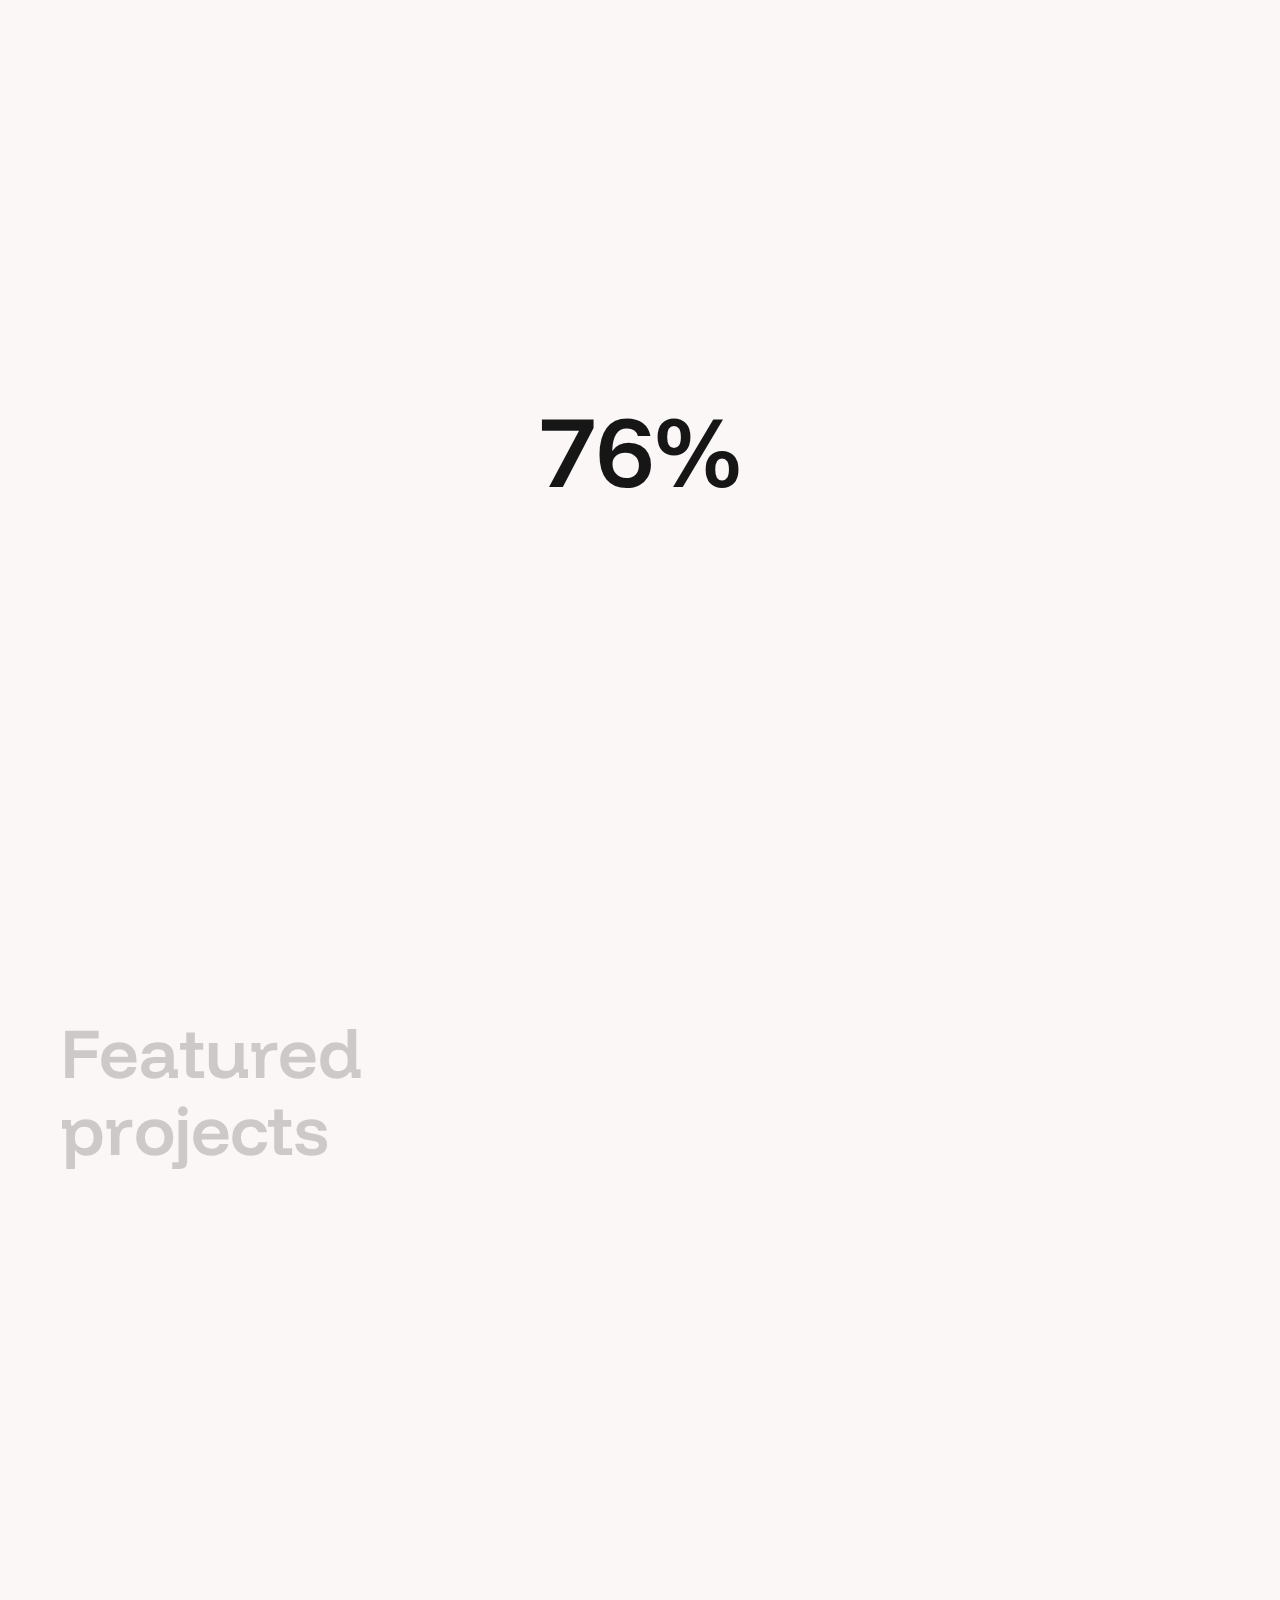
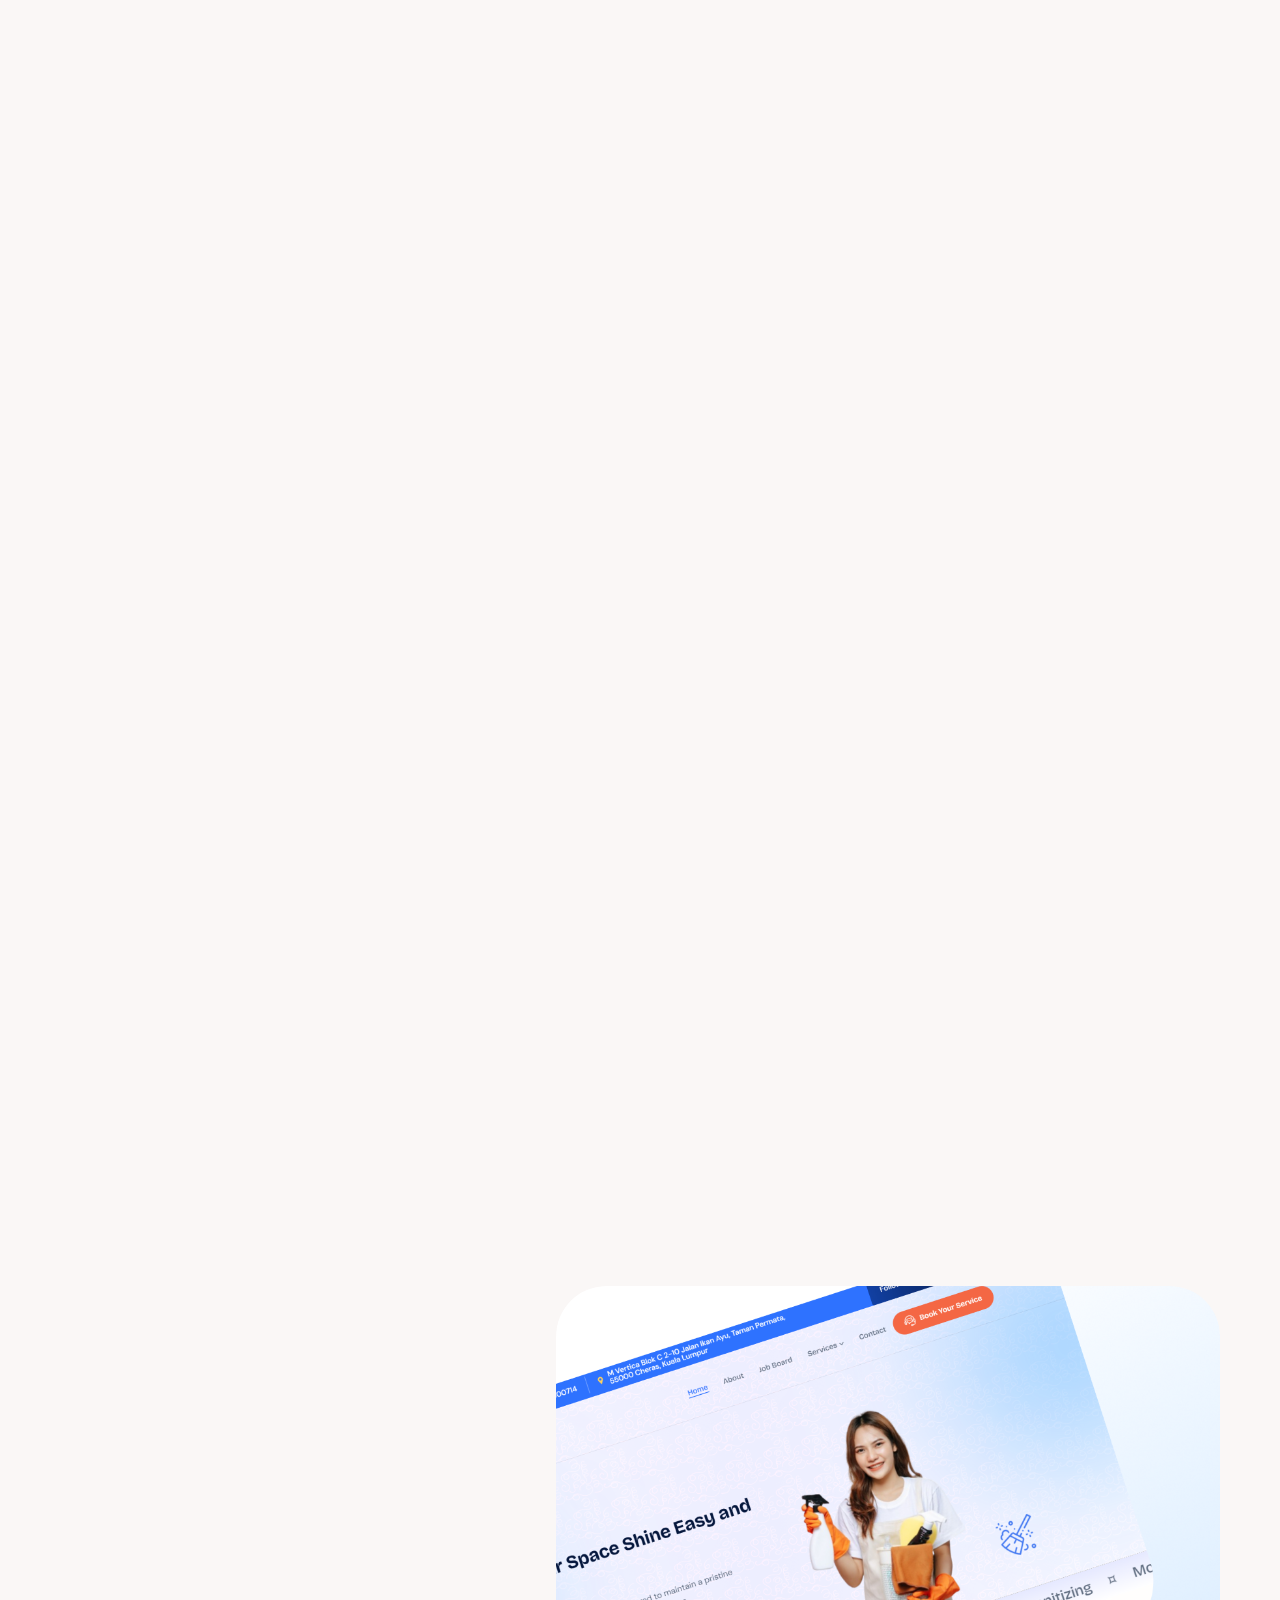
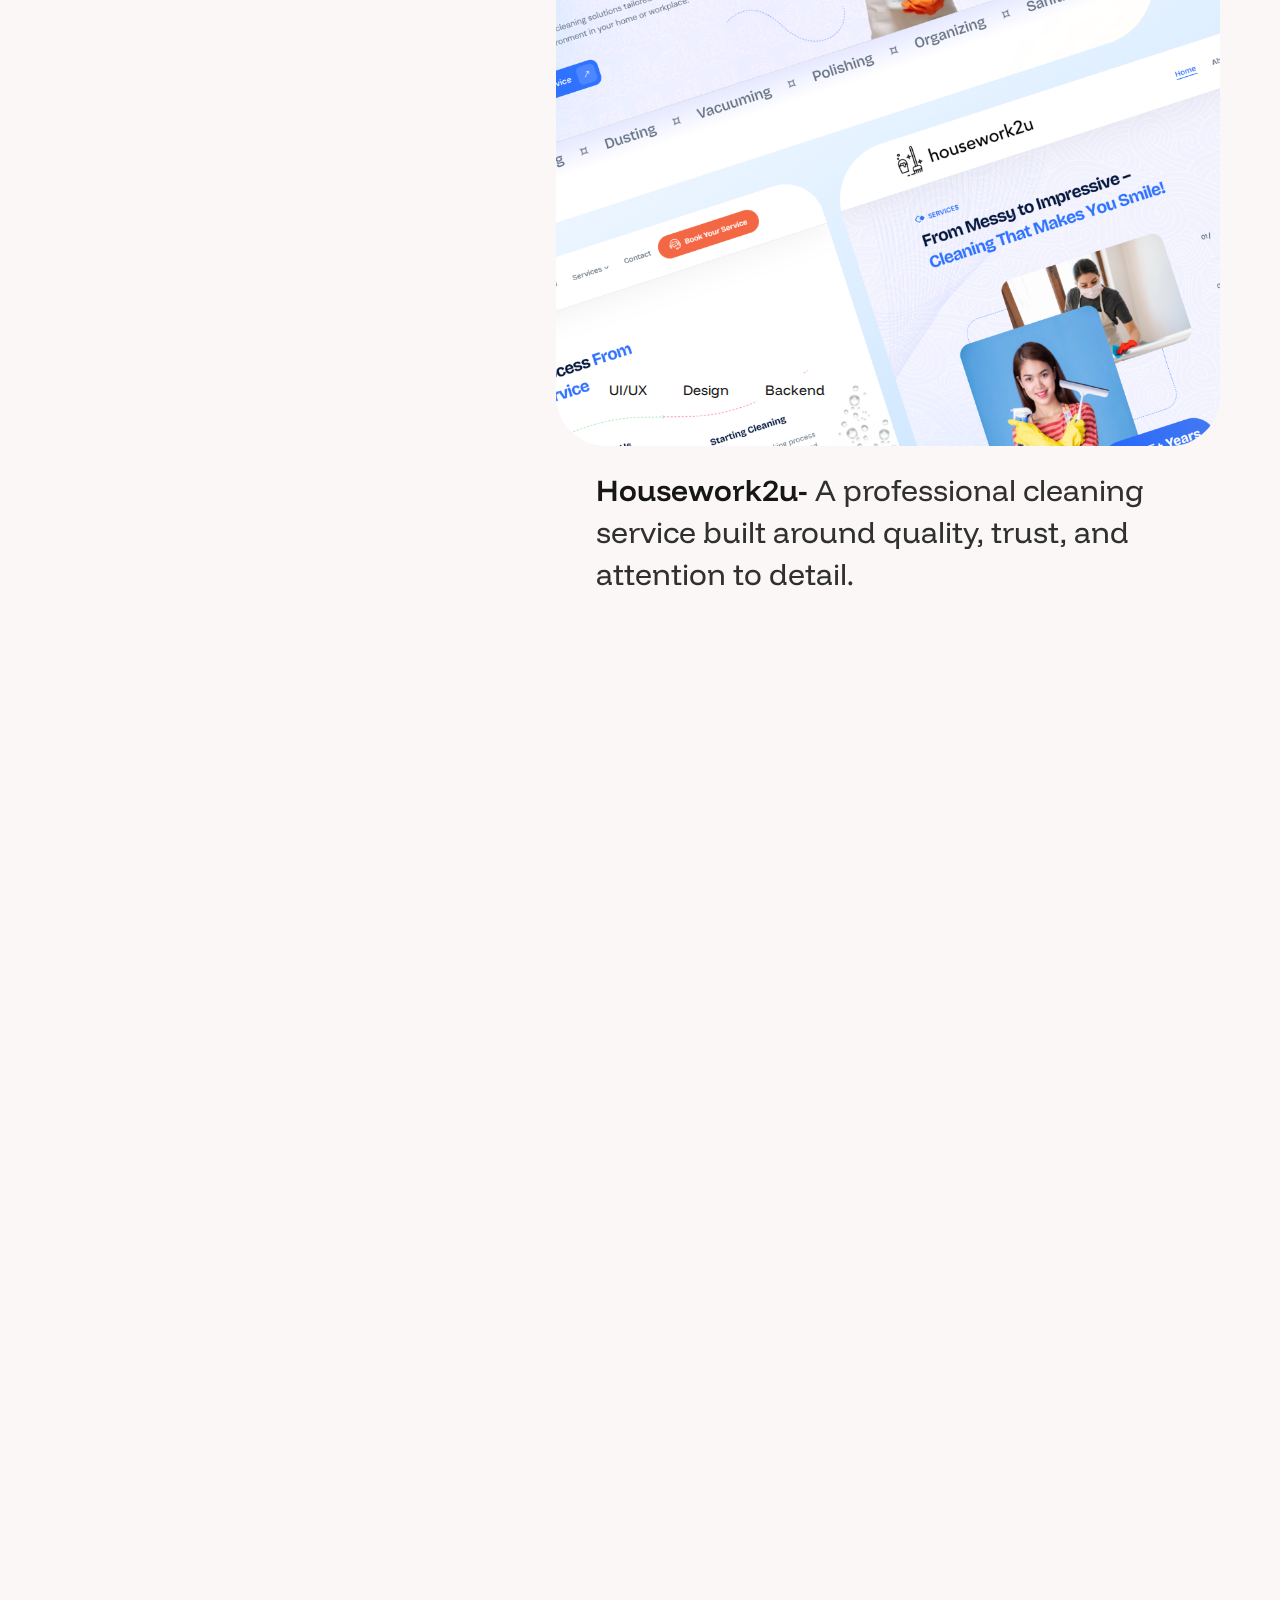
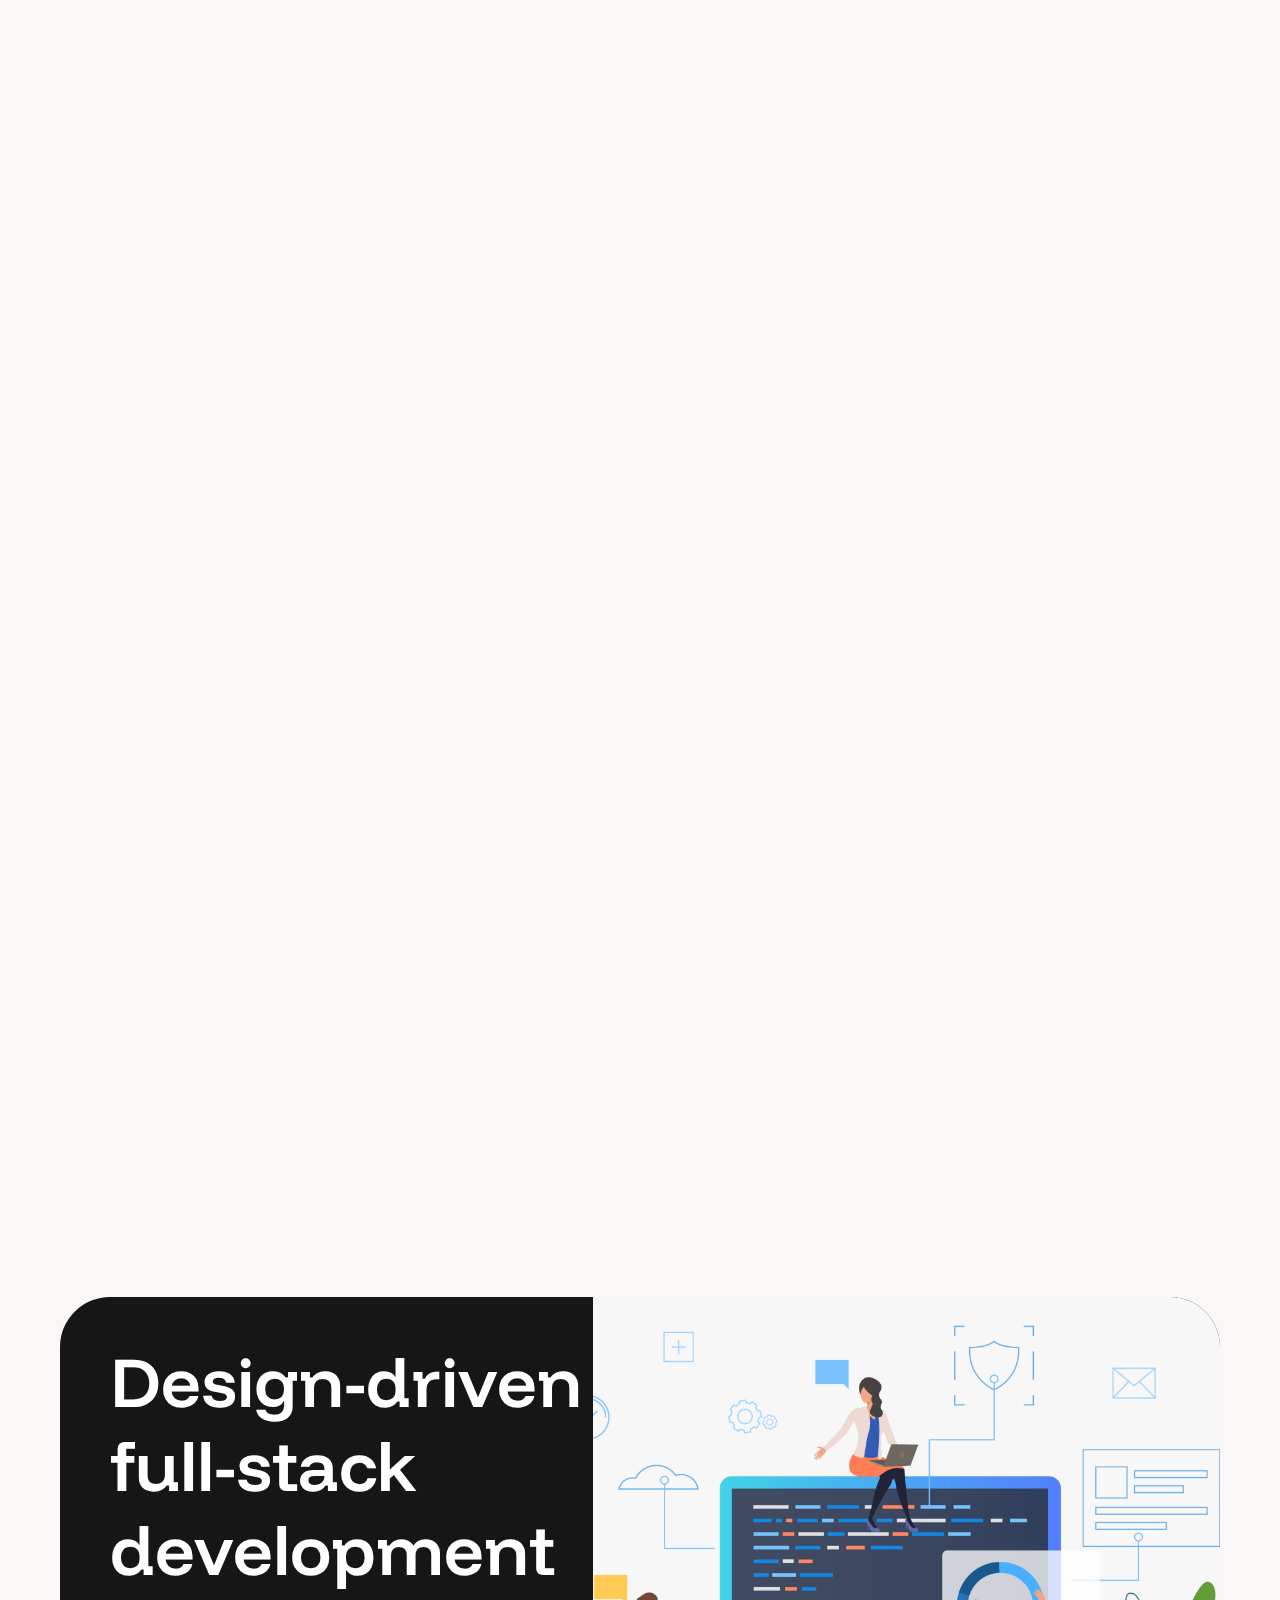
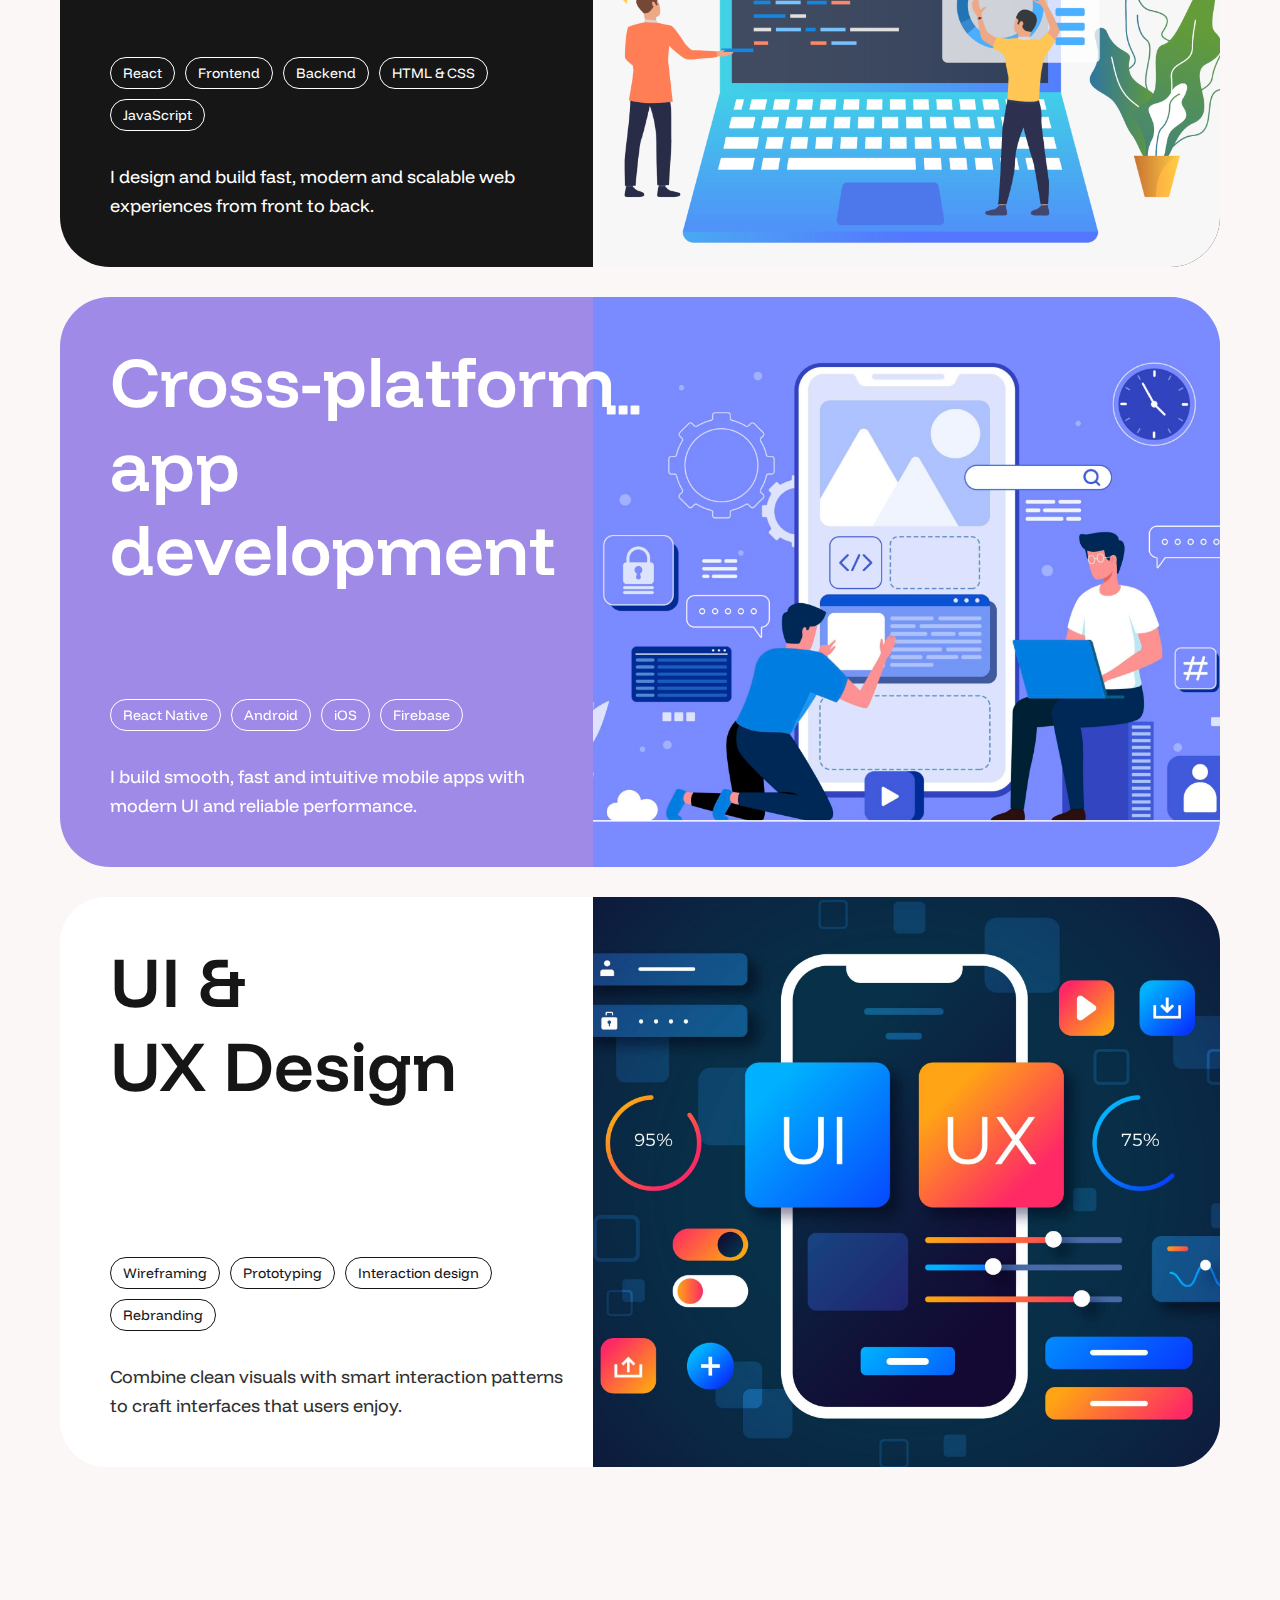
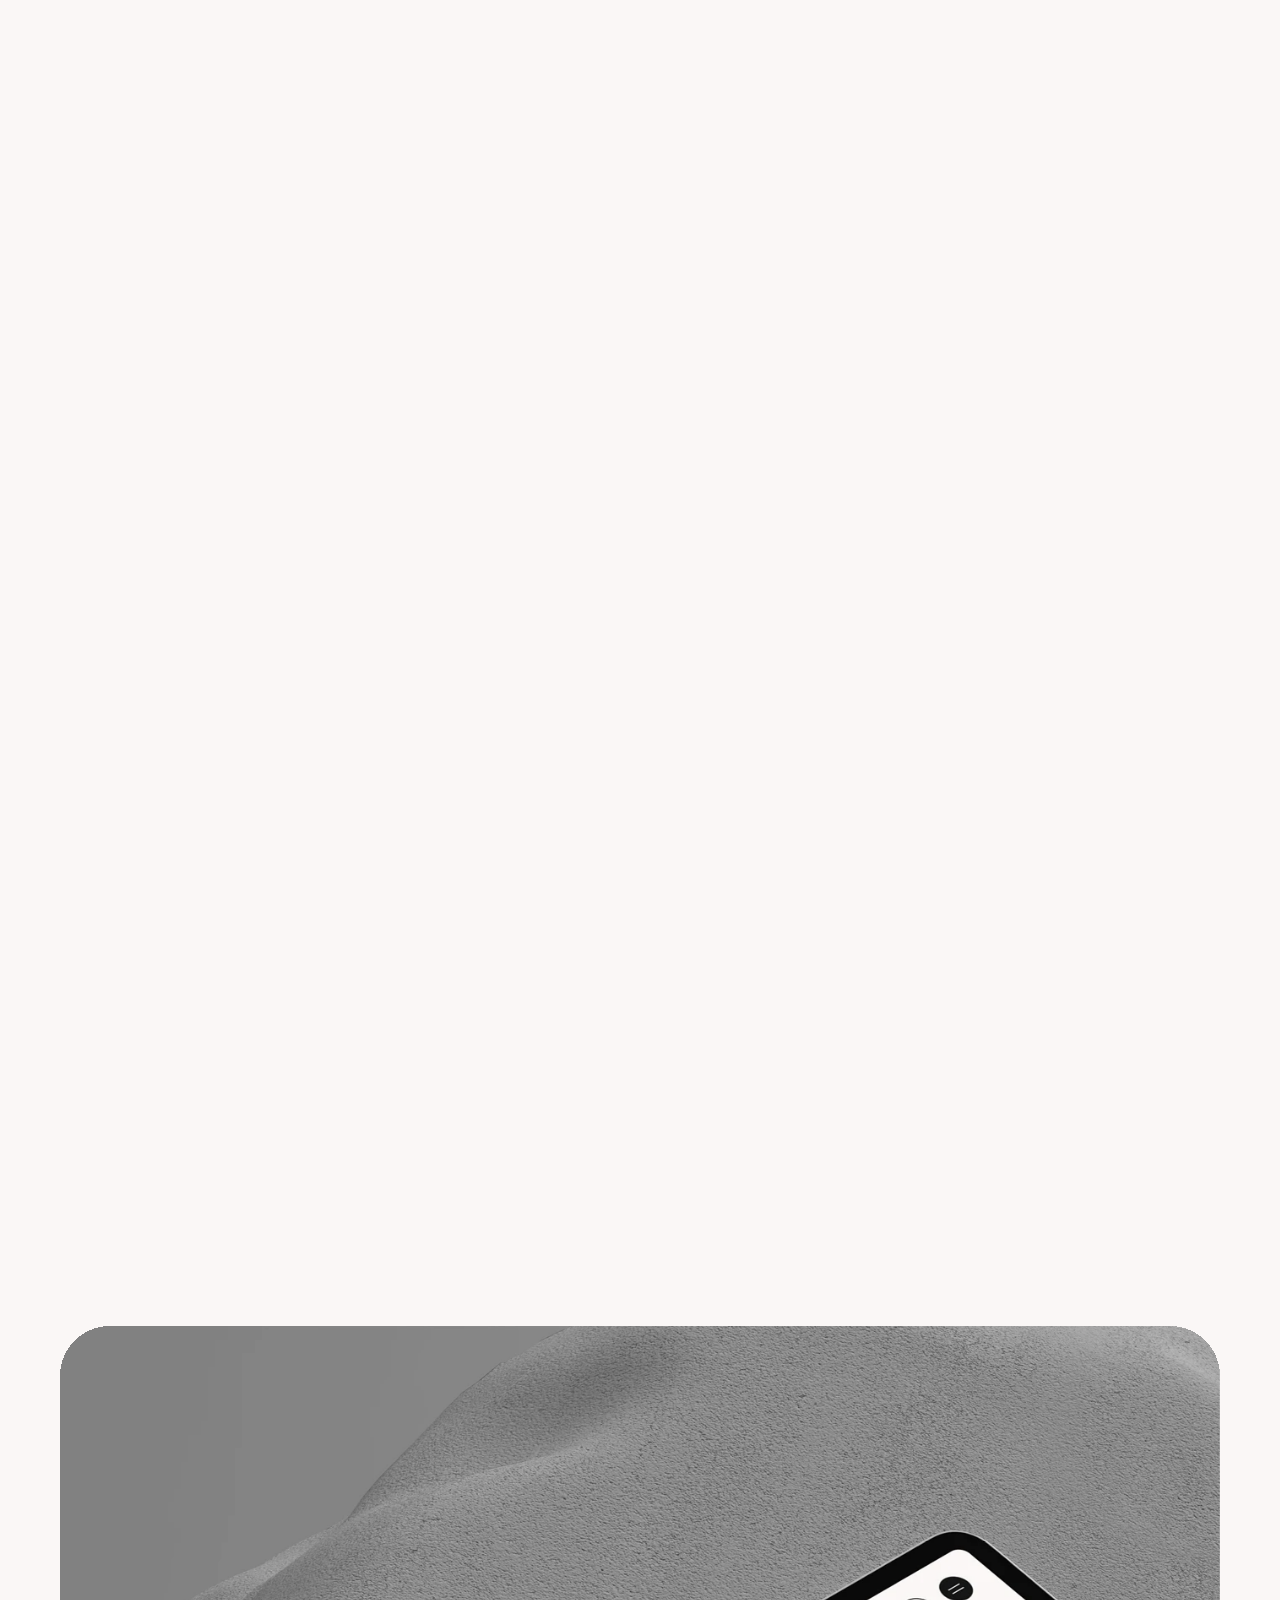
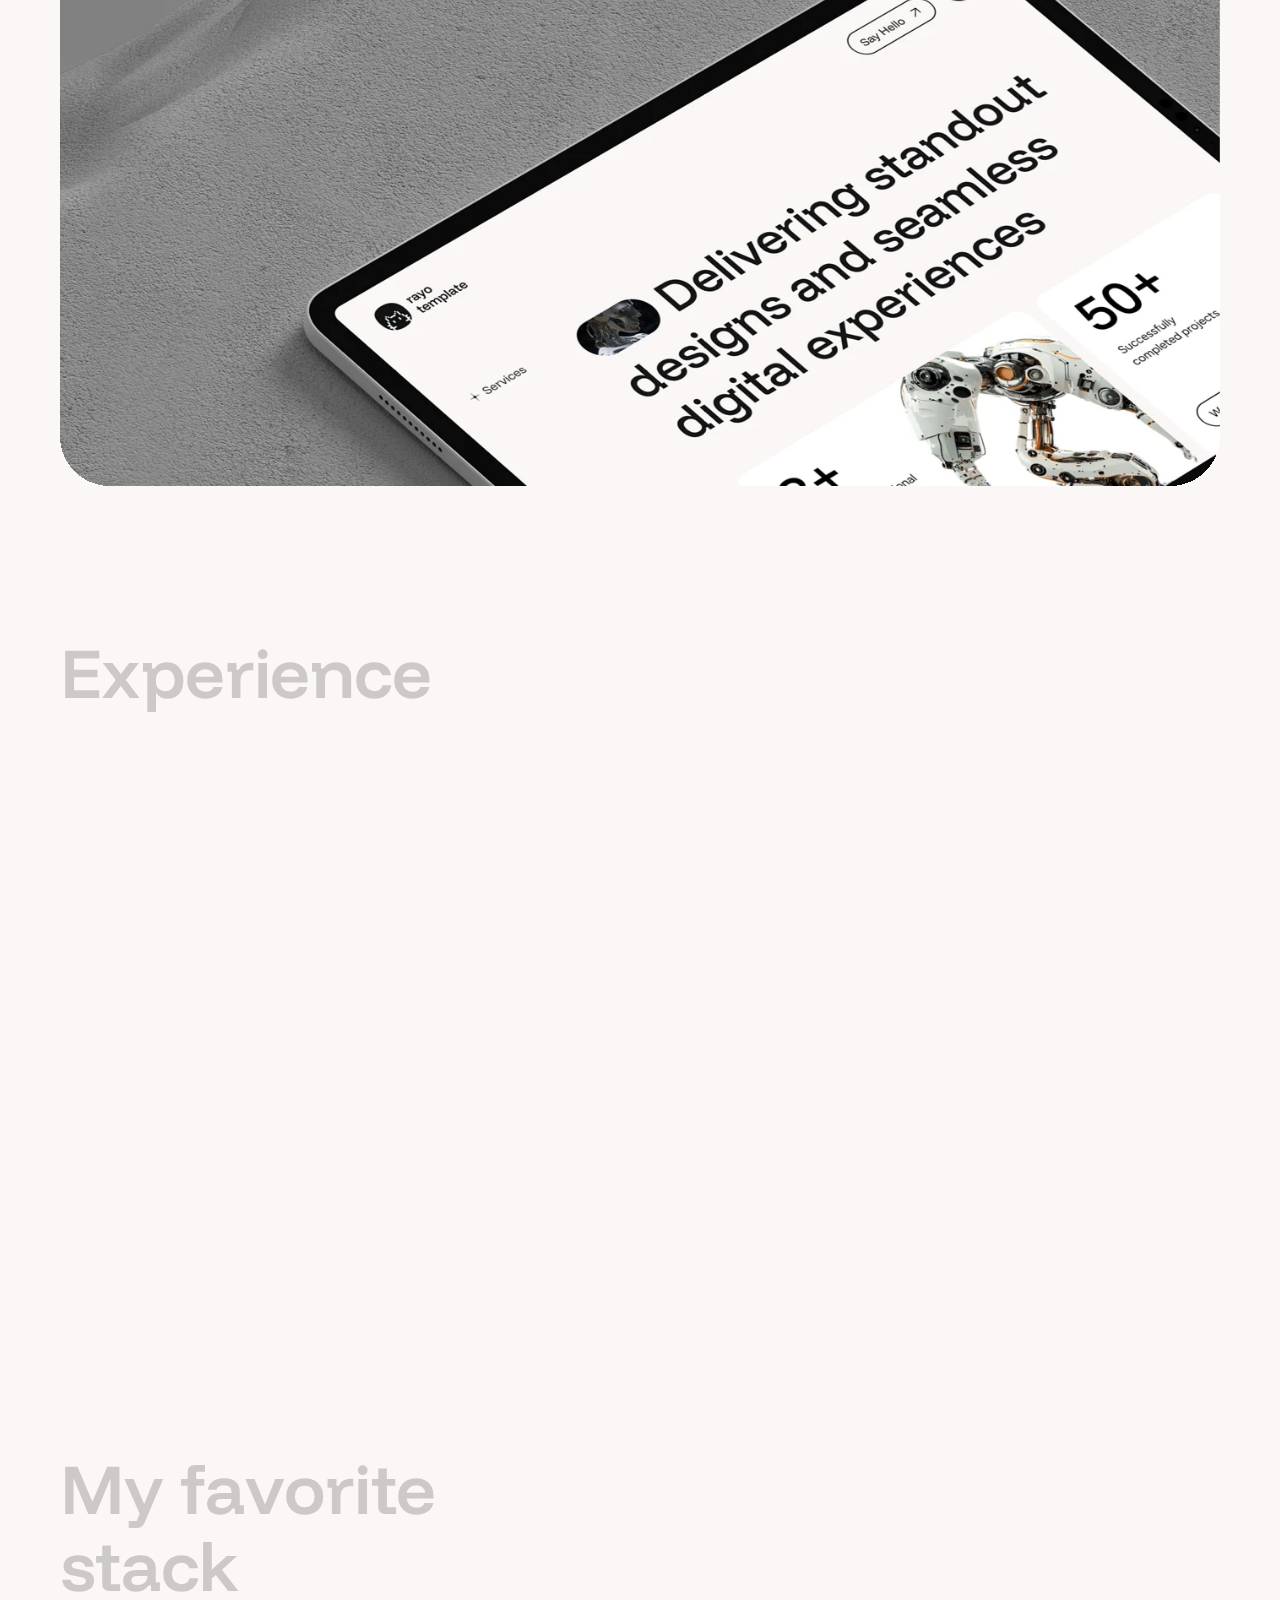
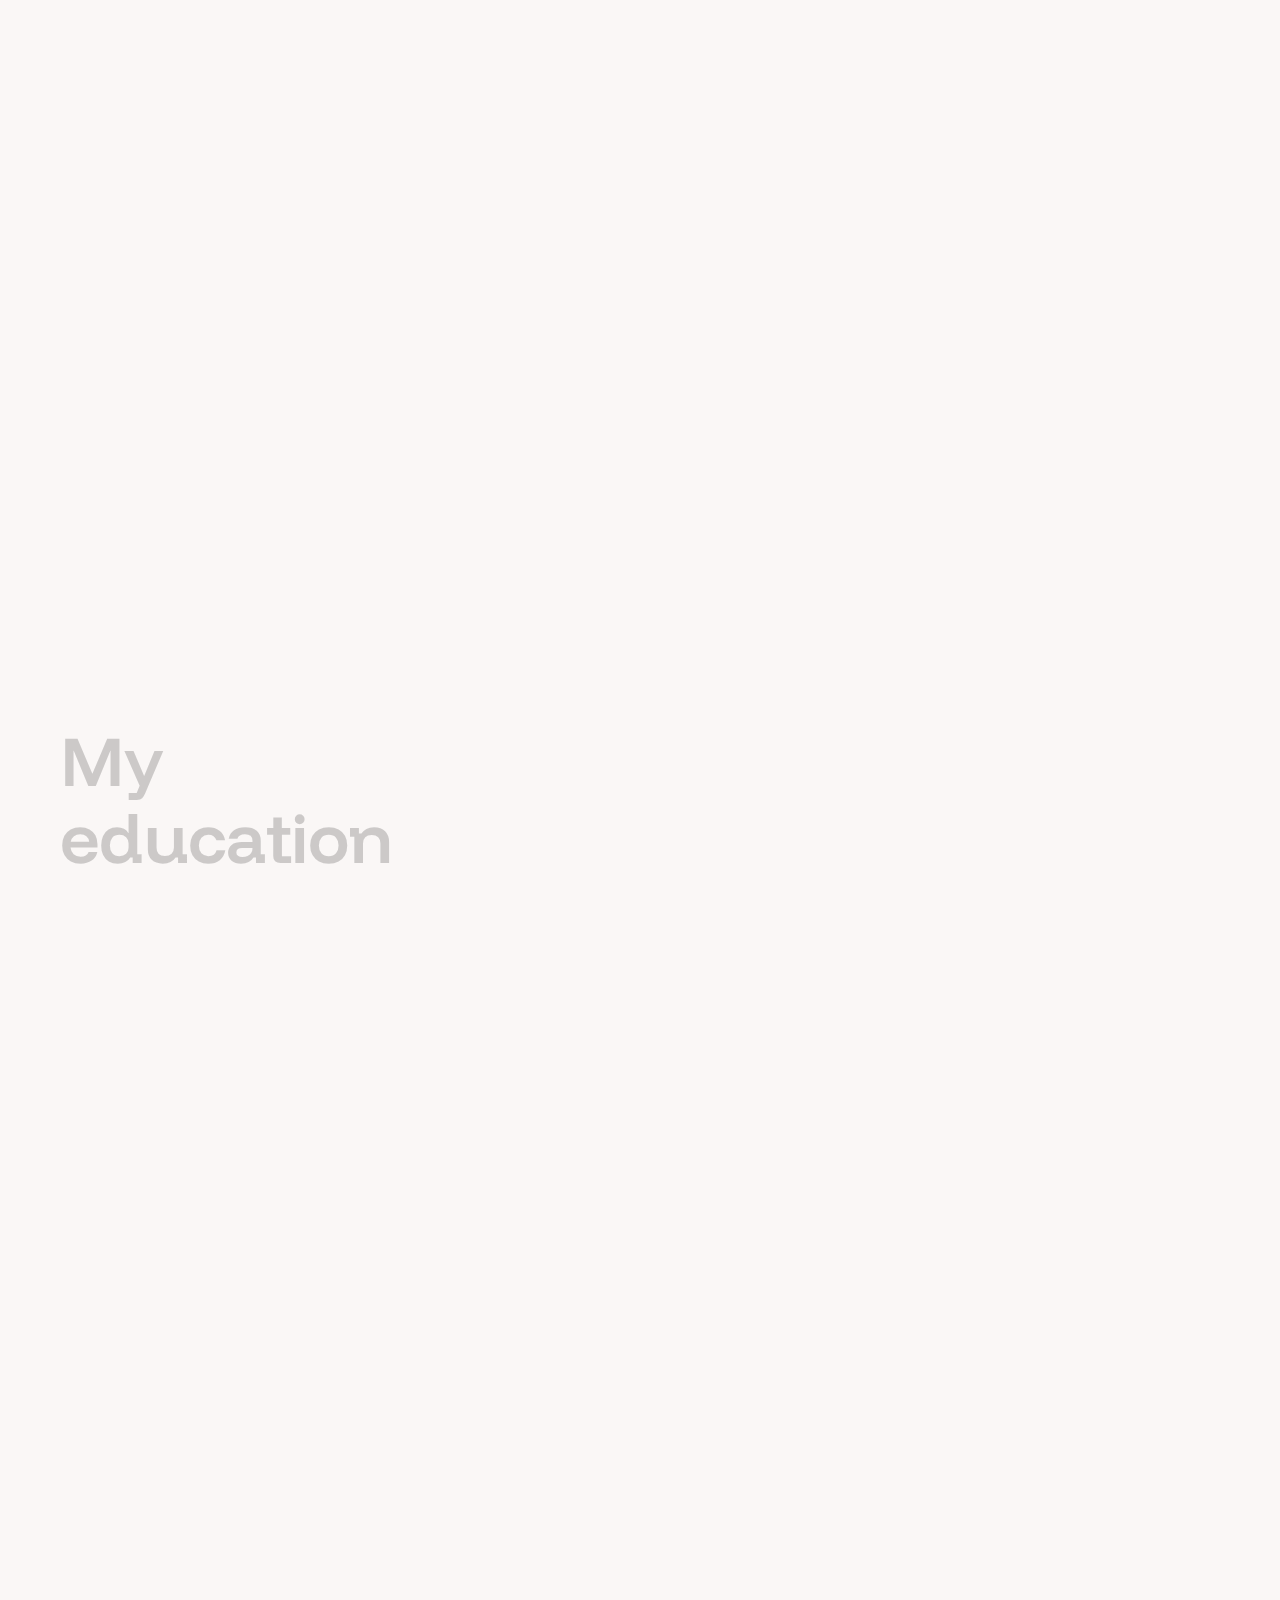
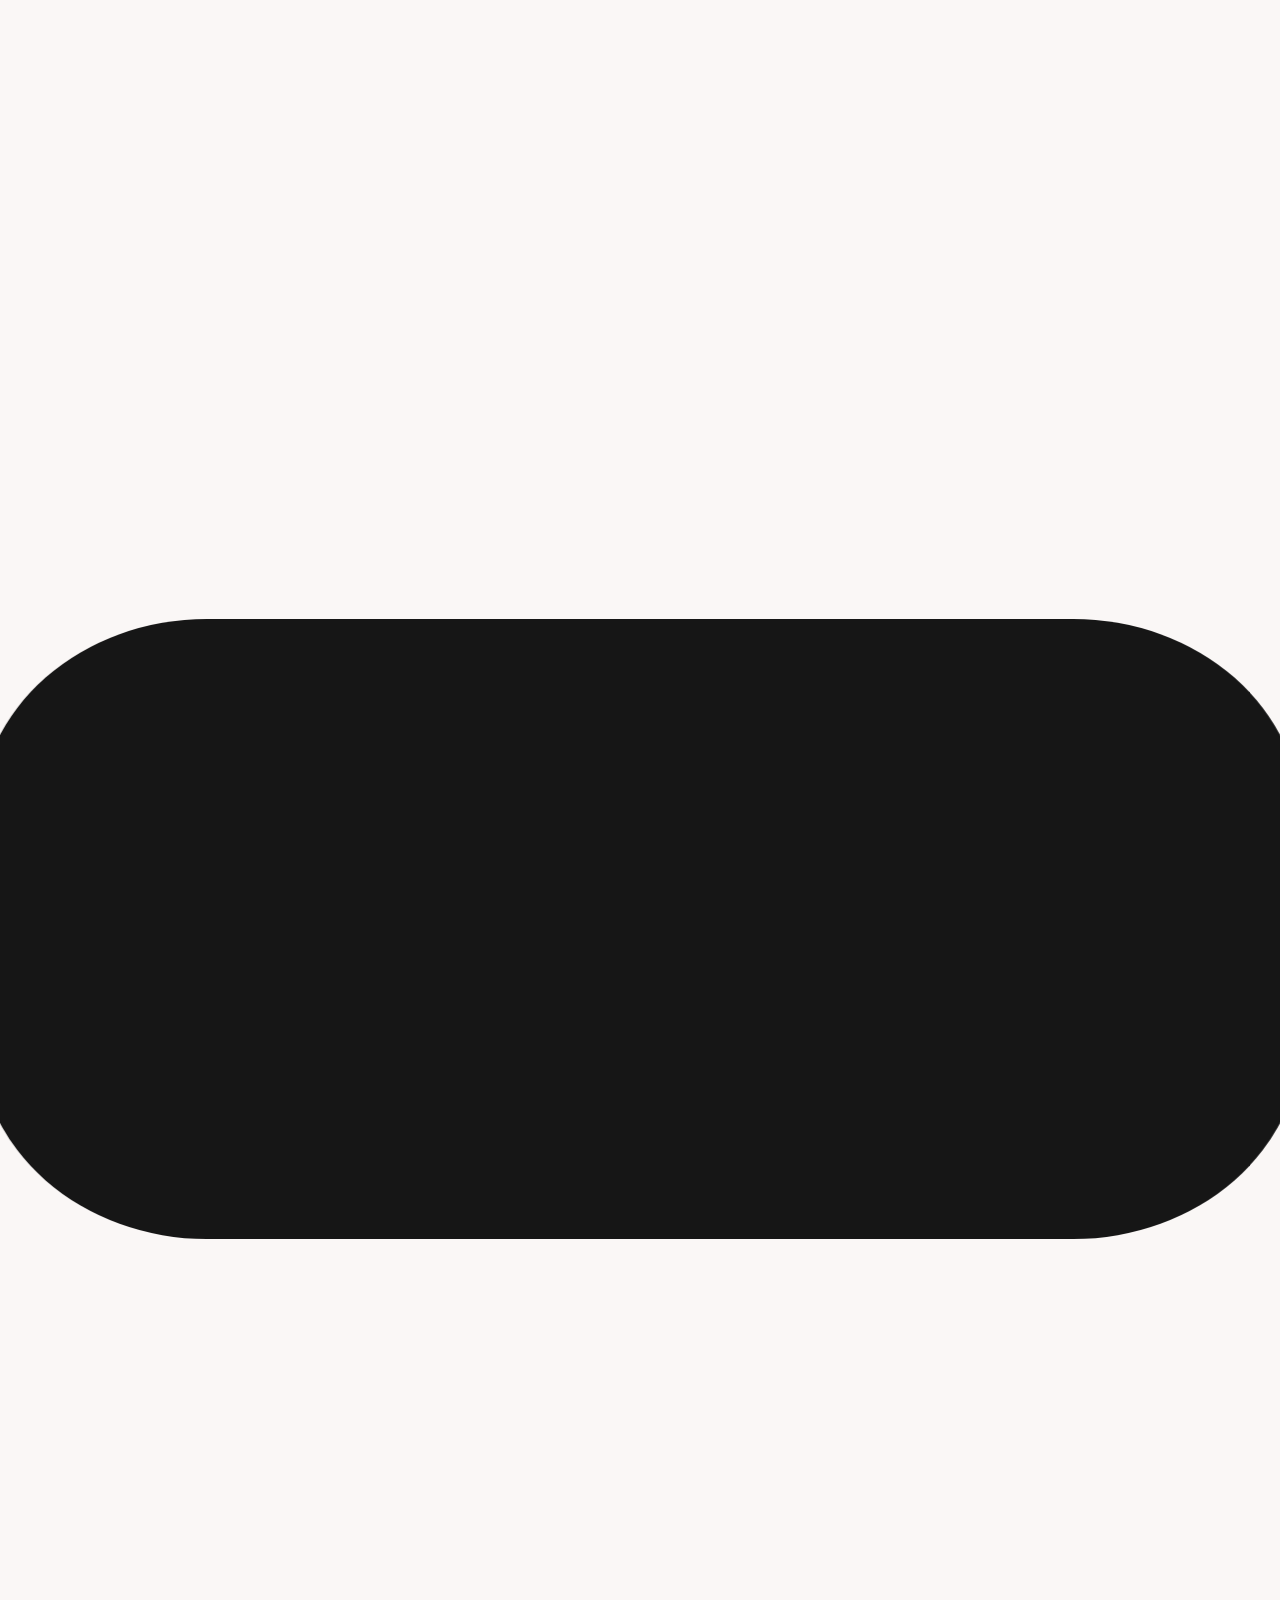
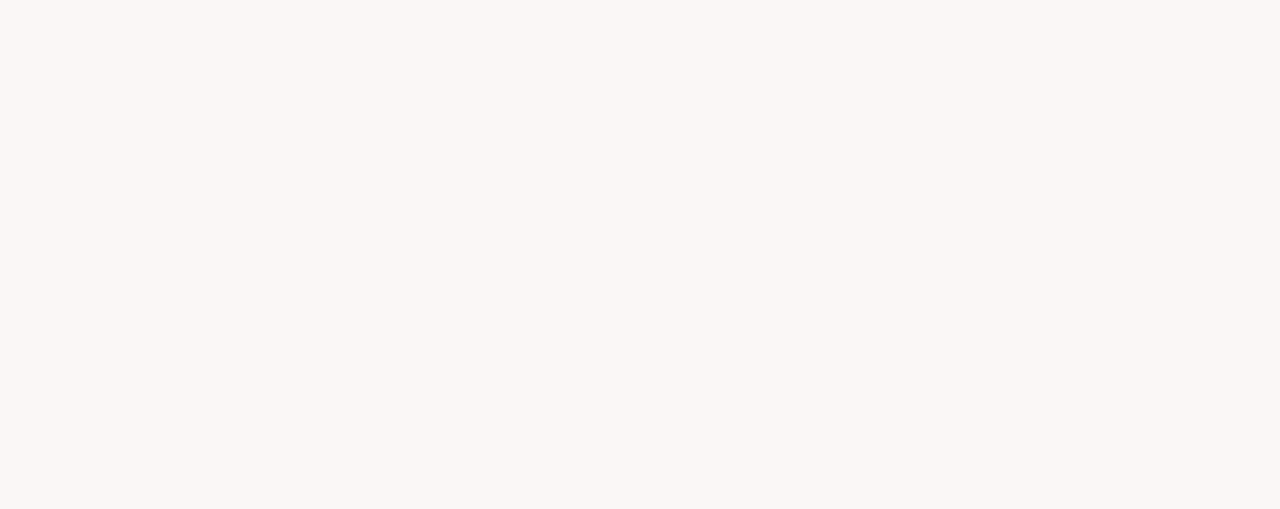
<file: index.html>
<!DOCTYPE html>
<html lang="en" dir="ltr">
  <head>
    <meta charset="UTF-8" />

    <!-- Page Title -->
    <title>Shahid Portfolio</title>

    <!-- Meta Tags -->
    <meta
      name="description"
      content="Full stack developer showcasing projects in frontend, backend, and cloud architecture. Passionate about building high-performance, user-focused web applications. Check out my work, skills, and professional background."
    />
    <meta
      name="keywords"
      content=", resume, portfolio, personal page, cv, template, one page, responsive, html5, css3, creative, clean"
    />
    <meta name="author" content="Shahid" />

    <!-- Viewport Meta-->
    <meta http-equiv="X-UA-Compatible" content="IE=edge" />
    <meta
      name="viewport"
      content="width=device-width, initial-scale=1, maximum-scale=1"
    />

    <!-- Template Favicon & Icons Start -->
    <link
      rel="icon"
      href="img/favicon/android-chrome-512x512.png"
      sizes="any"
    />
    <link
      rel="icon"
      href="img/favicon/android-chrome-192x192.png"
      type="image/svg+xml"
    />
    <link rel="apple-touch-icon" href="img/favicon/apple-touch-icon.png" />
    <link rel="manifest" href="img/favicon/manifest.webmanifest" />
    <!-- Template Favicon & Icons End -->

    <!-- Facebook Metadata Start -->
    <meta property="og:image:height" content="1200" />
    <meta property="og:image:width" content="1200" />
    <meta
      property="og:title"
      content="Full stack developer showcasing projects in frontend, backend, and cloud architecture. Passionate about building high-performance, user-focused web applications. Check out my work, skills, and professional background."
    />
    <meta
      property="og:description"
      content="Full stack developer showcasing projects in frontend, backend, and cloud architecture. Passionate about building high-performance, user-focused web applications. Check out my work, skills, and professional background."
    />

    <!-- Facebook Metadata End -->

    <!-- Template Styles Start -->
    <link rel="stylesheet" type="text/css" href="css/loaders/loader.css" />
    <link rel="stylesheet" type="text/css" href="css/plugins.css" />
    <link rel="stylesheet" type="text/css" href="css/main.css" />
    <!-- Template Styles End -->

    <!-- Custom Browser Color Start -->
    <meta
      name="theme-color"
      media="(prefers-color-scheme: light)"
      content="#FAF7F6"
    />
    <meta
      name="theme-color"
      media="(prefers-color-scheme: dark)"
      content="#161616"
    />
    <meta name="msapplication-navbutton-color" content="#161616" />
    <meta name="mobile-web-app-capable" content="yes" />
    <meta
      name="apple-mobile-web-app-status-bar-style"
      content="black-translucent"
    />
    <!-- Custom Browser Color End -->
  </head>

  <body>
    <!-- Loader Start -->
    <div id="loader" class="loader">
      <div class="loader__wrapper">
        <div class="loader__content">
          <div class="loader__count">
            <span class="count__text">0</span>
            <span class="count__percent">%</span>
          </div>
        </div>
      </div>
    </div>
    <!-- Loader End -->

    <!-- Menu & Menu Hamburger Start -->
    <nav class="mxd-nav__wrap" data-lenis-prevent="">
      <!-- Hamburger Start -->
      <div class="mxd-nav__contain loading__fade">
        <a href="#0" class="mxd-nav__hamburger">
          <!-- flip element -->
          <div class="hamburger__base"></div>
          <div class="hamburger__line"></div>
          <div class="hamburger__line"></div>
        </a>
      </div>
      <!-- Hamburger End -->

      <!-- Main Navigation Start -->
      <div class="mxd-menu__wrapper">
        <!-- background active layer -->
        <div class="mxd-menu__base"></div>
        <!-- menu container -->
        <div class="mxd-menu__contain">
          <div class="mxd-menu__inner">
            <!-- left side -->
            <div class="mxd-menu__left">
              <p class="mxd-menu__caption menu-fade-in">
                Innovative design<br />and cutting-edge development
              </p>
              <div class="main-menu">
                <nav class="main-menu__content">
                  <ul id="main-menu" class="main-menu__accordion">
                    <li class="main-menu__item">
                      <a class="main-menu__link btn btn-anim" href="index.html">
                        <span class="btn-caption">Home</span>
                      </a>
                    </li>
                    <li class="main-menu__item">
                      <a
                        class="main-menu__link btn btn-anim"
                        href="#resumeSection"
                      >
                        <span class="btn-caption">Resume</span>
                      </a>
                    </li>
                    <li class="main-menu__item">
                      <a
                        class="main-menu__link btn btn-anim"
                        href="#worksSection"
                      >
                        <span class="btn-caption">Works</span>
                      </a>
                    </li>
                    <li class="main-menu__item">
                      <a
                        class="main-menu__link btn btn-anim"
                        href="#serviceSection"
                      >
                        <span class="btn-caption">Services</span>
                      </a>
                    </li>
                    <li class="main-menu__item">
                      <a
                        class="main-menu__link btn btn-anim"
                        href="contact.html"
                      >
                        <span class="btn-caption">Contact</span>
                      </a>
                    </li>
                  </ul>
                </nav>
              </div>
            </div>
            <!-- right side -->
            <!-- <div class="mxd-menu__right">
              <div class="menu-promo">
                <div class="menu-promo__content">
                  <p class="menu-promo__caption menu-fade-in">
                    👋 Nice to see you!<br />I'm Alex Walker, digital designer
                    and illustrator based in Odesa, Ukraine
                  </p>
                  <div class="menu-promo__video">
                    <video
                      class="menu-video"
                      id="inner-video"
                      preload="auto"
                      autoplay="autoplay"
                      loop="loop"
                      muted="muted"
                      poster="https://dummyimage.com/540x310/5d5d5d/737373"
                    >
                      <source type="video/mp4" src="video/540x310_video.mp4" />
                      <source
                        type="video/webm"
                        src="video/540x310_video.webm"
                      />
                      <source type="video/ogv" src="video/540x310_video.ogv" />
                    </video>
                  </div>
                </div>
              </div>
            </div> -->
            <!-- data bottom line -->
            <div class="mxd-menu__data menu-fade-in">
              <p class="t-xsmall">
                Made with
                <i class="ph-fill ph-heart t-additional"></i>
                by
                <a class="no-effect" href="#" target="_blank">Shahid Ali</a>
              </p>
              <p class="t-xsmall">
                All rights Reserved <i class="ph ph-copyright"></i>
                2025-26
              </p>
            </div>
          </div>
        </div>
      </div>
      <!-- Main Navigation End -->
    </nav>
    <!-- Menu & Menu Hamburger End -->

    <!-- Header Start -->
    <header id="header" class="mxd-header">
      <!-- header logo -->
      <div class="mxd-header__logo loading__fade">
        <a href="index.html" class="mxd-logo">
          <!-- logo icon -->
          <svg
            class="mxd-logo__image"
            version="1.1"
            xmlns="http://www.w3.org/2000/svg"
            x="0px"
            y="0px"
            viewBox="0 0 56 56"
            style="enable-background: new 0 0 56 56"
            xml:space="preserve"
          >
            <style type="text/css">
              .mxd-logo__bg {
                fill: var(--base-opp);
              }
              .mxd-logo__cat {
                clip-path: url(#mxd-logo__id);
                fill: var(--base);
              }
            </style>
            <path
              class="mxd-logo__bg"
              d="M56,28c0,11.1-2.9,28-28,28S0,39.1,0,28S2.9,0,28,0S56,16.9,56,28z"
            />
            <g>
              <defs>
                <path
                  id="mxd-logo__clippath"
                  d="M28,0C2.9,0,0,16.9,0,28s2.9,28,28,28s28-16.9,28-28S53.1,0,28,0z"
                />
              </defs>
              <clipPath id="mxd-logo__id">
                <use
                  xlink:href="#mxd-logo__clippath"
                  style="overflow: visible"
                />
              </clipPath>
              <path
                class="mxd-logo__cat"
                d="M33.6,34.5h0.9
                c0.5,0,0.9,0.4,0.9,0.9v3.7c0,0.5-0.4,0.9-0.9,0.9h-0.9c-0.5,0-0.9-0.4-0.9-0.9v-3.7C32.7,34.9,33.1,34.5,33.6,34.5z M20.5,37.3
                v1.9c0,0.5,0.4,0.9,0.9,0.9h0.9c0.5,0,0.9-0.4,0.9-0.9v-3.7c0-0.5-0.4-0.9-0.9-0.9h-0.9c-0.5,0-0.9,0.4-0.9,0.9V37.3L20.5,37.3z
                M39.2,21.5v0.9c0,0.5-0.4,0.9-0.9,0.9h-0.9c-0.5,0-0.9-0.4-0.9-0.9v-0.9c0-0.5,0.4-0.9,0.9-0.9h0.9C38.8,20.5,39.2,21,39.2,21.5z
                M34.5,26.1h0.9c0.5,0,0.9-0.4,0.9-0.9v-0.9c0-0.5-0.4-0.9-0.9-0.9h-0.9c-0.5,0-0.9,0.4-0.9,0.9v0.9C33.6,25.7,34,26.1,34.5,26.1z
                M28,26.1h-4.7c-0.5,0-0.9,0.4-0.9,0.9V28c0,0.5,0.4,0.9,0.9,0.9h9.3c0.5,0,0.9-0.4,0.9-0.9v-0.9c0-0.5-0.4-0.9-0.9-0.9H28L28,26.1
                z M19.6,24.3v0.9c0,0.5,0.4,0.9,0.9,0.9h0.9c0.5,0,0.9-0.4,0.9-0.9v-0.9c0-0.5-0.4-0.9-0.9-0.9h-0.9C20,23.3,19.6,23.8,19.6,24.3z
                M16.8,21.5v0.9c0,0.5,0.4,0.9,0.9,0.9h0.9c0.5,0,0.9-0.4,0.9-0.9v-0.9c0-0.5-0.4-0.9-0.9-0.9h-0.9C17.2,20.5,16.8,21,16.8,21.5z
                M14,26.1v4.7c0,0.5,0.4,0.9,0.9,0.9h0.9c0.5,0,0.9-0.4,0.9-0.9v-6.5c0-0.5-0.4-0.9-0.9-0.9h-0.9c-0.5,0-0.9,0.4-0.9,0.9V26.1
                L14,26.1z M11.2,34.5v1.9c0,0.5-0.4,0.9-0.9,0.9H7.5c-0.5,0-0.9,0.4-0.9,0.9v0.9c0,0.5,0.4,0.9,0.9,0.9h0.9c0.5,0,0.9,0.4,0.9,0.9
                V42c0,0.5-0.4,0.9-0.9,0.9H7.5c-0.5,0-0.9,0.4-0.9,0.9v0.9c0,0.5,0.4,0.9,0.9,0.9h0.9c0.5,0,0.9,0.4,0.9,0.9V56
                c0,0.5,0.4,0.9,0.9,0.9h0.9c0.5,0,0.9-0.4,0.9-0.9v-6.5c0-0.5,0.4-0.9,0.9-0.9h3.7c0.5,0,0.9-0.4,0.9-0.9v-0.9
                c0-0.5-0.4-0.9-0.9-0.9h-3.7c-0.5,0-0.9-0.4-0.9-0.9v-6.5c0-0.5,0.4-0.9,0.9-0.9c0.5,0,0.9-0.4,0.9-0.9v-3.7c0-0.5-0.4-0.9-0.9-0.9
                h-0.9c-0.5,0-0.9,0.4-0.9,0.9L11.2,34.5L11.2,34.5z M42,26.1v-1.9c0-0.5-0.4-0.9-0.9-0.9h-0.9c-0.5,0-0.9,0.4-0.9,0.9v6.5
                c0,0.5,0.4,0.9,0.9,0.9h0.9c0.5,0,0.9-0.4,0.9-0.9V26.1L42,26.1z M49.5,39.2v-0.9c0-0.5-0.4-0.9-0.9-0.9h-2.8
                c-0.5,0-0.9-0.4-0.9-0.9v-3.7c0-0.5-0.4-0.9-0.9-0.9h-0.9c-0.5,0-0.9,0.4-0.9,0.9v3.7c0,0.5,0.4,0.9,0.9,0.9c0.5,0,0.9,0.4,0.9,0.9
                v6.5c0,0.5-0.4,0.9-0.9,0.9h-3.7c-0.5,0-0.9,0.4-0.9,0.9v0.9c0,0.5,0.4,0.9,0.9,0.9h3.7c0.5,0,0.9,0.4,0.9,0.9V56
                c0,0.5,0.4,0.9,0.9,0.9h0.9c0.5,0,0.9-0.4,0.9-0.9v-9.3c0-0.5,0.4-0.9,0.9-0.9h0.9c0.5,0,0.9-0.4,0.9-0.9v-0.9
                c0-0.5-0.4-0.9-0.9-0.9h-0.9c-0.5,0-0.9-0.4-0.9-0.9v-0.9c0-0.5,0.4-0.9,0.9-0.9h0.9C49,40.1,49.5,39.7,49.5,39.2L49.5,39.2z"
              />
            </g>
          </svg>
          <!-- logo text -->
          <span class="mxd-logo__text">shahid<br />ali</span>
        </a>
      </div>
      <!-- header controls -->
      <div class="mxd-header__controls loading__fade">
        <button
          id="color-switcher"
          class="mxd-color-switcher"
          type="button"
          role="switch"
          aria-label="light/dark mode"
          aria-checked="true"
        ></button>
        <a
          class="btn btn-anim btn-default btn-mobile-icon btn-outline slide-right-up"
          href="contact.html"
        >
          <span class="btn-caption">Say Hello</span>
          <i class="ph-bold ph-arrow-up-right"></i>
        </a>
      </div>
    </header>
    <!-- Header End -->

    <!-- Page Content Start -->
    <main id="mxd-page-content" class="mxd-page-content">
      <!-- Hero Section Start -->
      <div class="mxd-section">
        <div class="mxd-hero-07">
          <div class="mxd-hero-07__wrap loading-wrap">
            <!-- bottom part -->
            <div class="mxd-hero-07__bottom">
              <div class="mxd-hero-07__circle">
                <div
                  class="hero-07-circle__image hero-07-slide-out-scroll loading__item"
                >
                  <img src="img/hero/2.png" alt="Hero Image" />
                </div>
                <div class="hero-07-circle__container hero-07-fade-out-scroll">
                  <div class="hero-07-circle__item item-01 loading__item">
                    <div class="mxd-hero__mark">
                      <span class="mark-icon"></span>
                      <span class="mark-text">Available for freelance</span>
                    </div>
                  </div>
                </div>
                <div
                  class="hero-07-circle__container mobile-row hero-07-fade-out-scroll"
                >
                  <div class="hero-07-circle__item item-02 loading__item">
                    <div class="mxd-counter small">
                      <p
                        id="stats-counter-1"
                        class="mxd-counter__number mxd-stats-number small"
                      >
                        0
                      </p>
                      <p class="mxd-counter__descr t-140 t-bright t-small">
                        Years of experience
                      </p>
                    </div>
                  </div>
                  <div class="hero-07-circle__item item-03 loading__item">
                    <div class="mxd-counter small">
                      <p
                        id="stats-counter-2"
                        class="mxd-counter__number mxd-stats-number small"
                      >
                        0
                      </p>
                      <p class="mxd-counter__descr t-140 t-bright t-small">
                        Successful projects
                      </p>
                    </div>
                  </div>
                </div>
              </div>
              <div class="mxd-hero-07__info loading__fade">
                <div class="hero-07-info__container">
                  <div class="hero-07-info__descr">
                    <p class="t-large t-medium t-140 t-bright">
                      Hey! I'm Shahid Ali.<br />Full-stack developer, modern web
                      designs and problem solver.
                    </p>
                  </div>
                  <div class="hero-07-info__tags">
                    <span class="tag tag-default tag-outline-medium">HTML</span>
                    <span class="tag tag-default tag-outline-medium"
                      >Frontend</span
                    >
                    <span class="tag tag-default tag-outline-medium"
                      >React Native</span
                    >
                    <span class="tag tag-default tag-outline-medium"
                      >API development</span
                    >
                    <span class="tag tag-default tag-outline-medium">SQL</span>
                  </div>
                </div>
                <div class="hero-07-info__container">
                  <div class="hero-07-info__tags right-align-desktop">
                    <span class="tag tag-default tag-outline-medium"
                      >Interactive design</span
                    >
                    <span class="tag tag-default tag-outline-medium"
                      >Editorial</span
                    >
                    <span class="tag tag-default tag-outline-medium"
                      >MongoDB</span
                    >
                    <span class="tag tag-default tag-outline-medium"
                      >UI/UX</span
                    >
                    <span class="tag tag-default tag-outline-medium"
                      >Branding</span
                    >
                    <span class="tag tag-default tag-outline-medium"
                      >Web design</span
                    >
                  </div>
                </div>
              </div>
            </div>
            <!-- scroll for more -->
            <div class="mxd-hero-07__more loading__fade">
              <a
                class="btn btn-line-default btn-anim slide-down"
                href="#worksSection"
              >
                <span class="btn-caption">Scroll for more</span>
                <i class="ph-bold ph-arrow-elbow-right-down"></i>
              </a>
            </div>
            <!--  -->
            <div class="mxd-hero-07__tl-trigger"></div>
          </div>
        </div>
      </div>
      <!-- Hero Section End -->

      <!-- Section - Projects  #01 Start -->
      <div
        id="worksSection"
        class="mxd-section padding-hero-06 padding-default"
      >
        <div class="mxd-container grid-container">
          <!-- Block - Projects Pinned #01 with Section Title Start -->
          <div class="mxd-block">
            <div class="mxd-pinned-projects">
              <div class="container-fluid px-0">
                <div class="row gx-0">
                  <div class="col-12 col-xl-5 mxd-pinned-projects__static">
                    <div class="mxd-pinned-projects__static-inner no-margin">
                      <!-- Section Title Start -->
                      <div class="mxd-section-title no-margin-desktop">
                        <div class="container-fluid p-0">
                          <div class="row g-0">
                            <div class="col-12 mxd-grid-item no-margin">
                              <div class="mxd-section-title__title">
                                <h2 class="reveal-type">
                                  Featured<br />projects
                                </h2>
                              </div>
                            </div>
                            <div class="col-12 mxd-grid-item no-margin">
                              <div class="mxd-section-title__descr">
                                <p class="anim-uni-in-up">
                                  Explore a selection of projects blending<br />creativity
                                  with practical design
                                </p>
                              </div>
                            </div>
                            <div class="col-12 mxd-grid-item no-margin">
                              <div
                                class="mxd-section-title__controls anim-uni-in-up"
                              >
                                <a
                                  class="btn btn-anim btn-default btn-outline slide-right-up"
                                  href="contact.html"
                                >
                                  <span class="btn-caption">Let’s connect</span>
                                  <i class="ph-bold ph-arrow-up-right"></i>
                                </a>
                              </div>
                            </div>
                          </div>
                        </div>
                      </div>
                      <!-- Section Title End -->
                    </div>
                  </div>
                  <div class="col-12 col-xl-7 mxd-pinned-projects__scroll">
                    <div
                      class="mxd-pinned-projects__scroll-inner mxd-grid-item no-margin"
                    >
                      <!-- item -->
                      <div class="mxd-project-item">
                        <a
                          class="mxd-project-item__media anim-uni-in-up"
                          target="_blank"
                          href="https://mytiusyen.com"
                        >
                          <div
                            class="mxd-project-item__preview preview-image-1 parallax-img-small"
                          ></div>
                          <div class="mxd-project-item__tags">
                            <span class="tag tag-default tag-permanent"
                              >UI/UX</span
                            >
                            <span class="tag tag-default tag-permanent"
                              >Web design</span
                            >
                            <span class="tag tag-default tag-permanent"
                              >Full stack website</span
                            >
                          </div>
                        </a>
                        <div class="mxd-project-item__promo">
                          <div class="mxd-project-item__name">
                            <a
                              class="anim-uni-in-up"
                              href="https://mytiusyen.com"
                              target="_blank"
                              ><span>Mytusyen-</span> Global Tutor Job Portal</a
                            >
                          </div>
                        </div>
                      </div>
                      <!-- item -->
                      <div class="mxd-project-item">
                        <a
                          class="mxd-project-item__media anim-uni-in-up"
                          target="_blank"
                          href="https://ripurajagro.com"
                        >
                          <div
                            class="mxd-project-item__preview preview-image-2 parallax-img-small"
                          ></div>
                          <div class="mxd-project-item__tags">
                            <span class="tag tag-default tag-permanent"
                              >Frontend</span
                            >
                            <span class="tag tag-default tag-permanent"
                              >Wordpress</span
                            >
                            <span class="tag tag-default tag-permanent"
                              >Rice</span
                            >
                          </div>
                        </a>
                        <div class="mxd-project-item__promo">
                          <div class="mxd-project-item__name">
                            <a
                              class="anim-uni-in-up"
                              target="_blank"
                              href="https://ripurajagro.com"
                              ><span>Ripuraj Agro- </span> is a well known brand
                              manufacturing giant in Bihar</a
                            >
                          </div>
                        </div>
                      </div>
                      <!-- item -->
                      <div class="mxd-project-item">
                        <a
                          class="mxd-project-item__media"
                          target="_blank"
                          href="https://housework2u.com"
                        >
                          <div
                            class="mxd-project-item__preview preview-image-3 parallax-img-small"
                          ></div>
                          <div class="mxd-project-item__tags">
                            <span class="tag tag-default tag-permanent"
                              >UI/UX</span
                            >
                            <span class="tag tag-default tag-permanent"
                              >Design</span
                            >
                            <span class="tag tag-default tag-permanent"
                              >Backend</span
                            >
                          </div>
                        </a>
                        <div class="mxd-project-item__promo">
                          <div class="mxd-project-item__name">
                            <a href="https://housework2u.com" target="_blank"
                              ><span>Housework2u-</span> A professional cleaning
                              service built around quality, trust, and attention
                              to detail.</a
                            >
                          </div>
                        </div>
                      </div>
                      <!-- item -->
                      <div class="mxd-project-item">
                        <a
                          class="mxd-project-item__media anim-uni-in-up"
                          target="_blank"
                          href="https://offsprings.vercel.app"
                        >
                          <div
                            class="mxd-project-item__preview preview-image-4 parallax-img-small"
                          ></div>
                          <div class="mxd-project-item__tags">
                            <span class="tag tag-default tag-permanent"
                              >Brand identity</span
                            >
                            <span class="tag tag-default tag-permanent"
                              >Style guides</span
                            >
                          </div>
                        </a>
                        <div class="mxd-project-item__promo">
                          <div class="mxd-project-item__name">
                            <a
                              class="anim-uni-in-up"
                              target="_blank"
                              href="https://offsprings.vercel.app"
                              ><span>Offspring IVF-</span> Offspring is a
                              trusted fertility and IVF center dedicated to
                              helping families grow with compassion, expertise
                              and advanced reproductive care.</a
                            >
                          </div>
                        </div>
                      </div>
                      <!-- item -->
                      <div class="mxd-project-item">
                        <a
                          class="mxd-project-item__media anim-uni-in-up"
                          target="_blank"
                          href="https://shahidali2303.github.io/shapedraw"
                        >
                          <div
                            class="mxd-project-item__preview preview-image-5 parallax-img-small"
                          ></div>
                          <div class="mxd-project-item__tags">
                            <span class="tag tag-default tag-permanent"
                              >Illustrations</span
                            >
                            <span class="tag tag-default tag-permanent"
                              >Design</span
                            >
                            <span class="tag tag-default tag-permanent"
                              >Packaging</span
                            >
                          </div>
                        </a>
                        <div class="mxd-project-item__promo">
                          <div class="mxd-project-item__name">
                            <a
                              class="anim-uni-in-up"
                              target="_blank"
                              href="https://shahidali2303.github.io/shapedraw"
                              ><span>Shapedraw-</span> We create thoughtful,
                              functional and aesthetically refined interiors
                              that elevate everyday living.</a
                            >
                          </div>
                        </div>
                      </div>
                    </div>
                  </div>
                </div>
              </div>
            </div>
          </div>
          <!-- Block - Projects Pinned #01 with Section Title Start -->
        </div>
      </div>
      <!-- Section - Projects  #01 End -->

      <!-- Section - Services/Features Stacking Cards Start -->
      <div class="mxd-section padding-stacked-section" id="serviceSection">
        <div class="mxd-container grid-container">
          <!-- Block - Services/Features Stacking Cards Start -->
          <div class="mxd-block mxd-grid-item no-margin">
            <div class="content__block">
              <div class="stack-wrapper in-content-stack">
                <div class="stack-offset"></div>
                <div class="services-stack">
                  <!-- services stack single item -->
                  <div class="stack-item">
                    <div
                      class="mxd-services-stack__inner justify-between bg-base-opp"
                    >
                      <!-- <div class="mxd-services-stack__controls">
                        <a
                          class="btn btn-round btn-round-large btn-additional slide-right-up anim-no-delay"
                          href="services.html"
                        >
                          <i class="ph ph-arrow-up-right"></i>
                        </a>
                      </div> -->
                      <div class="mxd-services-stack__title width-60">
                        <h3 class="opposite">
                          Design-driven full-stack development
                        </h3>
                      </div>
                      <div class="mxd-services-stack__info width-60">
                        <div class="mxd-services-cards__tags">
                          <span class="tag tag-default tag-outline-opposite"
                            >React</span
                          >
                          <span class="tag tag-default tag-outline-opposite"
                            >Frontend</span
                          >
                          <span class="tag tag-default tag-outline-opposite"
                            >Backend</span
                          >
                          <span class="tag tag-default tag-outline-opposite"
                            >HTML & CSS</span
                          >
                          <span class="tag tag-default tag-outline-opposite"
                            >JavaScript</span
                          >
                        </div>
                        <p class="t-small-mobile t-opposite">
                          I design and build fast, modern and scalable web
                          experiences from front to back.
                        </p>
                      </div>
                      <div class="services-stack__image">
                        <img
                          class="service-img service-img-s"
                          src="img/homepage/web.png"
                          alt="Service/Feature Image"
                        />
                        <img
                          class="service-img service-img-m"
                          src="img/homepage/web.png"
                          alt="Service/Feature Image"
                        />
                      </div>
                    </div>
                  </div>
                  <!-- services stack single item -->
                  <div class="stack-item">
                    <div
                      class="mxd-services-stack__inner justify-between bg-accent"
                    >
                      <!-- <div class="mxd-services-stack__controls">
                        <a
                          class="btn btn-round btn-round-large btn-base slide-right-up anim-no-delay"
                          href="services.html"
                        >
                          <i class="ph ph-arrow-up-right"></i>
                        </a>
                      </div> -->
                      <div class="mxd-services-stack__title width-60">
                        <h3 class="opposite">
                          Cross-platform <br />app development
                        </h3>
                      </div>
                      <div class="mxd-services-stack__info width-60">
                        <div class="mxd-services-cards__tags">
                          <span class="tag tag-default tag-outline-opposite"
                            >React Native</span
                          >
                          <span class="tag tag-default tag-outline-opposite"
                            >Android</span
                          >
                          <span class="tag tag-default tag-outline-opposite"
                            >iOS</span
                          >
                          <span class="tag tag-default tag-outline-opposite"
                            >Firebase</span
                          >
                        </div>
                        <p class="t-small-mobile t-opposite">
                          I build smooth, fast and intuitive mobile apps with
                          modern UI and reliable performance.
                        </p>
                      </div>
                      <div class="services-stack__image">
                        <img
                          class="service-img service-img-s"
                          src="img/homepage/mob.png"
                          alt="Service/Feature Image"
                        />
                        <img
                          class="service-img service-img-m"
                          src="img/homepage/mob.png"
                          alt="Service/Feature Image"
                        />
                      </div>
                    </div>
                  </div>
                  <!-- services stack single item -->
                  <div class="stack-item">
                    <div
                      class="mxd-services-stack__inner radius-dark justify-between bg-base-tint"
                    >
                      <!-- <div class="mxd-services-stack__controls">
                        <a
                          class="btn btn-round btn-round-large btn-opposite slide-right-up anim-no-delay"
                          href="services.html"
                        >
                          <i class="ph ph-arrow-up-right"></i>
                        </a>
                      </div> -->
                      <div class="mxd-services-stack__title width-60">
                        <h3>UI & <br />UX Design</h3>
                      </div>
                      <div class="mxd-services-stack__info width-60">
                        <div class="mxd-services-cards__tags">
                          <span class="tag tag-default tag-outline"
                            >Wireframing</span
                          >
                          <span class="tag tag-default tag-outline"
                            >Prototyping</span
                          >
                          <span class="tag tag-default tag-outline"
                            >Interaction design</span
                          >
                          <span class="tag tag-default tag-outline"
                            >Rebranding</span
                          >
                        </div>
                        <p class="t-small-mobile">
                          Combine clean visuals with smart interaction patterns
                          to craft interfaces that users enjoy.
                        </p>
                      </div>
                      <div class="services-stack__image">
                        <img
                          class="service-img service-img-s"
                          src="img/homepage/ui.png"
                          alt="Service/Feature Image"
                        />
                        <img
                          class="service-img service-img-m"
                          src="img/homepage/ui.png"
                          alt="Service/Feature Image"
                        />
                      </div>
                    </div>
                  </div>
                </div>
              </div>
            </div>
          </div>
        </div>
      </div>
      <!-- Section - Services/Features Stacking Cards End -->

      <!-- Section - About Start -->
      <div class="mxd-section padding-default">
        <div class="mxd-container grid-container">
          <!-- Block - About Description with H2 Title and Paragraph Start -->
          <div class="mxd-block">
            <div class="container-fluid px-0">
              <div class="row gx-0">
                <div class="col-12 col-xl-5 mxd-grid-item no-margin">
                  <div class="mxd-block__name">
                    <h2 class="reveal-type anim-uni-in-up">
                      Always on-trend creatives
                    </h2>
                  </div>
                </div>
                <div class="col-12 col-xl-6 mxd-grid-item no-margin">
                  <div class="mxd-block__content">
                    <div class="mxd-block__paragraph">
                      <p class="t-large t-bright anim-uni-in-up">
                        From elegant interfaces to scalable backends, every
                        project I build is crafted with precision, performance
                        and a strong attention to detail. My goal is simple:
                        create digital experiences that feel smooth, modern and
                        meaningful.
                      </p>
                      <div class="mxd-paragraph__lists">
                        <div class="container-fluid p-0">
                          <div class="row g-0">
                            <div class="col-6 col-xl-5">
                              <ul>
                                <li>
                                  <p class="anim-uni-in-up">Innovations</p>
                                </li>
                                <li>
                                  <p class="anim-uni-in-up">Excellence</p>
                                </li>
                                <li>
                                  <p class="anim-uni-in-up">Creativity</p>
                                </li>
                              </ul>
                            </div>
                            <div class="col-6 col-xl-5">
                              <ul>
                                <li>
                                  <p class="anim-uni-in-up">Experience</p>
                                </li>
                                <li>
                                  <p class="anim-uni-in-up">Competence</p>
                                </li>
                                <li>
                                  <p class="anim-uni-in-up">Passion</p>
                                </li>
                              </ul>
                            </div>
                          </div>
                        </div>
                      </div>
                      <div class="mxd-paragraph__controls anim-uni-in-up">
                        <a
                          class="btn btn-anim btn-default btn-outline slide-right-up"
                          href="contact.html"
                        >
                          <span class="btn-caption">Let’s Work Together</span>
                          <i class="ph-bold ph-arrow-up-right"></i>
                        </a>
                      </div>
                    </div>
                  </div>
                </div>
              </div>
            </div>
          </div>
          <!-- Block - About Description with H2 Title and Paragraph End -->
        </div>
      </div>
      <!-- Section - About End -->

      <!-- Section - Parallax Divider Start -->
      <div class="mxd-section padding-grid-pre-mtext">
        <div class="mxd-container">
          <div class="mxd-divider">
            <div class="mxd-divider__image divider-image-4 parallax-img"></div>
          </div>
        </div>
      </div>
      <!-- Section - Parallax Divider End -->

      <!-- Section - Experience Start -->
      <div class="mxd-section padding-grid-pre-pinned">
        <div class="mxd-container grid-container">
          <!-- Block - Stack Universal Pinned Block with Section Title Start -->
          <div class="mxd-block">
            <div class="mxd-pinned-universal">
              <div class="container-fluid px-0">
                <div class="row gx-0">
                  <div class="col-12 col-xl-5 mxd-pinned-universal__static">
                    <div class="mxd-pinned-universal__static-inner no-margin">
                      <!-- Section Title Start -->
                      <div class="mxd-section-title h2-only no-margin-desktop">
                        <div class="container-fluid p-0">
                          <div class="row g-0">
                            <div class="col-12 mxd-grid-item no-margin">
                              <div
                                class="mxd-section-title__title card-split-title"
                              >
                                <h2 class="reveal-type">Experience</h2>
                              </div>
                            </div>
                          </div>
                        </div>
                      </div>
                      <!-- Section Title Start -->
                    </div>
                  </div>
                  <div class="col-12 col-xl-7 mxd-pinned-universal__scroll">
                    <div
                      class="mxd-pinned-universal__scroll-inner mxd-grid-item no-margin"
                    >
                      <div class="mxd-res-list">
                        <!-- item -->
                        <div class="mxd-res-list__item">
                          <div
                            class="mxd-res-list__divider anim-uni-in-up"
                          ></div>
                          <div class="mxd-res-list__content">
                            <div class="mxd-res-list__data">
                              <div class="mxd-res-list__title">
                                <h4 class="anim-uni-in-up">Internship</h4>
                                <p class="mxd-res-list__source anim-uni-in-up">
                                  in the
                                  <a href="#" target="_blank"
                                    >Software Development</a
                                  >
                                  agency
                                </p>
                              </div>
                              <div class="mxd-res-list__descr">
                                <p class="anim-uni-in-up">
                                  Completed a hands-on web development
                                  internship focused on real-world projects,
                                  clean UI implementation and modern frontend
                                  practices.
                                </p>
                              </div>
                            </div>
                            <div class="mxd-res-list__year">
                              <p class="anim-uni-in-up">
                                January 2022 - May 2022
                              </p>
                            </div>
                          </div>
                          <div
                            class="mxd-res-list__divider anim-uni-in-up"
                          ></div>
                        </div>
                        <!-- item -->
                        <div class="mxd-res-list__item">
                          <div
                            class="mxd-res-list__divider anim-uni-in-up"
                          ></div>
                          <div class="mxd-res-list__content">
                            <div class="mxd-res-list__data">
                              <div class="mxd-res-list__title">
                                <h4 class="anim-uni-in-up">
                                  Frontend Developer
                                </h4>
                                <p class="mxd-res-list__source anim-uni-in-up">
                                  in the
                                  <a href="#" target="_blank">Marketing</a>
                                  agency
                                </p>
                              </div>
                              <div class="mxd-res-list__descr">
                                <p class="anim-uni-in-up">
                                  Worked as a frontend developer building
                                  responsive interfaces, reusable components and
                                  smooth user experiences using modern web
                                  technologies.
                                </p>
                              </div>
                            </div>
                            <div class="mxd-res-list__year">
                              <p class="anim-uni-in-up">
                                May 2022 - August 2023
                              </p>
                            </div>
                          </div>
                          <div
                            class="mxd-res-list__divider anim-uni-in-up"
                          ></div>
                        </div>
                      </div>
                    </div>
                  </div>
                </div>
              </div>
            </div>
          </div>
          <!-- Block - Stack Universal Pinned Block with Section Title Start -->
        </div>
      </div>
      <!-- Section - Experience End -->

      <!-- Section - Tech Stack Start -->
      <div class="mxd-section padding-grid-pre-pinned">
        <div class="mxd-container grid-container">
          <!-- Block - Stack Universal Pinned Block with Section Title Start -->
          <div class="mxd-block">
            <div class="mxd-pinned-universal">
              <div class="container-fluid px-0">
                <div class="row gx-0">
                  <div class="col-12 col-xl-5 mxd-pinned-universal__static">
                    <div class="mxd-pinned-universal__static-inner no-margin">
                      <!-- Section Title Start -->
                      <div class="mxd-section-title h2-only no-margin-desktop">
                        <div class="container-fluid p-0">
                          <div class="row g-0">
                            <div class="col-12 mxd-grid-item no-margin">
                              <div
                                class="mxd-section-title__title card-split-title"
                              >
                                <h2 class="reveal-type">
                                  My favorite<br />stack
                                </h2>
                              </div>
                            </div>
                          </div>
                        </div>
                      </div>
                      <!-- Section Title Start -->
                    </div>
                  </div>
                  <div class="col-12 col-xl-7 mxd-pinned-universal__scroll">
                    <div
                      class="mxd-pinned-universal__scroll-inner mxd-grid-item no-margin"
                    >
                      <div class="mxd-tech-stack-cards grid-cards">
                        <!-- item -->
                        <div class="mxd-tech-stack-cards__item animate-card-4">
                          <div class="mxd-tech-stack-cards__inner-v2">
                            <div class="mxd-tech-stack-cards__icon">
                              <img
                                src="img/tech/react.svg"
                                alt="Tech Stack Icon"
                              />
                            </div>
                            <div class="mxd-tech-stack-cards__title">
                              <p class="t-bright t-caption">React</p>
                            </div>
                          </div>
                        </div>
                        <!-- item -->
                        <div class="mxd-tech-stack-cards__item animate-card-4">
                          <div class="mxd-tech-stack-cards__inner-v2">
                            <div class="mxd-tech-stack-cards__icon">
                              <img
                                src="img/tech/icon-figma.svg"
                                alt="Tech Stack Icon"
                              />
                            </div>
                            <div class="mxd-tech-stack-cards__title">
                              <p class="t-bright t-caption">Figma</p>
                            </div>
                          </div>
                        </div>
                        <!-- item -->
                        <div class="mxd-tech-stack-cards__item animate-card-4">
                          <div class="mxd-tech-stack-cards__inner-v2">
                            <div class="mxd-tech-stack-cards__icon">
                              <img
                                src="img/tech/javascript.svg"
                                alt="Tech Stack Icon"
                              />
                            </div>
                            <div class="mxd-tech-stack-cards__title">
                              <p class="t-bright t-caption">JavaScript</p>
                            </div>
                          </div>
                        </div>
                        <!-- item -->
                        <div class="mxd-tech-stack-cards__item animate-card-4">
                          <div class="mxd-tech-stack-cards__inner-v2">
                            <div class="mxd-tech-stack-cards__icon">
                              <img
                                src="img/tech/node-js.svg"
                                alt="Tech Stack Icon"
                              />
                            </div>
                            <div class="mxd-tech-stack-cards__title">
                              <p class="t-bright t-caption">Node Js</p>
                            </div>
                          </div>
                        </div>
                        <!-- item -->
                        <div class="mxd-tech-stack-cards__item animate-card-4">
                          <div class="mxd-tech-stack-cards__inner-v2">
                            <div class="mxd-tech-stack-cards__icon">
                              <img
                                src="img/tech/icon-html.svg"
                                alt="Tech Stack Icon"
                              />
                            </div>
                            <div class="mxd-tech-stack-cards__title">
                              <p class="t-bright t-caption">HTML5</p>
                            </div>
                          </div>
                        </div>
                        <!-- item -->
                        <div class="mxd-tech-stack-cards__item animate-card-4">
                          <div class="mxd-tech-stack-cards__inner-v2">
                            <div class="mxd-tech-stack-cards__icon">
                              <img
                                src="img/tech/icon-css.svg"
                                alt="Tech Stack Icon"
                              />
                            </div>
                            <div class="mxd-tech-stack-cards__title">
                              <p class="t-bright t-caption">CSS3</p>
                            </div>
                          </div>
                        </div>
                        <!-- item -->
                        <div class="mxd-tech-stack-cards__item animate-card-4">
                          <div class="mxd-tech-stack-cards__inner-v2">
                            <div class="mxd-tech-stack-cards__icon">
                              <img
                                src="img/tech/postman.svg"
                                alt="Tech Stack Icon"
                              />
                            </div>
                            <div class="mxd-tech-stack-cards__title">
                              <p class="t-bright t-caption">Postman</p>
                            </div>
                          </div>
                        </div>

                        <!-- item -->
                        <div class="mxd-tech-stack-cards__item animate-card-4">
                          <div class="mxd-tech-stack-cards__inner-v2">
                            <div class="mxd-tech-stack-cards__icon">
                              <img
                                src="img/tech/icon-notion.svg"
                                alt="Tech Stack Icon"
                              />
                            </div>
                            <div class="mxd-tech-stack-cards__title">
                              <p class="t-bright t-caption">Notion</p>
                            </div>
                          </div>
                        </div>
                      </div>
                    </div>
                  </div>
                </div>
              </div>
            </div>
          </div>
          <!-- Block - Stack Universal Pinned Block with Section Title Start -->
        </div>
      </div>
      <!-- Section - Tech Stack End -->

      <!-- Section - Education Start -->
      <div class="mxd-section padding-default">
        <div class="mxd-container grid-container">
          <!-- Block - Stack Universal Pinned Block with Section Title Start -->
          <div class="mxd-block">
            <div class="mxd-pinned-universal">
              <div class="container-fluid px-0">
                <div class="row gx-0">
                  <div class="col-12 col-xl-5 mxd-pinned-universal__static">
                    <div class="mxd-pinned-universal__static-inner no-margin">
                      <!-- Section Title Start -->
                      <div class="mxd-section-title h2-only no-margin-desktop">
                        <div class="container-fluid p-0">
                          <div class="row g-0">
                            <div class="col-12 mxd-grid-item no-margin">
                              <div
                                class="mxd-section-title__title card-split-title"
                              >
                                <h2 class="reveal-type">My<br />education</h2>
                              </div>
                            </div>
                          </div>
                        </div>
                      </div>
                      <!-- Section Title Start -->
                    </div>
                  </div>
                  <div class="col-12 col-xl-7 mxd-pinned-universal__scroll">
                    <div
                      class="mxd-pinned-universal__scroll-inner mxd-grid-item no-margin"
                    >
                      <div class="mxd-res-list">
                        <!-- item -->
                        <div class="mxd-res-list__item">
                          <div
                            class="mxd-res-list__divider anim-uni-in-up"
                          ></div>
                          <div class="mxd-res-list__content">
                            <div class="mxd-res-list__data">
                              <div class="mxd-res-list__title">
                                <h4 class="anim-uni-in-up">
                                  Bachlor's in Computer Applications ( BCA )
                                </h4>
                                <p class="mxd-res-list__source anim-uni-in-up">
                                  course by
                                  <a href="#" target="_blank"
                                    >Integrated Institute of Technology ( IIT
                                    )</a
                                  >
                                </p>
                              </div>
                              <div class="mxd-res-list__descr">
                                <p class="anim-uni-in-up">
                                  Completed Bachelor of Computer Applications
                                  with a strong foundation in programming,
                                  databases and web technologies.
                                </p>
                              </div>
                            </div>
                            <div class="mxd-res-list__year">
                              <p class="anim-uni-in-up">2019 - 2022</p>
                            </div>
                          </div>
                          <div
                            class="mxd-res-list__divider anim-uni-in-up"
                          ></div>
                        </div>
                        <!-- item -->
                        <div class="mxd-res-list__item">
                          <div
                            class="mxd-res-list__divider anim-uni-in-up"
                          ></div>
                          <div class="mxd-res-list__content">
                            <div class="mxd-res-list__data">
                              <div class="mxd-res-list__title">
                                <h4 class="anim-uni-in-up">
                                  Master's in Computer Applications ( MCA )
                                </h4>
                                <p class="mxd-res-list__source anim-uni-in-up">
                                  course by
                                  <a href="#" target="_blank">IGNOU</a>
                                </p>
                              </div>
                              <div class="mxd-res-list__descr">
                                <p class="anim-uni-in-up">
                                  Master of Computer Applications with advanced
                                  training in software development, systems
                                  design and full-stack engineering.
                                </p>
                              </div>
                            </div>
                            <div class="mxd-res-list__year">
                              <p class="anim-uni-in-up">2023 - 2025</p>
                            </div>
                          </div>
                          <div
                            class="mxd-res-list__divider anim-uni-in-up"
                          ></div>
                        </div>
                      </div>
                    </div>
                  </div>
                </div>
              </div>
            </div>
          </div>
          <!-- Block - Stack Universal Pinned Block with Section Title Start -->
        </div>
      </div>
      <!-- Section - Education End -->

      <!-- Section - Download CV Start -->
      <div class="mxd-section padding-default" id="resumeSection">
        <div class="mxd-container grid-container">
          <!-- Block - About Description with Manifest Start -->
          <div class="mxd-block">
            <div class="container-fluid px-0">
              <div class="row gx-0 d-xl-flex justify-content-xl-center">
                <div class="col-12 col-xl-8 mxd-grid-item no-margin">
                  <div class="mxd-block__content">
                    <div class="mxd-block__manifest centered anim-uni-in-up">
                      <p class="mxd-manifest mxd-manifest-l reveal-type">
                        Web design is evolving rapidly, and I strive to stay
                        ahead. Emerging tools and technologies enable me to
                        create visually stunning and seamlessly functional
                        websites.
                      </p>
                      <div class="mxd-manifest__controls anim-uni-in-up">
                        <div class="mxd-btngroup centered">
                          <a
                            class="btn btn-anim btn-default btn-outline slide-down"
                            href="img/homepage/SHAHID_ALI_RESUME.pdf"
                          >
                            <span class="btn-caption">Download CV</span>
                            <i class="ph-bold ph-arrow-down"></i>
                          </a>
                        </div>
                      </div>
                    </div>
                  </div>
                </div>
              </div>
            </div>
          </div>
          <!-- Block - About Description with Manifest End -->
        </div>
      </div>
      <!-- Section - Download CV End -->

      <!-- Section - CTA Start -->
      <div class="mxd-section overflow-hidden padding-default">
        <div class="mxd-container">
          <!-- Block - CTA Start -->
          <div class="mxd-block">
            <div class="mxd-promo">
              <div class="mxd-promo__inner anim-zoom-out-container">
                <!-- background -->
                <!-- <div class="mxd-promo__bg"></div> -->
                <!-- caption -->
                <div class="mxd-promo__content">
                  <p class="mxd-promo__title anim-uni-in-up">
                    <!-- <span class="mxd-promo__icon">
                      <img
                        src="https://dummyimage.com/100x100/838383/5d5d5d"
                        alt="Icon"
                      />
                    </span> -->
                    <span class="mxd-promo__caption reveal-type"
                      >Let's talk about your project!</span
                    >
                  </p>
                  <div class="mxd-promo__controls anim-uni-in-up">
                    <a
                      class="btn btn-anim btn-default btn-large btn-additional slide-right-up"
                      href="contact.html"
                    >
                      <span class="btn-caption">Contact Me</span>
                      <i class="ph-bold ph-arrow-up-right"></i>
                    </a>
                  </div>
                </div>
                <!-- parallax images -->
                <!-- <div class="mxd-promo__images">
                  <img
                    class="promo-image promo-image-1"
                    src="https://dummyimage.com/600x600/5d5d5d/838383"
                    alt="Image"
                  />
                  <img
                    class="promo-image promo-image-2"
                    src="https://dummyimage.com/300x300/5d5d5d/838383"
                    alt="Image"
                  />
                </div> -->
              </div>
            </div>
          </div>
          <!-- Block - CTA End -->
        </div>
      </div>
      <!-- Section - CTA End -->
    </main>
    <!-- Page Content End -->

    <!-- Footer Start -->
    <footer id="mxd-footer" class="mxd-footer">
      <!-- Footer Block - Info Columns Start -->
      <div class="mxd-footer__footer-blocks">
        <!-- single column -->
        <div class="footer-blocks__column animate-card-3">
          <!-- inner card -->
          <div class="footer-blocks__card fullheight-card">
            <!-- footer navigation -->
            <div class="footer-blocks__nav">
              <ul class="footer-nav">
                <li class="footer-nav__item anim-uni-in-up">
                  <a href="index.html" class="footer-nav__link btn-anim">
                    <span class="btn-caption">Home</span>
                  </a>
                </li>
                <li class="footer-nav__item anim-uni-in-up">
                  <a href="#resumeSection" class="footer-nav__link btn-anim">
                    <span class="btn-caption">Resume</span>
                  </a>
                </li>
                <li class="footer-nav__item anim-uni-in-up">
                  <a href="#worksSection" class="footer-nav__link btn-anim">
                    <span class="btn-caption">Works</span>
                  </a>
                  <p class="footer-nav__counter">
                    <svg
                      version="1.1"
                      xmlns="http://www.w3.org/2000/svg"
                      x="0px"
                      y="0px"
                      width="20px"
                      height="20px"
                      viewBox="0 0 20 20"
                      fill="currentColor"
                    >
                      <path
                        fill="currentColor"
                        d="M19.6,9.6c0,0-3,0-4,0c-0.4,0-1.8-0.2-1.8-0.2c-0.6-0.1-1.1-0.2-1.6-0.6c-0.5-0.3-0.9-0.8-1.2-1.2
                        c-0.3-0.4-0.4-0.9-0.5-1.4c0,0-0.1-1.1-0.2-1.5c-0.1-1.1,0-4.4,0-4.4C10.4,0.2,10.2,0,10,0S9.6,0.2,9.6,0.4c0,0,0.1,3.3,0,4.4
                        c0,0.4-0.2,1.5-0.2,1.5C9.4,6.7,9.2,7.2,9,7.6C8.7,8.1,8.2,8.5,7.8,8.9c-0.5,0.3-1,0.5-1.6,0.6c0,0-1.2,0.1-1.7,0.2
                        c-1,0.1-4.2,0-4.2,0C0.2,9.6,0,9.8,0,10c0,0.2,0.2,0.4,0.4,0.4c0,0,3.1-0.1,4.2,0c0.4,0,1.7,0.2,1.7,0.2c0.6,0.1,1.1,0.2,1.6,0.6
                        c0.4,0.3,0.8,0.7,1.1,1.1c0.3,0.5,0.5,1,0.6,1.6c0,0,0.1,1.3,0.2,1.7c0,1,0,4.1,0,4.1c0,0.2,0.2,0.4,0.4,0.4s0.4-0.2,0.4-0.4
                        c0,0,0-3.1,0-4.1c0-0.4,0.2-1.7,0.2-1.7c0.1-0.6,0.2-1.1,0.6-1.6c0.3-0.4,0.7-0.8,1.1-1.1c0.5-0.3,1-0.5,1.6-0.6
                        c0,0,1.3-0.1,1.8-0.2c1,0,4,0,4,0c0.2,0,0.4-0.2,0.4-0.4C20,9.8,19.8,9.6,19.6,9.6L19.6,9.6z"
                      ></path>
                    </svg>
                    <span>10</span>
                  </p>
                </li>
                <li class="footer-nav__item anim-uni-in-up">
                  <a href="#serviceSection" class="footer-nav__link btn-anim">
                    <span class="btn-caption">Services</span>
                  </a>
                </li>

                <li class="footer-nav__item anim-uni-in-up">
                  <a href="contact.html" class="footer-nav__link btn-anim">
                    <span class="btn-caption">Contact</span>
                  </a>
                </li>
              </ul>
            </div>
            <!-- links -->
            <div class="footer-blocks__links anim-uni-in-up">
              <a
                class="btn btn-line-xsmall btn-muted slide-right anim-no-delay"
                href="#"
              >
                <span class="btn-caption">Privacy Policy</span>
                <i class="ph ph-arrow-right"></i>
              </a>
              <a
                class="btn btn-line-xsmall btn-muted slide-right anim-no-delay"
                href="#"
              >
                <span class="btn-caption">Terms & conditions</span>
                <i class="ph ph-arrow-right"></i>
              </a>
            </div>
          </div>
        </div>
        <!-- single column -->
        <div class="footer-blocks__column animate-card-3">
          <!-- inner card -->
          <div class="footer-blocks__card">
            <p class="mxd-point-subtitle anim-uni-in-up">
              <svg
                version="1.1"
                xmlns="http://www.w3.org/2000/svg"
                x="0px"
                y="0px"
                width="20px"
                height="20px"
                viewBox="0 0 20 20"
                fill="currentColor"
              >
                <path
                  fill="currentColor"
                  d="M19.6,9.6c0,0-3,0-4,0c-0.4,0-1.8-0.2-1.8-0.2c-0.6-0.1-1.1-0.2-1.6-0.6c-0.5-0.3-0.9-0.8-1.2-1.2
                  c-0.3-0.4-0.4-0.9-0.5-1.4c0,0-0.1-1.1-0.2-1.5c-0.1-1.1,0-4.4,0-4.4C10.4,0.2,10.2,0,10,0S9.6,0.2,9.6,0.4c0,0,0.1,3.3,0,4.4
                  c0,0.4-0.2,1.5-0.2,1.5C9.4,6.7,9.2,7.2,9,7.6C8.7,8.1,8.2,8.5,7.8,8.9c-0.5,0.3-1,0.5-1.6,0.6c0,0-1.2,0.1-1.7,0.2
                  c-1,0.1-4.2,0-4.2,0C0.2,9.6,0,9.8,0,10c0,0.2,0.2,0.4,0.4,0.4c0,0,3.1-0.1,4.2,0c0.4,0,1.7,0.2,1.7,0.2c0.6,0.1,1.1,0.2,1.6,0.6
                  c0.4,0.3,0.8,0.7,1.1,1.1c0.3,0.5,0.5,1,0.6,1.6c0,0,0.1,1.3,0.2,1.7c0,1,0,4.1,0,4.1c0,0.2,0.2,0.4,0.4,0.4s0.4-0.2,0.4-0.4
                  c0,0,0-3.1,0-4.1c0-0.4,0.2-1.7,0.2-1.7c0.1-0.6,0.2-1.1,0.6-1.6c0.3-0.4,0.7-0.8,1.1-1.1c0.5-0.3,1-0.5,1.6-0.6
                  c0,0,1.3-0.1,1.8-0.2c1,0,4,0,4,0c0.2,0,0.4-0.2,0.4-0.4C20,9.8,19.8,9.6,19.6,9.6L19.6,9.6z"
                ></path>
              </svg>
              <a
                href="mailto:bizz.shahid@gmail.com?subject=Message%20from%20your%20site"
                >bizz.shahid@gmail.com</a
              >
            </p>
          </div>
          <!-- inner card -->
          <div class="footer-blocks__card">
            <p class="mxd-point-subtitle anim-uni-in-up">
              <svg
                version="1.1"
                xmlns="http://www.w3.org/2000/svg"
                x="0px"
                y="0px"
                width="20px"
                height="20px"
                viewBox="0 0 20 20"
                fill="currentColor"
              >
                <path
                  fill="currentColor"
                  d="M19.6,9.6c0,0-3,0-4,0c-0.4,0-1.8-0.2-1.8-0.2c-0.6-0.1-1.1-0.2-1.6-0.6c-0.5-0.3-0.9-0.8-1.2-1.2
                  c-0.3-0.4-0.4-0.9-0.5-1.4c0,0-0.1-1.1-0.2-1.5c-0.1-1.1,0-4.4,0-4.4C10.4,0.2,10.2,0,10,0S9.6,0.2,9.6,0.4c0,0,0.1,3.3,0,4.4
                  c0,0.4-0.2,1.5-0.2,1.5C9.4,6.7,9.2,7.2,9,7.6C8.7,8.1,8.2,8.5,7.8,8.9c-0.5,0.3-1,0.5-1.6,0.6c0,0-1.2,0.1-1.7,0.2
                  c-1,0.1-4.2,0-4.2,0C0.2,9.6,0,9.8,0,10c0,0.2,0.2,0.4,0.4,0.4c0,0,3.1-0.1,4.2,0c0.4,0,1.7,0.2,1.7,0.2c0.6,0.1,1.1,0.2,1.6,0.6
                  c0.4,0.3,0.8,0.7,1.1,1.1c0.3,0.5,0.5,1,0.6,1.6c0,0,0.1,1.3,0.2,1.7c0,1,0,4.1,0,4.1c0,0.2,0.2,0.4,0.4,0.4s0.4-0.2,0.4-0.4
                  c0,0,0-3.1,0-4.1c0-0.4,0.2-1.7,0.2-1.7c0.1-0.6,0.2-1.1,0.6-1.6c0.3-0.4,0.7-0.8,1.1-1.1c0.5-0.3,1-0.5,1.6-0.6
                  c0,0,1.3-0.1,1.8-0.2c1,0,4,0,4,0c0.2,0,0.4-0.2,0.4-0.4C20,9.8,19.8,9.6,19.6,9.6L19.6,9.6z"
                ></path>
              </svg>
              <a href="tel:+918799705329">+91 8799705329</a>
            </p>
          </div>
          <!-- inner card -->
        </div>
        <!-- single column -->
        <div class="footer-blocks__column animate-card-3">
          <!-- inner card -->
          <div class="footer-blocks__card fullheight-card">
            <!-- nav block -->
            <div class="footer-blocks__block">
              <!-- card title -->
              <div class="footer-blocks__title anim-uni-in-up">
                <p class="footer-blocks__title-l">Connections</p>
              </div>
              <!-- footer socials -->
              <div class="footer-blocks__socials">
                <ul class="footer-socials">
                  <li class="footer-socials__item anim-uni-in-up">
                    <a
                      href="https://www.instagram.com/shahidali.ig"
                      class="footer-socials__link"
                      target="_blank"
                      >Instagram</a
                    >
                  </li>

                  <li class="footer-socials__item anim-uni-in-up">
                    <a
                      href="https://www.linkedin.com/in/bizz-shahid-ali"
                      class="footer-socials__link"
                      target="_blank"
                      >LinkedIn</a
                    >
                  </li>
                  <li class="footer-socials__item anim-uni-in-up">
                    <a
                      href="https://x.com/shahid_bizz"
                      class="footer-socials__link"
                      target="_blank"
                      >Twitter</a
                    >
                  </li>
                </ul>
              </div>
            </div>
            <!-- links -->
            <div class="footer-blocks__links anim-uni-in-up">
              <p class="t-xsmall t-muted">
                <a class="no-effect" href="#" target="_blank">Shahid Ali</a>
                <i class="ph-bold ph-copyright"></i>
                2025-26 All rights reserved.
              </p>
            </div>
          </div>
        </div>
      </div>
      <!-- Footer Block - Info Columns End -->
    </footer>
    <!-- Footer End -->

    <!-- To Top Button Start -->
    <a href="#0" id="to-top" class="btn btn-to-top slide-up anim-no-delay">
      <i class="ph ph-arrow-up"></i>
    </a>
    <!-- To Top Button End -->

    <!-- Load Scripts Start -->
    <script src="js/libs.min.js"></script>
    <script src="js/app.js"></script>
    <!-- counters -->
    <script>
      const statsCounter1 = new countUp.CountUp(
        "stats-counter-1",
        2,
        optionsPlus
      );
      const statsCounter2 = new countUp.CountUp(
        "stats-counter-2",
        15,
        optionsPlus
      );
      statsCounter1.start();
      statsCounter2.start();
    </script>
    <!-- Load Scripts End -->
  </body>
</html>
</file>
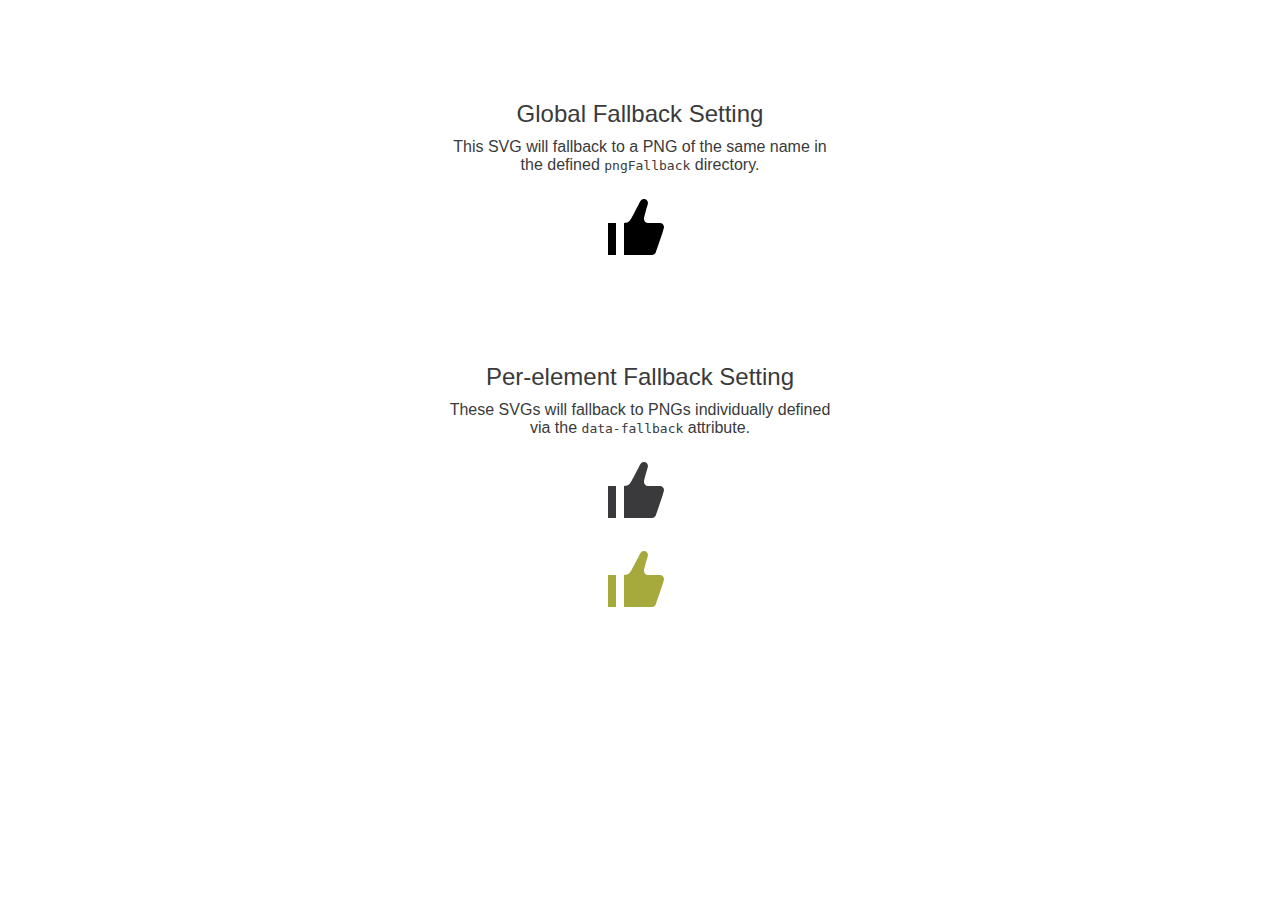
<file: source-files/svg-injector/examples/fallbacks/index.html>
<!DOCTYPE html>
<html lang="en">
  <head>
    <meta charset="utf-8">
    <meta name="viewport" content="width=device-width, initial-scale=1">
    <title>SVGInjector Example: Fallbacks</title>
    <style>
      body {text-align: center; font-family: "Helvetica Neue", Helvetica, Arial, sans-serif; color: #3A3A3C;}
      h2 {font-weight: normal; margin: 100px 0 10px;}
      p {width: 400px; margin: 0 auto;}

      .thumb-icon {
        width: 64px;
        height: 64px;
        display: block;
        margin: 25px auto;
      }
      .thumb-default {fill: #3A3A3C;}
      .thumb-green {fill: #A6A93C;}
    </style>
  </head>
  <body>

    <h2>Global Fallback Setting</h2>
    <p>This SVG will fallback to a PNG of the same name in the defined <code>pngFallback</code> directory.</p>
    <img class="thumb-icon inject-me" data-src="assets/svg/thumb-up.svg" title="Thumb Up" alt="thumb">

    <h2>Per-element Fallback Setting</h2>
    <p>These SVGs will fallback to PNGs individually defined via the <code>data-fallback</code> attribute.</p>
    <img class="thumb-icon thumb-default inject-me" data-src="assets/svg/thumb-up.svg" data-fallback="assets/png/thumb-up-default.png" title="Like it" alt="thumb">
    <img class="thumb-icon thumb-green inject-me" data-src="assets/svg/thumb-up.svg" data-fallback="assets/png/thumb-up-green.png" title="Liked!" alt="thumb">

    <script src="js/svg-injector.min.js"></script>
    <script>
      // Elements to inject
      var mySVGsToInject = document.querySelectorAll('img.inject-me');

      // Trigger the injection
      SVGInjector(mySVGsToInject, {
        pngFallback: 'assets/png'
      });
    </script>
  </body>
</html>
</file>
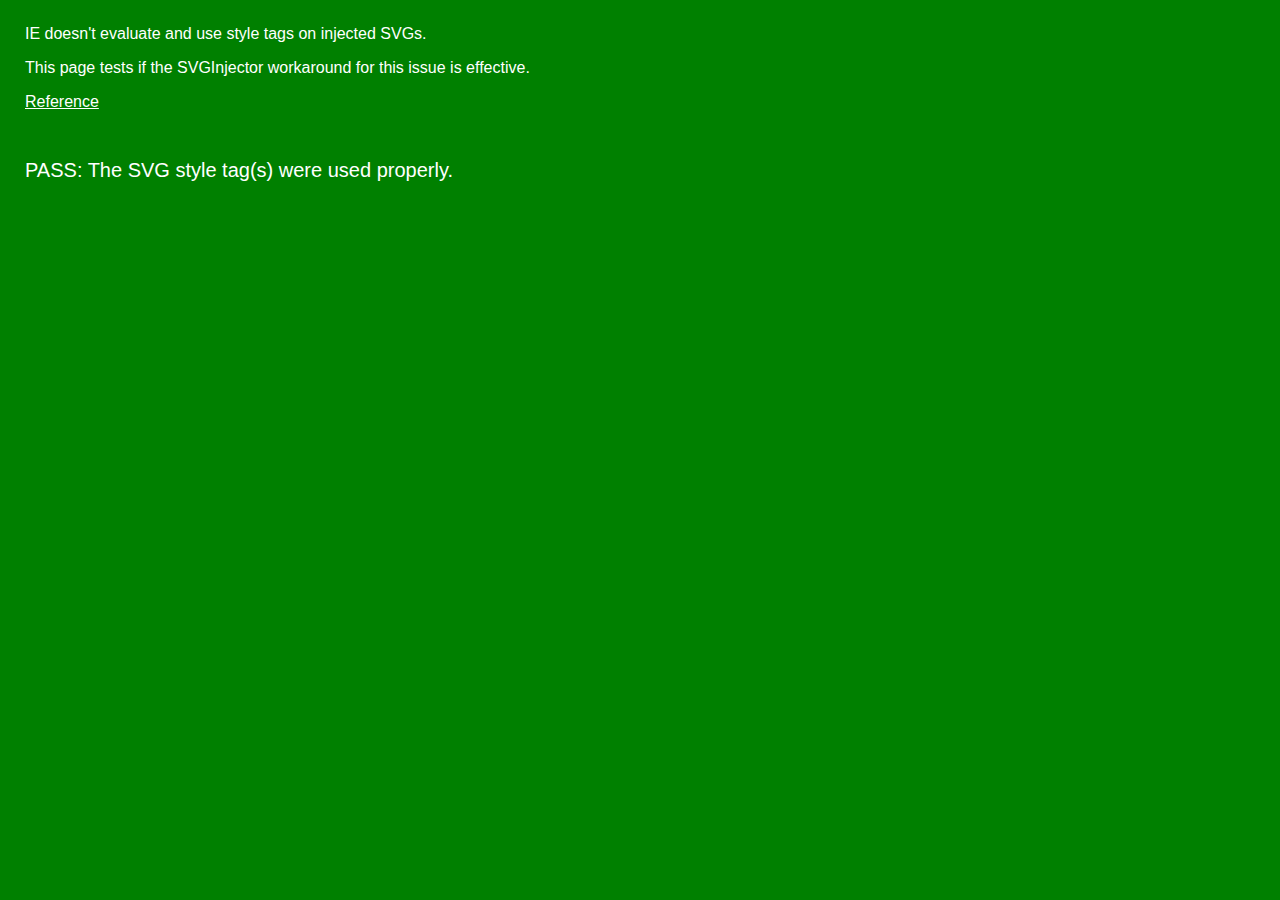
<file: source-files/svg-injector/tests/ie-style-tag-eval/index.html>
<!DOCTYPE html>
<html lang="en">
  <head>
    <meta charset="utf-8">
    <meta name="viewport" content="width=device-width, initial-scale=1">
    <title>SVGInjector Test: IE Style Tag Use</title>
    <style>
      body { background-color: red; color: white; font-family: sans-serif; margin: 25px;}
      a { color: white; }
      .pass { display: none; }
    </style>
  </head>
  <body>

    <p>IE doesn't evaluate and use style tags on injected SVGs.</p>
    <p>This page tests if the SVGInjector workaround for this issue is effective.</p>
    <p><a href="https://github.com/iconic/SVGInjector/issues/23">Reference</a></p>

    <img id="style-test-svg" src="style-tag-test.svg" class="inject-me">

    <script src="js/svg-injector.min.js"></script>
    <script>
      document.addEventListener('DOMContentLoaded', function (event) {
        SVGInjector(document.querySelectorAll('img.inject-me'), {
          each: function (svg) {
            // Callback after each SVG is injected
            if (svg) {
              console.log('[IE Style Tag Use] SVG injected: ' + svg.getAttribute('id'));
            }
          }
        }, function (totalSVGsInjected) {
          // Callback after all SVGs are injected
          console.log('IE Style Tag Use] We injected ' + totalSVGsInjected + ' SVG(s)!');
        });
      });
    </script>
  </body>
</html>
</file>
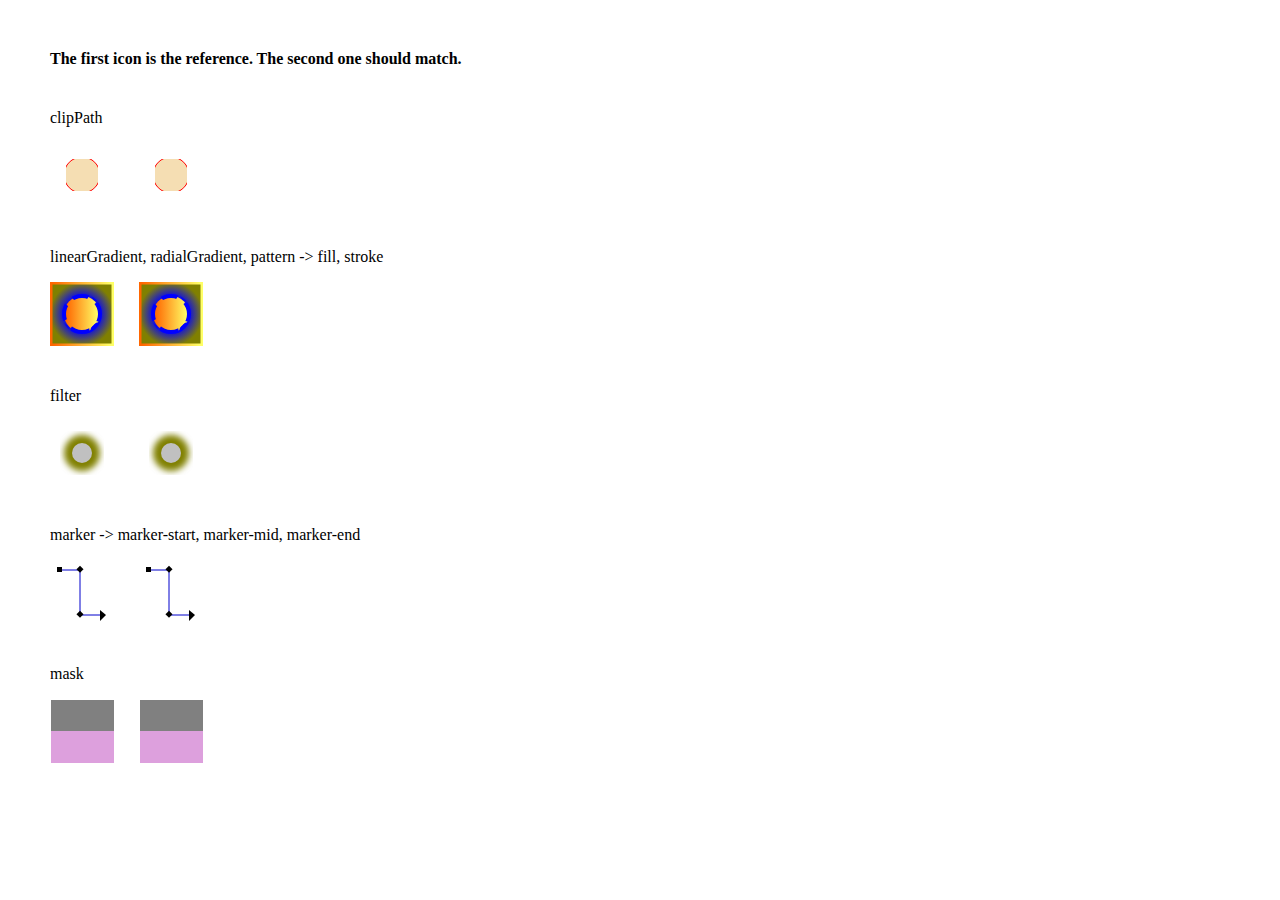
<file: source-files/svg-injector/tests/iri-attribute-defs/index.html>
<!DOCTYPE html>
<html lang="en">
  <head>
    <meta charset="utf-8">
    <meta name="viewport" content="width=device-width, initial-scale=1">
    <title>SVGInjector Test: IRI References</title>
    <style>
      body {
        margin: 50px;
      }

      .test-icon {
        width: 64px;
        height: 64px;
        display: block;
        float: left;
        margin-right: 25px;
      }

      .hidden {
        display: none;
      }

      section {
        clear: both;
        margin: 25px 0;
        overflow: auto;
      }
    </style>
  </head>
  <body>

    <h4>The first icon is the reference. The second one should match.</h4>

    <section>
      <p>clipPath</p>
      <img id="clip-path-ref" class="test-icon ref-icon" src="assets/svg/clip-path.svg">
      <img id="clip-path-one" class="inject-me test-icon hidden" data-src="assets/svg/clip-path.svg">
      <img id="clip-path-two" class="inject-me test-icon" data-src="assets/svg/clip-path.svg">
    </section>


<!-- Don't have a properly working IRI cursor example yet
    <section>
      <p>cursor (hover to test)</p>
      <img id="cursor-ref" class="test-icon ref-icon" src="assets/svg/cursor.svg">
      <img id="cursor-one" class="inject-me test-icon hidden" data-src="assets/svg/cursor.svg">
      <img id="cursor-two" class="inject-me test-icon" data-src="assets/svg/cursor.svg">
    </section>
-->

    <section>
      <p>linearGradient, radialGradient, pattern -> fill, stroke</p>
      <img id="fill-ref" class="test-icon ref-icon" src="assets/svg/fill.svg">
      <img id="fill-one" class="inject-me test-icon hidden" data-src="assets/svg/fill.svg">
      <img id="fill-two" class="inject-me test-icon" data-src="assets/svg/fill.svg">
    </section>

    <section>
      <p>filter</p>
      <img id="filter-ref" class="test-icon ref-icon" src="assets/svg/filter.svg">
      <img id="filter-one" class="inject-me test-icon hidden" data-src="assets/svg/filter.svg">
      <img id="filter-two" class="inject-me test-icon" data-src="assets/svg/filter.svg">
    </section>

    <section>
      <p>marker -> marker-start, marker-mid, marker-end</p>
      <img id="marker-ref" class="test-icon ref-icon" src="assets/svg/marker.svg">
      <img id="marker-one" class="inject-me test-icon hidden" data-src="assets/svg/marker.svg">
      <img id="marker-two" class="inject-me test-icon" data-src="assets/svg/marker.svg">
    </section>

    <section>
      <p>mask</p>
      <img id="mask-ref" class="test-icon ref-icon" src="assets/svg/mask.svg">
      <img id="mask-one" class="inject-me test-icon hidden" data-src="assets/svg/mask.svg">
      <img id="mask-two" class="inject-me test-icon" data-src="assets/svg/mask.svg">
    </section>


    <script src="../../dist/svg-injector.min.js"></script>
    <script>
      console.time('inject-performance');
      SVGInjector(document.querySelectorAll('img.inject-me'), {
        each: function (svg) {
          // Callback after each SVG is injected
          if (svg) {
            console.log('[IRI References] SVG injected: ' + svg.getAttribute('id'));
          }
        }
      }, function (totalSVGsInjected) {
        // Callback after all SVGs are injected
        console.log('[IRI References] We injected ' + totalSVGsInjected + ' SVG(s)!');
        console.timeEnd('inject-performance');
      });

    </script>
  </body>
</html>
</file>
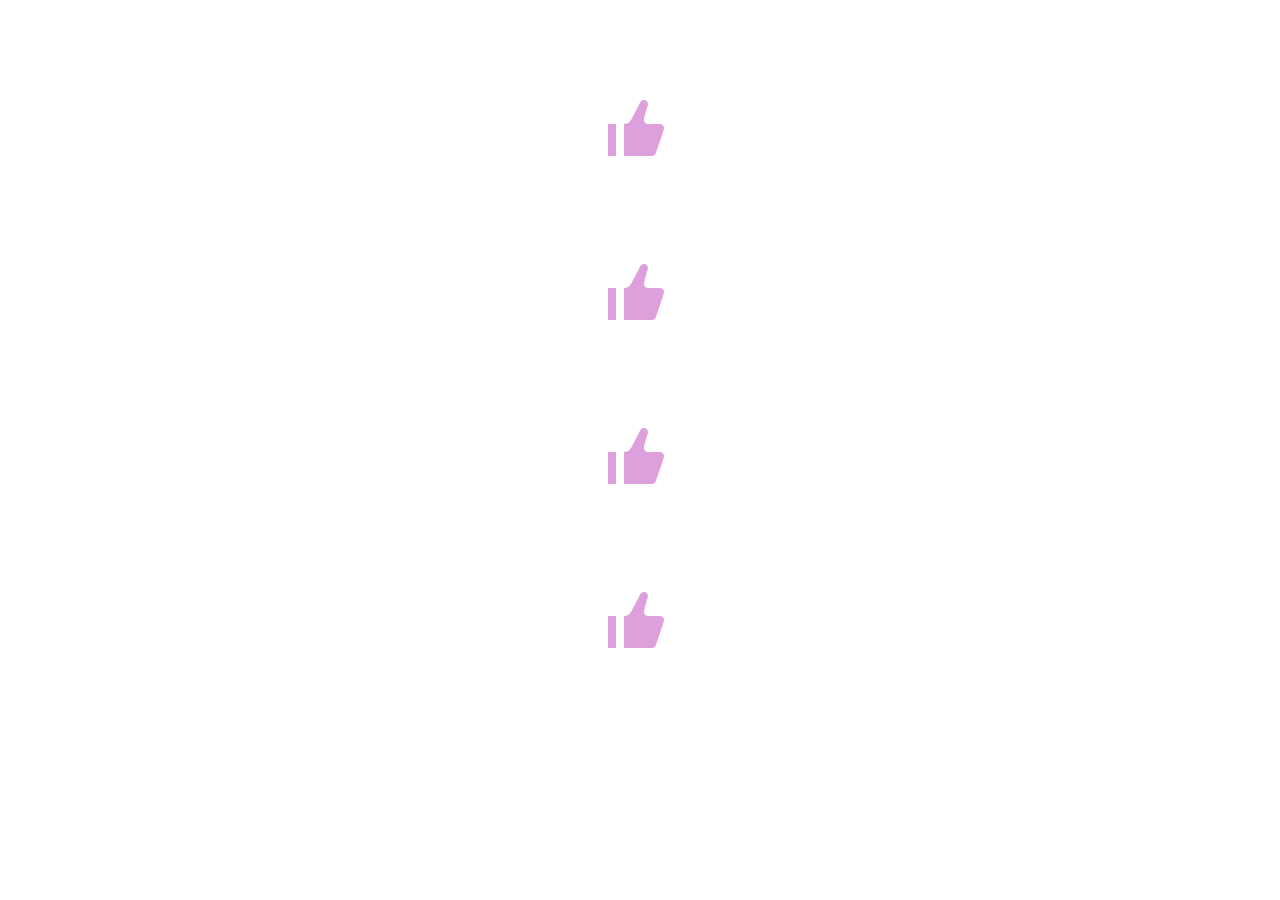
<file: source-files/svg-injector/tests/race-condition/index.html>
<!DOCTYPE html>
<html lang="en">
  <head>
    <meta charset="utf-8">
    <meta name="viewport" content="width=device-width, initial-scale=1">
    <title>SVGInjector Test: Race Condition</title>
    <style>
      .thumb-icon {
        width:64px;
        height:64px;
        display: block;
        margin: 100px auto;
      }
    </style>
  </head>
  <body>

    <!-- Stress Test -->
    <img id="thumb-up" class="inject-me thumb-icon" data-src="assets/svg/thumb-up.svg" title="I like it!" alt="thumb up">

    <!-- Sequential Test -->
    <img id="thumb-up-one" class="inject-me-once thumb-icon" data-src="assets/svg/thumb-up.svg" title="I like it!" alt="thumb up">
    <img id="thumb-up-two" class="inject-me-twice thumb-icon" data-src="assets/svg/thumb-up.svg" title="I like it!" alt="thumb up">
    <img id="thumb-up-three" class="inject-me-three-times thumb-icon" data-src="assets/svg/thumb-up.svg" title="I like it!" alt="thumb up">


    <script src="js/svg-injector.min.js"></script>
    <script>

      // Stress Test...

      // Call the same injection call lots of time to try and trigger a race condition
      var x = 0;
      while (x < 1000) {
        SVGInjector(document.querySelectorAll('img.inject-me'), {
          each: function (svg) {
            // Callback after each SVG is injected
            if (svg) {
              console.log('[Stress Test] SVG injected: ' + svg.getAttribute('id'));
              svg.setAttribute('style', 'fill:plum');
            }
          }
        }, function (totalSVGsInjected) {
          // Callback after all SVGs are injected
          console.log('[Stress Test] We injected ' + totalSVGsInjected + ' SVG(s)!');
        });
        x++;
      }

      // Sequential Test...

      // Trigger an injection.
      // Inject all the SVGs a first time... should make them Plum colored
      SVGInjector(document.querySelectorAll('img.inject-me-once, img.inject-me-twice, img.inject-me-three-times'), {
        each: function (svg) {
          // Callback after each SVG is injected
          if (svg) {
            console.log('[One] SVG injected: ' + svg.getAttribute('id'));
            svg.setAttribute('style', 'fill:plum');
          }
        }
      }, function (totalSVGsInjected) {
        // Callback after all SVGs are injected
        console.log('[One] We injected ' + totalSVGsInjected + ' SVG(s)!');
      });

      // Trigger another injection of the second and third SVG in attempt to cause a race condition
      // These should not trigger since ideally the previous injection already did it (or is doing it)
      SVGInjector(document.querySelectorAll('img.inject-me-twice, img.inject-me-three-times'), {
        each: function (svg) {
          // Callback after each SVG is injected
          if (svg) {
            console.log('[Two] SVG injected: ' + svg.getAttribute('id'));
            svg.setAttribute('style', 'fill:wheat');
          }
        }
      }, function (totalSVGsInjected) {
        // Callback after all SVGs are injected
        console.log('[Two] We injected ' + totalSVGsInjected + ' SVG(s)!');
      });

      // Trigger yet another injection of the third SVG in attempt to cause a race condition.
      // ...this too should be skipped
      SVGInjector(document.querySelectorAll('img.inject-me-three-times'), {
        each: function (svg) {
          // Callback after each SVG is injected
          if (svg) {
            console.log('[Three] SVG injected: ' + svg.getAttribute('id'));
            svg.setAttribute('style', 'fill:maroon');
          }
        }
      }, function (totalSVGsInjected) {
        // Callback after all SVGs are injected
        console.log('[Three] We injected ' + totalSVGsInjected + ' SVG(s)!');
      });

    </script>
  </body>
</html>
</file>
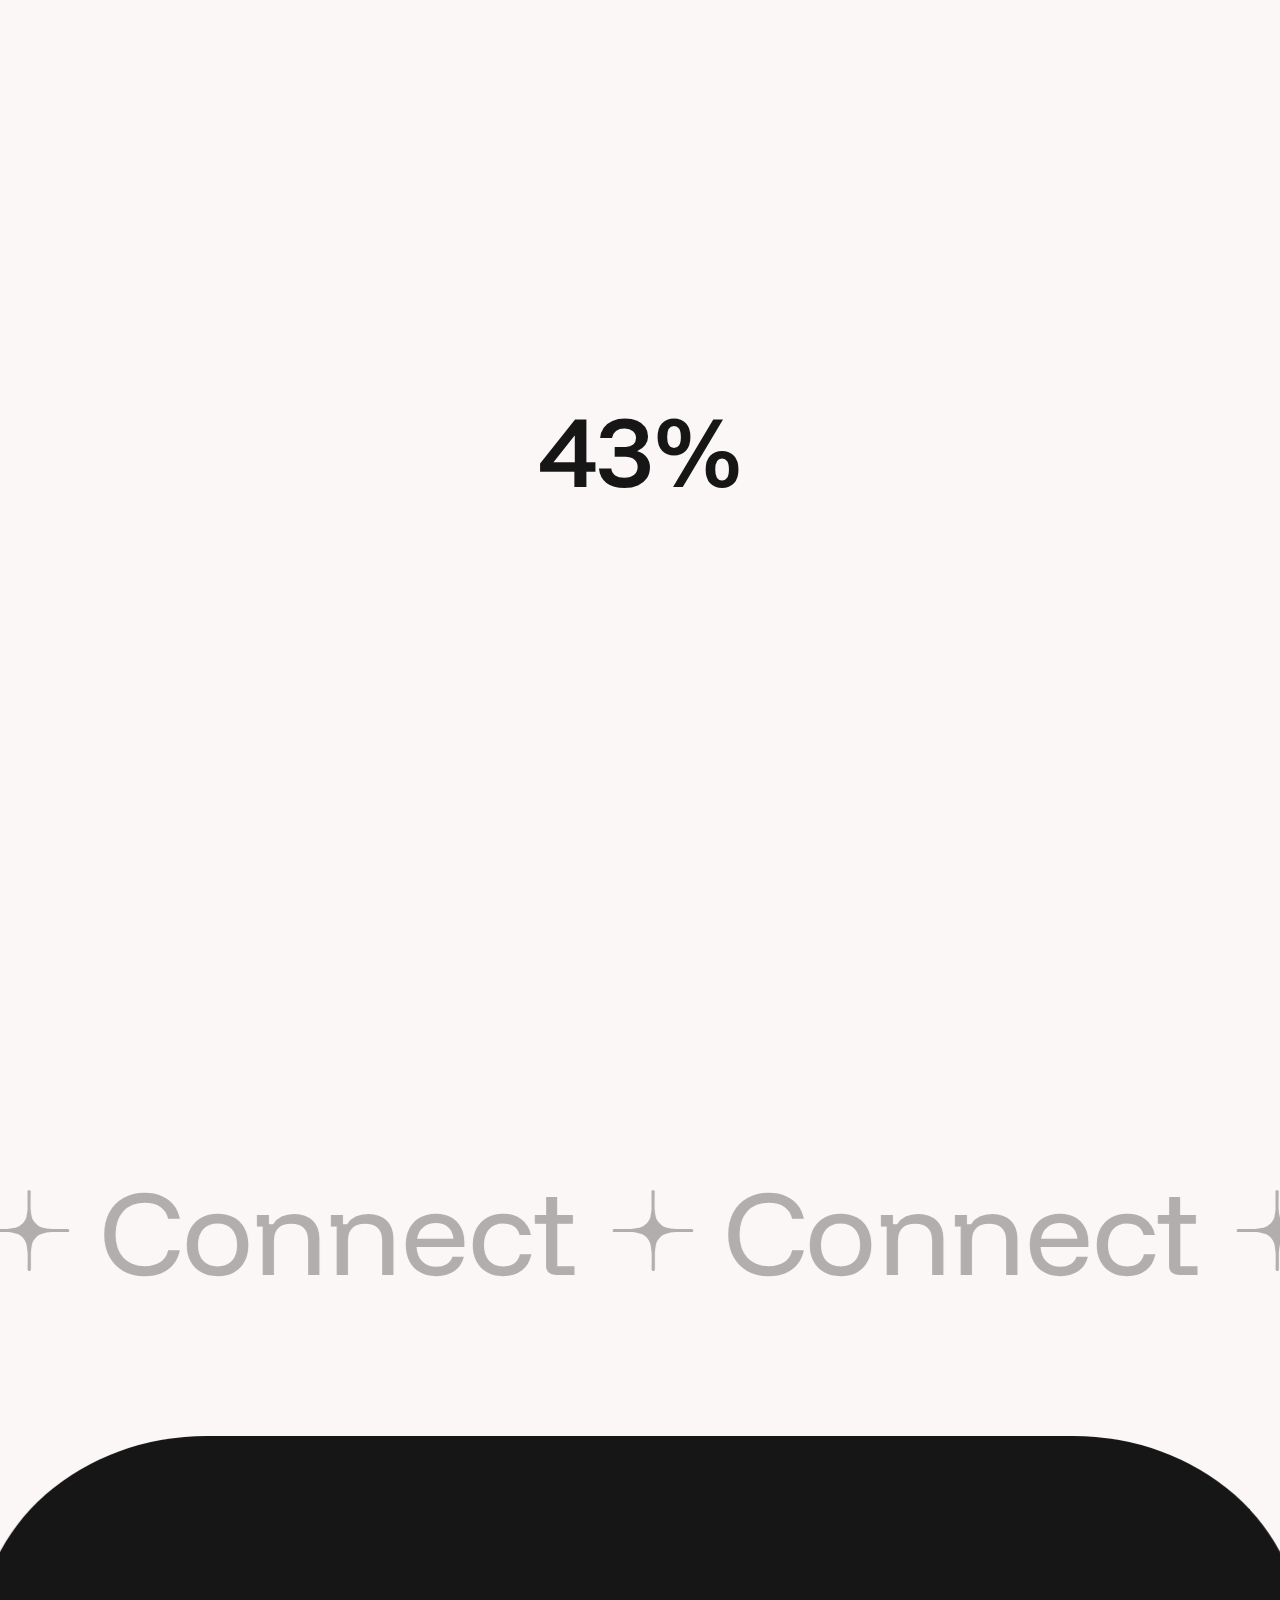
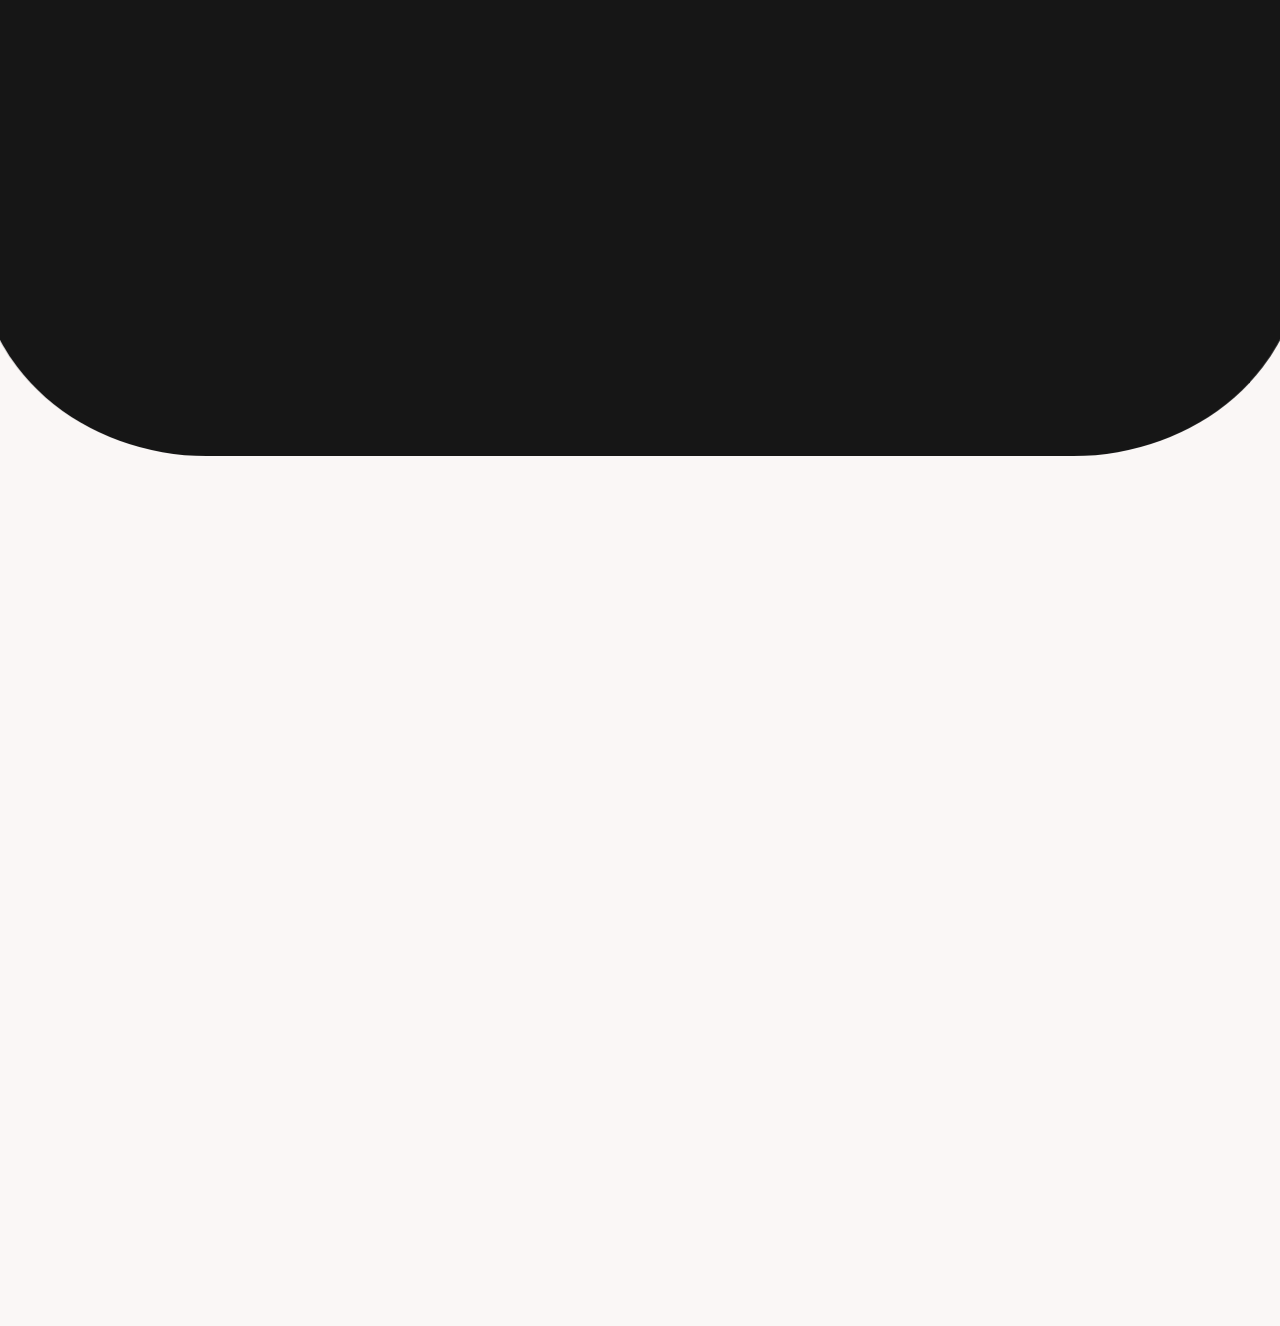
<file: contact.html>
<!DOCTYPE html>
<html lang="en" dir="ltr">
  <head>
    <meta charset="UTF-8" />

    <!-- Page Title -->
    <title>Contact Us</title>

    <!-- Meta Tags -->
    <meta
      name="description"
      content="Full stack developer showcasing projects in frontend, backend, and cloud architecture. Passionate about building high-performance, user-focused web applications. Check out my work, skills, and professional background."
    />
    <meta
      name="keywords"
      content=", resume, portfolio, personal page, cv, template, one page, responsive, html5, css3, creative, clean"
    />
    <meta name="author" content="Shahid" />

    <!-- Viewport Meta-->
    <meta http-equiv="X-UA-Compatible" content="IE=edge" />
    <meta
      name="viewport"
      content="width=device-width, initial-scale=1, maximum-scale=1"
    />

    <!-- Template Favicon & Icons Start -->
    <link
      rel="icon"
      href="img/favicon/android-chrome-512x512.png"
      sizes="any"
    />
    <link
      rel="icon"
      href="img/favicon/android-chrome-192x192.png"
      type="image/svg+xml"
    />
    <link rel="apple-touch-icon" href="img/favicon/apple-touch-icon.png" />
    <link rel="manifest" href="img/favicon/manifest.webmanifest" />
    <!-- Template Favicon & Icons End -->

    <!-- Facebook Metadata Start -->
    <meta property="og:image:height" content="1200" />
    <meta property="og:image:width" content="1200" />
    <meta
      property="og:title"
      content="Full stack developer showcasing projects in frontend, backend, and cloud architecture. Passionate about building high-performance, user-focused web applications. Check out my work, skills, and professional background."
    />
    <meta
      property="og:description"
      content="Full stack developer showcasing projects in frontend, backend, and cloud architecture. Passionate about building high-performance, user-focused web applications. Check out my work, skills, and professional background."
    />

    <!-- Facebook Metadata End -->

    <!-- Template Styles Start -->
    <link rel="stylesheet" type="text/css" href="css/loaders/loader.css" />
    <link rel="stylesheet" type="text/css" href="css/plugins.css" />
    <link rel="stylesheet" type="text/css" href="css/main.css" />
    <!-- Template Styles End -->

    <!-- Custom Browser Color Start -->
    <meta
      name="theme-color"
      media="(prefers-color-scheme: light)"
      content="#FAF7F6"
    />
    <meta
      name="theme-color"
      media="(prefers-color-scheme: dark)"
      content="#161616"
    />
    <meta name="msapplication-navbutton-color" content="#161616" />
    <meta name="mobile-web-app-capable" content="yes" />
    <meta
      name="apple-mobile-web-app-status-bar-style"
      content="black-translucent"
    />
    <!-- Custom Browser Color End -->
  </head>

  <body>
    <!-- Loader Start -->
    <div id="loader" class="loader">
      <div class="loader__wrapper">
        <div class="loader__content">
          <div class="loader__count">
            <span class="count__text">0</span>
            <span class="count__percent">%</span>
          </div>
        </div>
      </div>
    </div>
    <!-- Loader End -->

    <!-- Menu & Menu Hamburger Start -->
    <nav class="mxd-nav__wrap" data-lenis-prevent="">
      <!-- Hamburger Start -->
      <div class="mxd-nav__contain loading__fade">
        <a href="#0" class="mxd-nav__hamburger">
          <!-- flip element -->
          <div class="hamburger__base"></div>
          <div class="hamburger__line"></div>
          <div class="hamburger__line"></div>
        </a>
      </div>
      <!-- Hamburger End -->

      <!-- Main Navigation Start -->
      <div class="mxd-menu__wrapper">
        <!-- background active layer -->
        <div class="mxd-menu__base"></div>
        <!-- menu container -->
        <div class="mxd-menu__contain">
          <div class="mxd-menu__inner">
            <!-- left side -->
            <div class="mxd-menu__left">
              <p class="mxd-menu__caption menu-fade-in">
                🦄 Innovative design<br />and cutting-edge development
              </p>
              <div class="main-menu">
                <nav class="main-menu__content">
                  <ul id="main-menu" class="main-menu__accordion">
                    <li class="main-menu__item">
                      <a class="main-menu__link btn btn-anim" href="index.html">
                        <span class="btn-caption">Home</span>
                      </a>
                    </li>
                    <li class="main-menu__item">
                      <a
                        class="main-menu__link btn btn-anim"
                        href="index.html#resumeSection"
                      >
                        <span class="btn-caption">Resume</span>
                      </a>
                    </li>
                    <li class="main-menu__item">
                      <a
                        class="main-menu__link btn btn-anim"
                        href="index.html#worksSection"
                      >
                        <span class="btn-caption">Works</span>
                      </a>
                    </li>
                    <li class="main-menu__item">
                      <a
                        class="main-menu__link btn btn-anim"
                        href="index.html#serviceSection"
                      >
                        <span class="btn-caption">Services</span>
                      </a>
                    </li>
                    <li class="main-menu__item">
                      <a
                        class="main-menu__link btn btn-anim"
                        href="contact.html"
                      >
                        <span class="btn-caption">Contact</span>
                      </a>
                    </li>
                  </ul>
                </nav>
              </div>
            </div>
            <!-- right side -->
            <!-- <div class="mxd-menu__right">
              <div class="menu-promo">
                <div class="menu-promo__content">
                  <p class="menu-promo__caption menu-fade-in">
                    👋 Nice to see you!<br />I'm Alex Walker, digital designer
                    and illustrator based in Odesa, Ukraine
                  </p>
                  <div class="menu-promo__video">
                    <video
                      class="menu-video"
                      id="inner-video"
                      preload="auto"
                      autoplay="autoplay"
                      loop="loop"
                      muted="muted"
                      poster="https://dummyimage.com/540x310/5d5d5d/737373"
                    >
                      <source type="video/mp4" src="video/540x310_video.mp4" />
                      <source
                        type="video/webm"
                        src="video/540x310_video.webm"
                      />
                      <source type="video/ogv" src="video/540x310_video.ogv" />
                    </video>
                  </div>
                </div>
              </div>
            </div> -->
            <!-- data bottom line -->
            <div class="mxd-menu__data menu-fade-in">
              <p class="t-xsmall">
                Made with
                <i class="ph-fill ph-heart t-additional"></i>
                by
                <a class="no-effect" href="#" target="_blank">Shahid Ali</a>
              </p>
              <p class="t-xsmall">
                All rights Reserved <i class="ph ph-copyright"></i>
                2025-26
              </p>
            </div>
          </div>
        </div>
      </div>
      <!-- Main Navigation End -->
    </nav>
    <!-- Menu & Menu Hamburger End -->

    <!-- Header Start -->
    <header id="header" class="mxd-header">
      <!-- header logo -->
      <div class="mxd-header__logo loading__fade">
        <a href="index.html" class="mxd-logo">
          <!-- logo icon -->
          <svg
            class="mxd-logo__image"
            version="1.1"
            xmlns="http://www.w3.org/2000/svg"
            x="0px"
            y="0px"
            viewBox="0 0 56 56"
            style="enable-background: new 0 0 56 56"
            xml:space="preserve"
          >
            <style type="text/css">
              .mxd-logo__bg {
                fill: var(--base-opp);
              }
              .mxd-logo__cat {
                clip-path: url(#mxd-logo__id);
                fill: var(--base);
              }
            </style>
            <path
              class="mxd-logo__bg"
              d="M56,28c0,11.1-2.9,28-28,28S0,39.1,0,28S2.9,0,28,0S56,16.9,56,28z"
            />
            <g>
              <defs>
                <path
                  id="mxd-logo__clippath"
                  d="M28,0C2.9,0,0,16.9,0,28s2.9,28,28,28s28-16.9,28-28S53.1,0,28,0z"
                />
              </defs>
              <clipPath id="mxd-logo__id">
                <use
                  xlink:href="#mxd-logo__clippath"
                  style="overflow: visible"
                />
              </clipPath>
              <path
                class="mxd-logo__cat"
                d="M33.6,34.5h0.9
                c0.5,0,0.9,0.4,0.9,0.9v3.7c0,0.5-0.4,0.9-0.9,0.9h-0.9c-0.5,0-0.9-0.4-0.9-0.9v-3.7C32.7,34.9,33.1,34.5,33.6,34.5z M20.5,37.3
                v1.9c0,0.5,0.4,0.9,0.9,0.9h0.9c0.5,0,0.9-0.4,0.9-0.9v-3.7c0-0.5-0.4-0.9-0.9-0.9h-0.9c-0.5,0-0.9,0.4-0.9,0.9V37.3L20.5,37.3z
                M39.2,21.5v0.9c0,0.5-0.4,0.9-0.9,0.9h-0.9c-0.5,0-0.9-0.4-0.9-0.9v-0.9c0-0.5,0.4-0.9,0.9-0.9h0.9C38.8,20.5,39.2,21,39.2,21.5z
                M34.5,26.1h0.9c0.5,0,0.9-0.4,0.9-0.9v-0.9c0-0.5-0.4-0.9-0.9-0.9h-0.9c-0.5,0-0.9,0.4-0.9,0.9v0.9C33.6,25.7,34,26.1,34.5,26.1z
                M28,26.1h-4.7c-0.5,0-0.9,0.4-0.9,0.9V28c0,0.5,0.4,0.9,0.9,0.9h9.3c0.5,0,0.9-0.4,0.9-0.9v-0.9c0-0.5-0.4-0.9-0.9-0.9H28L28,26.1
                z M19.6,24.3v0.9c0,0.5,0.4,0.9,0.9,0.9h0.9c0.5,0,0.9-0.4,0.9-0.9v-0.9c0-0.5-0.4-0.9-0.9-0.9h-0.9C20,23.3,19.6,23.8,19.6,24.3z
                M16.8,21.5v0.9c0,0.5,0.4,0.9,0.9,0.9h0.9c0.5,0,0.9-0.4,0.9-0.9v-0.9c0-0.5-0.4-0.9-0.9-0.9h-0.9C17.2,20.5,16.8,21,16.8,21.5z
                M14,26.1v4.7c0,0.5,0.4,0.9,0.9,0.9h0.9c0.5,0,0.9-0.4,0.9-0.9v-6.5c0-0.5-0.4-0.9-0.9-0.9h-0.9c-0.5,0-0.9,0.4-0.9,0.9V26.1
                L14,26.1z M11.2,34.5v1.9c0,0.5-0.4,0.9-0.9,0.9H7.5c-0.5,0-0.9,0.4-0.9,0.9v0.9c0,0.5,0.4,0.9,0.9,0.9h0.9c0.5,0,0.9,0.4,0.9,0.9
                V42c0,0.5-0.4,0.9-0.9,0.9H7.5c-0.5,0-0.9,0.4-0.9,0.9v0.9c0,0.5,0.4,0.9,0.9,0.9h0.9c0.5,0,0.9,0.4,0.9,0.9V56
                c0,0.5,0.4,0.9,0.9,0.9h0.9c0.5,0,0.9-0.4,0.9-0.9v-6.5c0-0.5,0.4-0.9,0.9-0.9h3.7c0.5,0,0.9-0.4,0.9-0.9v-0.9
                c0-0.5-0.4-0.9-0.9-0.9h-3.7c-0.5,0-0.9-0.4-0.9-0.9v-6.5c0-0.5,0.4-0.9,0.9-0.9c0.5,0,0.9-0.4,0.9-0.9v-3.7c0-0.5-0.4-0.9-0.9-0.9
                h-0.9c-0.5,0-0.9,0.4-0.9,0.9L11.2,34.5L11.2,34.5z M42,26.1v-1.9c0-0.5-0.4-0.9-0.9-0.9h-0.9c-0.5,0-0.9,0.4-0.9,0.9v6.5
                c0,0.5,0.4,0.9,0.9,0.9h0.9c0.5,0,0.9-0.4,0.9-0.9V26.1L42,26.1z M49.5,39.2v-0.9c0-0.5-0.4-0.9-0.9-0.9h-2.8
                c-0.5,0-0.9-0.4-0.9-0.9v-3.7c0-0.5-0.4-0.9-0.9-0.9h-0.9c-0.5,0-0.9,0.4-0.9,0.9v3.7c0,0.5,0.4,0.9,0.9,0.9c0.5,0,0.9,0.4,0.9,0.9
                v6.5c0,0.5-0.4,0.9-0.9,0.9h-3.7c-0.5,0-0.9,0.4-0.9,0.9v0.9c0,0.5,0.4,0.9,0.9,0.9h3.7c0.5,0,0.9,0.4,0.9,0.9V56
                c0,0.5,0.4,0.9,0.9,0.9h0.9c0.5,0,0.9-0.4,0.9-0.9v-9.3c0-0.5,0.4-0.9,0.9-0.9h0.9c0.5,0,0.9-0.4,0.9-0.9v-0.9
                c0-0.5-0.4-0.9-0.9-0.9h-0.9c-0.5,0-0.9-0.4-0.9-0.9v-0.9c0-0.5,0.4-0.9,0.9-0.9h0.9C49,40.1,49.5,39.7,49.5,39.2L49.5,39.2z"
              />
            </g>
          </svg>
          <!-- logo text -->
          <span class="mxd-logo__text">shahid<br />ali</span>
        </a>
      </div>
      <!-- header controls -->
      <div class="mxd-header__controls loading__fade">
        <button
          id="color-switcher"
          class="mxd-color-switcher"
          type="button"
          role="switch"
          aria-label="light/dark mode"
          aria-checked="true"
        ></button>
        <a
          class="btn btn-anim btn-default btn-mobile-icon btn-outline slide-right-up"
          href="contact.html"
        >
          <span class="btn-caption">Say Hello</span>
          <i class="ph-bold ph-arrow-up-right"></i>
        </a>
      </div>
    </header>
    <!-- Header End -->

    <!-- Page Content Start -->
    <main id="mxd-page-content" class="mxd-page-content inner-page-content">
      <!-- Section - Inner Page Headline Start -->
      <div
        class="mxd-section mxd-section-inner-headline padding-s-text-pre-form overflow-hidden"
      >
        <div class="mxd-container grid-container">
          <!-- Block - Inner Page Headline Start -->
          <div class="mxd-block loading-wrap">
            <div class="container-fluid px-0">
              <div class="row gx-0">
                <!-- Inner Headline Name Start -->
                <div class="col-12 col-xl-2 mxd-grid-item no-margin">
                  <div class="mxd-block__name name-inner-headline">
                    <p class="mxd-point-subtitle">
                      <svg
                        version="1.1"
                        xmlns="http://www.w3.org/2000/svg"
                        x="0px"
                        y="0px"
                        width="20px"
                        height="20px"
                        viewBox="0 0 20 20"
                        fill="currentColor"
                      >
                        <path
                          fill="currentColor"
                          d="M19.6,9.6c0,0-3,0-4,0c-0.4,0-1.8-0.2-1.8-0.2c-0.6-0.1-1.1-0.2-1.6-0.6c-0.5-0.3-0.9-0.8-1.2-1.2
                          c-0.3-0.4-0.4-0.9-0.5-1.4c0,0-0.1-1.1-0.2-1.5c-0.1-1.1,0-4.4,0-4.4C10.4,0.2,10.2,0,10,0S9.6,0.2,9.6,0.4c0,0,0.1,3.3,0,4.4
                          c0,0.4-0.2,1.5-0.2,1.5C9.4,6.7,9.2,7.2,9,7.6C8.7,8.1,8.2,8.5,7.8,8.9c-0.5,0.3-1,0.5-1.6,0.6c0,0-1.2,0.1-1.7,0.2
                          c-1,0.1-4.2,0-4.2,0C0.2,9.6,0,9.8,0,10c0,0.2,0.2,0.4,0.4,0.4c0,0,3.1-0.1,4.2,0c0.4,0,1.7,0.2,1.7,0.2c0.6,0.1,1.1,0.2,1.6,0.6
                          c0.4,0.3,0.8,0.7,1.1,1.1c0.3,0.5,0.5,1,0.6,1.6c0,0,0.1,1.3,0.2,1.7c0,1,0,4.1,0,4.1c0,0.2,0.2,0.4,0.4,0.4s0.4-0.2,0.4-0.4
                          c0,0,0-3.1,0-4.1c0-0.4,0.2-1.7,0.2-1.7c0.1-0.6,0.2-1.1,0.6-1.6c0.3-0.4,0.7-0.8,1.1-1.1c0.5-0.3,1-0.5,1.6-0.6
                          c0,0,1.3-0.1,1.8-0.2c1,0,4,0,4,0c0.2,0,0.4-0.2,0.4-0.4C20,9.8,19.8,9.6,19.6,9.6L19.6,9.6z"
                        />
                      </svg>
                      <span>Contact</span>
                    </p>
                  </div>
                </div>
                <!-- Inner Headline Name Start -->

                <!-- Inner Headline Content Start -->
                <div class="col-12 col-xl-8 mxd-grid-item no-margin">
                  <div class="mxd-block__content">
                    <div class="mxd-block__inner-headline loading__item">
                      <h1 class="inner-headline__title">
                        Let's talk<br />about your project!
                      </h1>
                      <a
                        class="btn btn-line-headline slide-right-up anim-no-delay"
                        href="mailto:example@example.com?subject=Message%20from%20your%20site"
                      >
                        <span class="btn-caption pt-4"
                          >bizz.shahid@gmail.com</span
                        >
                        <i class="ph-bold ph-arrow-up-right"></i>
                      </a>
                      <!-- <p
                        class="inner-headline__text t-large t-bright loading__item"
                      >
                        Have questions? We've got the answers! Here, you'll find
                        clear and concise information about our services,
                        process, and what to expect when working with us. If you
                        need more details, feel free to reach out!
                      </p> -->
                    </div>
                  </div>
                </div>
                <!-- Inner Headline Content End -->
              </div>
            </div>
          </div>
          <!-- Block - Inner Page Headline End -->
        </div>
      </div>
      <!-- Section - Inner Page Headline End -->

      <!-- Section - Socials List Start -->
      <div class="mxd-section padding-pre-title">
        <div class="mxd-container">
          <!-- Block - Socials List Start -->
          <div class="mxd-block">
            <div class="mxd-links-lines">
              <!-- item -->
              <div class="mxd-links-lines__item">
                <div class="mxd-links-lines__divider anim-uni-in-up"></div>
                <a
                  class="mxd-links-lines__link anim-uni-in-up"
                  href="https://www.linkedin.com/in/bizz-shahid-ali"
                  target="_blank"
                >
                  <h6 class="mxd-links-lines__title">LinkedIn</h6>
                  <div class="mxd-links-lines__icon">
                    <i class="ph ph-arrow-up-right"></i>
                  </div>
                </a>
                <div class="mxd-links-lines__divider anim-uni-in-up"></div>
              </div>
              <!-- item -->
              <div class="mxd-links-lines__item">
                <div class="mxd-links-lines__divider anim-uni-in-up"></div>
                <a
                  class="mxd-links-lines__link anim-uni-in-up"
                  href="https://www.instagram.com/shahidali.ig"
                  target="_blank"
                >
                  <h6 class="mxd-links-lines__title">Instagram</h6>
                  <div class="mxd-links-lines__icon">
                    <i class="ph ph-arrow-up-right"></i>
                  </div>
                </a>
                <div class="mxd-links-lines__divider anim-uni-in-up"></div>
              </div>
              <!-- item -->
              <div class="mxd-links-lines__item">
                <div class="mxd-links-lines__divider anim-uni-in-up"></div>
                <a
                  class="mxd-links-lines__link anim-uni-in-up"
                  href="https://x.com/shahid_bizz"
                  target="_blank"
                >
                  <h6 class="mxd-links-lines__title">Twitter</h6>
                  <div class="mxd-links-lines__icon">
                    <i class="ph ph-arrow-up-right"></i>
                  </div>
                </a>
                <div class="mxd-links-lines__divider anim-uni-in-up"></div>
              </div>
            </div>
          </div>
          <!-- Block - Socials List Start -->
        </div>
      </div>
      <!-- Section - Socials List End -->

      <!-- Section - Marquee Text One Line Start -->
      <div class="mxd-section padding-mtext">
        <div class="mxd-container fullwidth-container">
          <!-- Block - Marquee Text One Line Start -->
          <div class="mxd-block">
            <div class="marquee marquee-right--gsap muted-extra">
              <div class="marquee__toright">
                <!-- single item -->
                <div class="marquee__item one-line item-regular text">
                  <p class="marquee__text">Connect</p>
                  <div class="marquee__image">
                    <svg
                      version="1.1"
                      xmlns="http://www.w3.org/2000/svg"
                      viewBox="0 0 80 80"
                      fill="currentColor"
                    >
                      <path
                        fill="currentColor"
                        d="M78.4,38.4c0,0-11.8,0-15.8,0c-1.6,0-4.8-0.2-7.1-0.8c-2.3-0.6-4.3-0.8-6.3-2.4c-2-1.2-3.5-3.2-4.7-4.8
                        c-1.2-1.6-1.6-3.6-2-5.5c-0.3-1.5-0.7-4.3-0.8-5.9c-0.2-4.3,0-17.4,0-17.4C41.8,0.8,41,0,40.2,0s-1.6,0.8-1.6,1.6c0,0,0,13.1,0,17.4
                        c0,1.6-0.6,4.3-0.8,5.9c-0.3,2-0.8,4-2,5.5c-1.2,2-2.8,3.6-4.7,4.8s-4,1.8-6.3,2.4c-1.9,0.5-4.7,0.6-6.7,0.8c-3.9,0.4-16.6,0-16.6,0
                        C0.8,38.4,0,39.2,0,40c0,0.8,0.8,1.6,1.6,1.6c0,0,12.2,0,16.6,0c1.6,0,4.8,0.3,6.7,0.8c2.3,0.6,4.3,0.8,6.3,2.4
                        c1.6,1.2,3.2,2.8,4.3,4.4c1.2,2,2.1,3.9,2.4,6.3c0.2,1.7,0.7,4.7,0.8,6.7c0.2,4,0,16.2,0,16.2c0,0.8,0.8,1.6,1.6,1.6
                        s1.6-0.8,1.6-1.6c0,0,0-12.3,0-16.2c0-1.6,0.5-5.1,0.8-6.7c0.5-2.3,0.8-4.4,2.4-6.3c1.2-1.6,2.8-3.2,4.3-4.4c2-1.2,3.9-2,6.3-2.4
                        c1.8-0.3,5.1-0.7,7.1-0.8c3.5-0.2,15.8,0,15.8,0c0.8,0,1.6-0.8,1.6-1.6C80,39.2,79.2,38.4,78.4,38.4C78.4,38.4,78.4,38.4,78.4,38.4z
                        "
                      />
                    </svg>
                  </div>
                </div>
                <!-- single item -->
                <div class="marquee__item one-line item-regular text">
                  <p class="marquee__text">Connect</p>
                  <div class="marquee__image">
                    <svg
                      version="1.1"
                      xmlns="http://www.w3.org/2000/svg"
                      viewBox="0 0 80 80"
                      fill="currentColor"
                    >
                      <path
                        fill="currentColor"
                        d="M78.4,38.4c0,0-11.8,0-15.8,0c-1.6,0-4.8-0.2-7.1-0.8c-2.3-0.6-4.3-0.8-6.3-2.4c-2-1.2-3.5-3.2-4.7-4.8
                        c-1.2-1.6-1.6-3.6-2-5.5c-0.3-1.5-0.7-4.3-0.8-5.9c-0.2-4.3,0-17.4,0-17.4C41.8,0.8,41,0,40.2,0s-1.6,0.8-1.6,1.6c0,0,0,13.1,0,17.4
                        c0,1.6-0.6,4.3-0.8,5.9c-0.3,2-0.8,4-2,5.5c-1.2,2-2.8,3.6-4.7,4.8s-4,1.8-6.3,2.4c-1.9,0.5-4.7,0.6-6.7,0.8c-3.9,0.4-16.6,0-16.6,0
                        C0.8,38.4,0,39.2,0,40c0,0.8,0.8,1.6,1.6,1.6c0,0,12.2,0,16.6,0c1.6,0,4.8,0.3,6.7,0.8c2.3,0.6,4.3,0.8,6.3,2.4
                        c1.6,1.2,3.2,2.8,4.3,4.4c1.2,2,2.1,3.9,2.4,6.3c0.2,1.7,0.7,4.7,0.8,6.7c0.2,4,0,16.2,0,16.2c0,0.8,0.8,1.6,1.6,1.6
                        s1.6-0.8,1.6-1.6c0,0,0-12.3,0-16.2c0-1.6,0.5-5.1,0.8-6.7c0.5-2.3,0.8-4.4,2.4-6.3c1.2-1.6,2.8-3.2,4.3-4.4c2-1.2,3.9-2,6.3-2.4
                        c1.8-0.3,5.1-0.7,7.1-0.8c3.5-0.2,15.8,0,15.8,0c0.8,0,1.6-0.8,1.6-1.6C80,39.2,79.2,38.4,78.4,38.4C78.4,38.4,78.4,38.4,78.4,38.4z
                        "
                      />
                    </svg>
                  </div>
                </div>
                <!-- single item -->
                <div class="marquee__item one-line item-regular text">
                  <p class="marquee__text">Connect</p>
                  <div class="marquee__image">
                    <svg
                      version="1.1"
                      xmlns="http://www.w3.org/2000/svg"
                      viewBox="0 0 80 80"
                      fill="currentColor"
                    >
                      <path
                        fill="currentColor"
                        d="M78.4,38.4c0,0-11.8,0-15.8,0c-1.6,0-4.8-0.2-7.1-0.8c-2.3-0.6-4.3-0.8-6.3-2.4c-2-1.2-3.5-3.2-4.7-4.8
                        c-1.2-1.6-1.6-3.6-2-5.5c-0.3-1.5-0.7-4.3-0.8-5.9c-0.2-4.3,0-17.4,0-17.4C41.8,0.8,41,0,40.2,0s-1.6,0.8-1.6,1.6c0,0,0,13.1,0,17.4
                        c0,1.6-0.6,4.3-0.8,5.9c-0.3,2-0.8,4-2,5.5c-1.2,2-2.8,3.6-4.7,4.8s-4,1.8-6.3,2.4c-1.9,0.5-4.7,0.6-6.7,0.8c-3.9,0.4-16.6,0-16.6,0
                        C0.8,38.4,0,39.2,0,40c0,0.8,0.8,1.6,1.6,1.6c0,0,12.2,0,16.6,0c1.6,0,4.8,0.3,6.7,0.8c2.3,0.6,4.3,0.8,6.3,2.4
                        c1.6,1.2,3.2,2.8,4.3,4.4c1.2,2,2.1,3.9,2.4,6.3c0.2,1.7,0.7,4.7,0.8,6.7c0.2,4,0,16.2,0,16.2c0,0.8,0.8,1.6,1.6,1.6
                        s1.6-0.8,1.6-1.6c0,0,0-12.3,0-16.2c0-1.6,0.5-5.1,0.8-6.7c0.5-2.3,0.8-4.4,2.4-6.3c1.2-1.6,2.8-3.2,4.3-4.4c2-1.2,3.9-2,6.3-2.4
                        c1.8-0.3,5.1-0.7,7.1-0.8c3.5-0.2,15.8,0,15.8,0c0.8,0,1.6-0.8,1.6-1.6C80,39.2,79.2,38.4,78.4,38.4C78.4,38.4,78.4,38.4,78.4,38.4z
                        "
                      />
                    </svg>
                  </div>
                </div>
                <!-- single item -->
                <div class="marquee__item one-line item-regular text">
                  <p class="marquee__text">Connect</p>
                  <div class="marquee__image">
                    <svg
                      version="1.1"
                      xmlns="http://www.w3.org/2000/svg"
                      viewBox="0 0 80 80"
                      fill="currentColor"
                    >
                      <path
                        fill="currentColor"
                        d="M78.4,38.4c0,0-11.8,0-15.8,0c-1.6,0-4.8-0.2-7.1-0.8c-2.3-0.6-4.3-0.8-6.3-2.4c-2-1.2-3.5-3.2-4.7-4.8
                        c-1.2-1.6-1.6-3.6-2-5.5c-0.3-1.5-0.7-4.3-0.8-5.9c-0.2-4.3,0-17.4,0-17.4C41.8,0.8,41,0,40.2,0s-1.6,0.8-1.6,1.6c0,0,0,13.1,0,17.4
                        c0,1.6-0.6,4.3-0.8,5.9c-0.3,2-0.8,4-2,5.5c-1.2,2-2.8,3.6-4.7,4.8s-4,1.8-6.3,2.4c-1.9,0.5-4.7,0.6-6.7,0.8c-3.9,0.4-16.6,0-16.6,0
                        C0.8,38.4,0,39.2,0,40c0,0.8,0.8,1.6,1.6,1.6c0,0,12.2,0,16.6,0c1.6,0,4.8,0.3,6.7,0.8c2.3,0.6,4.3,0.8,6.3,2.4
                        c1.6,1.2,3.2,2.8,4.3,4.4c1.2,2,2.1,3.9,2.4,6.3c0.2,1.7,0.7,4.7,0.8,6.7c0.2,4,0,16.2,0,16.2c0,0.8,0.8,1.6,1.6,1.6
                        s1.6-0.8,1.6-1.6c0,0,0-12.3,0-16.2c0-1.6,0.5-5.1,0.8-6.7c0.5-2.3,0.8-4.4,2.4-6.3c1.2-1.6,2.8-3.2,4.3-4.4c2-1.2,3.9-2,6.3-2.4
                        c1.8-0.3,5.1-0.7,7.1-0.8c3.5-0.2,15.8,0,15.8,0c0.8,0,1.6-0.8,1.6-1.6C80,39.2,79.2,38.4,78.4,38.4C78.4,38.4,78.4,38.4,78.4,38.4z
                        "
                      />
                    </svg>
                  </div>
                </div>
              </div>
            </div>
          </div>
          <!-- Block - Marquee Text One Line End -->
        </div>
      </div>
      <!-- Section - Marquee Text One Line End -->
    </main>
    <!-- Page Content End -->
    <!-- Section - CTA Start -->
    <div class="mxd-section overflow-hidden padding-default">
      <div class="mxd-container">
        <!-- Block - CTA Start -->
        <div class="mxd-block">
          <div class="mxd-promo">
            <div class="mxd-promo__inner anim-zoom-out-container">
              <!-- background -->
              <!-- <div class="mxd-promo__bg"></div> -->
              <!-- caption -->
              <div class="mxd-promo__content">
                <p class="mxd-promo__title anim-uni-in-up">
                  <!-- <span class="mxd-promo__icon">
                      <img
                        src="https://dummyimage.com/100x100/838383/5d5d5d"
                        alt="Icon"
                      />
                    </span> -->
                  <span class="mxd-promo__caption reveal-type"
                    >Let's talk about your project!</span
                  >
                </p>
                <div class="mxd-promo__controls anim-uni-in-up">
                  <a
                    class="btn btn-anim btn-default btn-large btn-additional slide-right-up"
                    href="contact.html"
                  >
                    <span class="btn-caption">Contact Me</span>
                    <i class="ph-bold ph-arrow-up-right"></i>
                  </a>
                </div>
              </div>
              <!-- parallax images -->
              <!-- <div class="mxd-promo__images">
                  <img
                    class="promo-image promo-image-1"
                    src="https://dummyimage.com/600x600/5d5d5d/838383"
                    alt="Image"
                  />
                  <img
                    class="promo-image promo-image-2"
                    src="https://dummyimage.com/300x300/5d5d5d/838383"
                    alt="Image"
                  />
                </div> -->
            </div>
          </div>
        </div>
        <!-- Block - CTA End -->
      </div>
    </div>
    <!-- Section - CTA End -->

    <!-- Footer Start -->
    <footer id="mxd-footer" class="mxd-footer">
      <!-- Footer Block - Info Columns Start -->
      <div class="mxd-footer__footer-blocks">
        <!-- single column -->
        <div class="footer-blocks__column animate-card-3">
          <!-- inner card -->
          <div class="footer-blocks__card fullheight-card">
            <!-- footer navigation -->
            <div class="footer-blocks__nav">
              <ul class="footer-nav">
                <li class="footer-nav__item anim-uni-in-up">
                  <a href="index.html" class="footer-nav__link btn-anim">
                    <span class="btn-caption">Home</span>
                  </a>
                </li>
                <li class="footer-nav__item anim-uni-in-up">
                  <a
                    href="index.html#resumeSection"
                    class="footer-nav__link btn-anim"
                  >
                    <span class="btn-caption">Resume</span>
                  </a>
                </li>
                <li class="footer-nav__item anim-uni-in-up">
                  <a
                    href="index.html#worksSection"
                    class="footer-nav__link btn-anim"
                  >
                    <span class="btn-caption">Works</span>
                  </a>
                  <p class="footer-nav__counter">
                    <svg
                      version="1.1"
                      xmlns="http://www.w3.org/2000/svg"
                      x="0px"
                      y="0px"
                      width="20px"
                      height="20px"
                      viewBox="0 0 20 20"
                      fill="currentColor"
                    >
                      <path
                        fill="currentColor"
                        d="M19.6,9.6c0,0-3,0-4,0c-0.4,0-1.8-0.2-1.8-0.2c-0.6-0.1-1.1-0.2-1.6-0.6c-0.5-0.3-0.9-0.8-1.2-1.2
                        c-0.3-0.4-0.4-0.9-0.5-1.4c0,0-0.1-1.1-0.2-1.5c-0.1-1.1,0-4.4,0-4.4C10.4,0.2,10.2,0,10,0S9.6,0.2,9.6,0.4c0,0,0.1,3.3,0,4.4
                        c0,0.4-0.2,1.5-0.2,1.5C9.4,6.7,9.2,7.2,9,7.6C8.7,8.1,8.2,8.5,7.8,8.9c-0.5,0.3-1,0.5-1.6,0.6c0,0-1.2,0.1-1.7,0.2
                        c-1,0.1-4.2,0-4.2,0C0.2,9.6,0,9.8,0,10c0,0.2,0.2,0.4,0.4,0.4c0,0,3.1-0.1,4.2,0c0.4,0,1.7,0.2,1.7,0.2c0.6,0.1,1.1,0.2,1.6,0.6
                        c0.4,0.3,0.8,0.7,1.1,1.1c0.3,0.5,0.5,1,0.6,1.6c0,0,0.1,1.3,0.2,1.7c0,1,0,4.1,0,4.1c0,0.2,0.2,0.4,0.4,0.4s0.4-0.2,0.4-0.4
                        c0,0,0-3.1,0-4.1c0-0.4,0.2-1.7,0.2-1.7c0.1-0.6,0.2-1.1,0.6-1.6c0.3-0.4,0.7-0.8,1.1-1.1c0.5-0.3,1-0.5,1.6-0.6
                        c0,0,1.3-0.1,1.8-0.2c1,0,4,0,4,0c0.2,0,0.4-0.2,0.4-0.4C20,9.8,19.8,9.6,19.6,9.6L19.6,9.6z"
                      ></path>
                    </svg>
                    <span>10</span>
                  </p>
                </li>
                <li class="footer-nav__item anim-uni-in-up">
                  <a
                    href="index.html#serviceSection"
                    class="footer-nav__link btn-anim"
                  >
                    <span class="btn-caption">Services</span>
                  </a>
                </li>

                <li class="footer-nav__item anim-uni-in-up">
                  <a href="contact.html" class="footer-nav__link btn-anim">
                    <span class="btn-caption">Contact</span>
                  </a>
                </li>
              </ul>
            </div>
            <!-- links -->
            <div class="footer-blocks__links anim-uni-in-up">
              <a
                class="btn btn-line-xsmall btn-muted slide-right anim-no-delay"
                href="#"
              >
                <span class="btn-caption">Privacy Policy</span>
                <i class="ph ph-arrow-right"></i>
              </a>
              <a
                class="btn btn-line-xsmall btn-muted slide-right anim-no-delay"
                href="#"
              >
                <span class="btn-caption">Terms & conditions</span>
                <i class="ph ph-arrow-right"></i>
              </a>
            </div>
          </div>
        </div>
        <!-- single column -->
        <div class="footer-blocks__column animate-card-3">
          <!-- inner card -->
          <div class="footer-blocks__card">
            <p class="mxd-point-subtitle anim-uni-in-up">
              <svg
                version="1.1"
                xmlns="http://www.w3.org/2000/svg"
                x="0px"
                y="0px"
                width="20px"
                height="20px"
                viewBox="0 0 20 20"
                fill="currentColor"
              >
                <path
                  fill="currentColor"
                  d="M19.6,9.6c0,0-3,0-4,0c-0.4,0-1.8-0.2-1.8-0.2c-0.6-0.1-1.1-0.2-1.6-0.6c-0.5-0.3-0.9-0.8-1.2-1.2
                  c-0.3-0.4-0.4-0.9-0.5-1.4c0,0-0.1-1.1-0.2-1.5c-0.1-1.1,0-4.4,0-4.4C10.4,0.2,10.2,0,10,0S9.6,0.2,9.6,0.4c0,0,0.1,3.3,0,4.4
                  c0,0.4-0.2,1.5-0.2,1.5C9.4,6.7,9.2,7.2,9,7.6C8.7,8.1,8.2,8.5,7.8,8.9c-0.5,0.3-1,0.5-1.6,0.6c0,0-1.2,0.1-1.7,0.2
                  c-1,0.1-4.2,0-4.2,0C0.2,9.6,0,9.8,0,10c0,0.2,0.2,0.4,0.4,0.4c0,0,3.1-0.1,4.2,0c0.4,0,1.7,0.2,1.7,0.2c0.6,0.1,1.1,0.2,1.6,0.6
                  c0.4,0.3,0.8,0.7,1.1,1.1c0.3,0.5,0.5,1,0.6,1.6c0,0,0.1,1.3,0.2,1.7c0,1,0,4.1,0,4.1c0,0.2,0.2,0.4,0.4,0.4s0.4-0.2,0.4-0.4
                  c0,0,0-3.1,0-4.1c0-0.4,0.2-1.7,0.2-1.7c0.1-0.6,0.2-1.1,0.6-1.6c0.3-0.4,0.7-0.8,1.1-1.1c0.5-0.3,1-0.5,1.6-0.6
                  c0,0,1.3-0.1,1.8-0.2c1,0,4,0,4,0c0.2,0,0.4-0.2,0.4-0.4C20,9.8,19.8,9.6,19.6,9.6L19.6,9.6z"
                ></path>
              </svg>
              <a
                href="mailto:bizz.shahid@gmail.com?subject=Message%20from%20your%20site"
                >bizz.shahid@gmail.com</a
              >
            </p>
          </div>
          <!-- inner card -->
          <div class="footer-blocks__card">
            <p class="mxd-point-subtitle anim-uni-in-up">
              <svg
                version="1.1"
                xmlns="http://www.w3.org/2000/svg"
                x="0px"
                y="0px"
                width="20px"
                height="20px"
                viewBox="0 0 20 20"
                fill="currentColor"
              >
                <path
                  fill="currentColor"
                  d="M19.6,9.6c0,0-3,0-4,0c-0.4,0-1.8-0.2-1.8-0.2c-0.6-0.1-1.1-0.2-1.6-0.6c-0.5-0.3-0.9-0.8-1.2-1.2
                  c-0.3-0.4-0.4-0.9-0.5-1.4c0,0-0.1-1.1-0.2-1.5c-0.1-1.1,0-4.4,0-4.4C10.4,0.2,10.2,0,10,0S9.6,0.2,9.6,0.4c0,0,0.1,3.3,0,4.4
                  c0,0.4-0.2,1.5-0.2,1.5C9.4,6.7,9.2,7.2,9,7.6C8.7,8.1,8.2,8.5,7.8,8.9c-0.5,0.3-1,0.5-1.6,0.6c0,0-1.2,0.1-1.7,0.2
                  c-1,0.1-4.2,0-4.2,0C0.2,9.6,0,9.8,0,10c0,0.2,0.2,0.4,0.4,0.4c0,0,3.1-0.1,4.2,0c0.4,0,1.7,0.2,1.7,0.2c0.6,0.1,1.1,0.2,1.6,0.6
                  c0.4,0.3,0.8,0.7,1.1,1.1c0.3,0.5,0.5,1,0.6,1.6c0,0,0.1,1.3,0.2,1.7c0,1,0,4.1,0,4.1c0,0.2,0.2,0.4,0.4,0.4s0.4-0.2,0.4-0.4
                  c0,0,0-3.1,0-4.1c0-0.4,0.2-1.7,0.2-1.7c0.1-0.6,0.2-1.1,0.6-1.6c0.3-0.4,0.7-0.8,1.1-1.1c0.5-0.3,1-0.5,1.6-0.6
                  c0,0,1.3-0.1,1.8-0.2c1,0,4,0,4,0c0.2,0,0.4-0.2,0.4-0.4C20,9.8,19.8,9.6,19.6,9.6L19.6,9.6z"
                ></path>
              </svg>
              <a href="tel:+918799705329">+91 8799705329</a>
            </p>
          </div>
          <!-- inner card -->
        </div>
        <!-- single column -->
        <div class="footer-blocks__column animate-card-3">
          <!-- inner card -->
          <div class="footer-blocks__card fullheight-card">
            <!-- nav block -->
            <div class="footer-blocks__block">
              <!-- card title -->
              <div class="footer-blocks__title anim-uni-in-up">
                <p class="footer-blocks__title-l">Connections</p>
              </div>
              <!-- footer socials -->
              <div class="footer-blocks__socials">
                <ul class="footer-socials">
                  <li class="footer-socials__item anim-uni-in-up">
                    <a
                      href="https://www.instagram.com/shahidali.ig"
                      class="footer-socials__link"
                      target="_blank"
                      >Instagram</a
                    >
                  </li>

                  <li class="footer-socials__item anim-uni-in-up">
                    <a
                      href="https://www.linkedin.com/in/bizz-shahid-ali"
                      class="footer-socials__link"
                      target="_blank"
                      >LinkedIn</a
                    >
                  </li>
                  <li class="footer-socials__item anim-uni-in-up">
                    <a
                      href="https://x.com/shahid_bizz"
                      class="footer-socials__link"
                      target="_blank"
                      >Twitter</a
                    >
                  </li>
                </ul>
              </div>
            </div>
            <!-- links -->
            <div class="footer-blocks__links anim-uni-in-up">
              <p class="t-xsmall t-muted">
                <a class="no-effect" href="#" target="_blank">Shahid Ali</a>
                <i class="ph-bold ph-copyright"></i>
                2025-26 All rights reserved.
              </p>
            </div>
          </div>
        </div>
      </div>
      <!-- Footer Block - Info Columns End -->
    </footer>
    <!-- Footer End -->

    <!-- To Top Button Start -->
    <a href="#0" id="to-top" class="btn btn-to-top slide-up anim-no-delay">
      <i class="ph ph-arrow-up"></i>
    </a>
    <!-- To Top Button End -->

    <!-- Load Scripts Start -->
    <script src="js/libs.min.js"></script>
    <script src="js/app.js"></script>
    <!-- Load Scripts End -->
  </body>
</html>
</file>
<file: css/loaders/loader.css>
/*! ------------------------------------------------
 * Project Name: Rayo - Digital Agency & Personal Portfolio HTML Template
 * Project Description: Elevate your digital presence with Rayo - dynamic and stylish HTML template designed for creative agencies and personal brands. With modern layouts, smooth interactions and a polished aesthetic, Rayo template helps showcase projects, services and expertise with clarity and impact.
 * Tags: mix_design, resume, portfolio, personal page, cv, template, one page, responsive, html5, css3, creative, clean, agency, studio 
 * Version: 1.0.0
 * Build Date: July 2025
 * Last Update: August 2025
 * This product is available exclusively on Themeforest
 * Author: mix_design
 * Author URI: https://themeforest.net/user/mix_design */
/*! File name: loader.css
 * ------------------------------------------------
 *
 * ------------------------------------------------
 * Table of Contents
 * ------------------------------------------------
 *  01. Loader Styles
 * ------------------------------------------------
 * Table of Contents End
 * ------------------------------------------------ */
:root {
  --_size: 1.8rem;
  --_font-default: "Funnel Sans", sans-serif;
  --_font-accent: "Funnel Display", sans-serif;
  --_radius-s: 1rem;
  --_radius-m: 1.6rem;
  --_radius-pt-m: 1.6rem;
  --_radius-l: 3.8rem;
  --_radius-xl: 6rem;
  --_animspeed-fast: 0.1s;
  --_animspeed-medium: 0.3s;
  --_animspeed-slow: 0.6s;
  --_animbezier: cubic-bezier(0.23, 0.65, 0.74, 1.09);
  /* light color scheme */
  --base--light: #faf7f6;
  --base-rgb--light: 250, 247, 246;
  --base-tint--light: #ffffff;
  --base-shade--light: #e0dddb;
  --base-opp--light: #161616;
  --base-opp-tint--light: #1c1c1c;
  --accent--light: #9f8be7;
  --accent-rgb--light: 159, 139, 231;
  --additional--light: #ddf160;
  --additional-rgb--light: 221, 241, 96;
  --neutral-transparent--light: rgba(255, 255, 255, 0.3);
  --st-bright--light: #161616;
  --st-medium--light: #7c7c7c;
  --st-muted--light: #e0dddb;
  --st-opp-bright--light: #ffffff;
  --fw-regular--light: 400;
  --fw-medium--light: 600;
  --fw-semibold--light: 700;
  --fw-bold--light: 800;
  --fw-regular-opp--light: 300;
  --fw-medium-opp--light: 500;
  --t-bright--light: #161616;
  --t-medium--light: #303030;
  --t-muted--light: #585858;
  --t-muted-extra--light: #b2aead;
  --t-opp-bright--light: #ffffff;
  --t-opp-medium--light: #acacac;
  --t-opp-muted--light: #838383;
  --bg-demo-screen-01--light: url(../img/demo/screens/01.webp);
  --bg-demo-screen-02--light: url(../img/demo/screens/02.webp);
  --bg-demo-screen-03--light: url(../img/demo/screens/03.webp);
  --bg-demo-screen-04--light: url(../img/demo/screens/04.webp);
  --bg-demo-screen-05--light: url(../img/demo/screens/05.webp);
  --bg-demo-screen-06--light: url(../img/demo/screens/06.webp);
  --bg-demo-screen-07--light: url(../img/demo/screens/07.webp);
  --bg-demo-screen-08--light: url(../img/demo/screens/08.webp);
  --bg-demo-screen-09--light: url(../img/demo/screens/09.webp);
  /* dark color scheme */
  --base--dark: #161616;
  --base-rgb--dark: 22, 22, 22;
  --base-tint--dark: #1c1c1c;
  --base-shade--dark: #0a0a0a;
  --base-opp--dark: #faf7f6;
  --base-opp-tint--dark: #ffffff;
  --accent--dark: #ddf160;
  --accent-rgb--dark: 221, 241, 96;
  --additional--dark: #9f8be7;
  --additional-rgb--dark: 159, 139, 231;
  --neutral-transparent--dark: rgba(0, 0, 0, 0.3);
  --st-bright--dark: #ffffff;
  --st-medium--dark: #646464;
  --st-muted--dark: #252525;
  --st-opp-bright--dark: #0f0f0f;
  --fw-regular--dark: 300;
  --fw-medium--dark: 500;
  --fw-semibold--dark: 600;
  --fw-bold--dark: 700;
  --fw-regular-opp--dark: 400;
  --fw-medium-opp--dark: 600;
  --t-bright--dark: #ffffff;
  --t-medium--dark: #acacac;
  --t-muted--dark: #838383;
  --t-muted-extra--dark: #535151;
  --t-opp-bright--dark: #161616;
  --t-opp-medium--dark: #303030;
  --t-opp-muted--dark: #969696;
  --bg-demo-screen-01--dark: url(../img/demo/screens/01-d.webp);
  --bg-demo-screen-02--dark: url(../img/demo/screens/02-d.webp);
  --bg-demo-screen-03--dark: url(../img/demo/screens/03-d.webp);
  --bg-demo-screen-04--dark: url(../img/demo/screens/04-d.webp);
  --bg-demo-screen-05--dark: url(../img/demo/screens/05-d.webp);
  --bg-demo-screen-06--dark: url(../img/demo/screens/06-d.webp);
  --bg-demo-screen-07--dark: url(../img/demo/screens/07-d.webp);
  --bg-demo-screen-08--dark: url(../img/demo/screens/08-d.webp);
  --bg-demo-screen-09--dark: url(../img/demo/screens/09-d.webp);
  /* permanent colors */
  --pt-base: #ffffff;
  --pt-base-dark: #161616;
  --pt-t-light-bright: #ffffff;
  --pt-t-dark-bright: #161616;
  --pt-st-light-bright: #ffffff;
  --pt-st-dark-bright: #161616;
  --pt-purple-rgb: 159, 139, 231;
  --pt-purple-dark-rgb: 33, 10, 113;
  /* neutral colors */
  --nl-white: #ffffff;
  --nl-black: #000000;
}
@media only screen and (min-width: 768px) {
  :root {
    --_radius-m: 2.6rem;
    --_radius-l: 5rem;
    --_radius-xl: 8rem;
  }
}
@media only screen and (min-width: 1200px) {
  :root {
    --_radius-xl: 8rem;
  }
}

/* defaults */
@media (prefers-color-scheme: light) {
  :root {
    --base: var(--base--light);
    --base-rgb: var(--base-rgb--light);
    --base-tint: var(--base-tint--light);
    --base-shade: var(--base-shade--light);
    --base-opp: var(--base-opp--light);
    --base-opp-tint: var(--base-opp-tint--light);
    --accent: var(--accent--light);
    --accent-rgb: var(--accent-rgb--light);
    --additional: var(--additional--light);
    --additional-rgb: var(--additional-rgb--light);
    --neutral-transparent: var(--neutral-transparent--light);
    --st-bright: var(--st-bright--light);
    --st-medium: var(--st-medium--light);
    --st-muted: var(--st-muted--light);
    --st-opp-bright: var(--st-opp-bright--light);
    --fw-regular: var(--fw-regular--light);
    --fw-medium: var(--fw-medium--light);
    --fw-semibold: var(--fw-semibold--light);
    --fw-bold: var(--fw-bold--light);
    --fw-regular-opp: var(--fw-regular-opp--light);
    --fw-medium-opp: var(--fw-medium-opp--light);
    --t-bright: var(--t-bright--light);
    --t-medium: var(--t-medium--light);
    --t-muted: var(--t-muted--light);
    --t-muted-extra: var(--t-muted-extra--light);
    --t-opp-bright: var(--t-opp-bright--light);
    --t-opp-medium: var(--t-opp-medium--light);
    --t-opp-muted: var(--t-opp-muted--light);
    --bg-demo-screen-01: var(--bg-demo-screen-01--light);
    --bg-demo-screen-02: var(--bg-demo-screen-02--light);
    --bg-demo-screen-03: var(--bg-demo-screen-03--light);
    --bg-demo-screen-04: var(--bg-demo-screen-04--light);
    --bg-demo-screen-05: var(--bg-demo-screen-05--light);
    --bg-demo-screen-06: var(--bg-demo-screen-06--light);
    --bg-demo-screen-07: var(--bg-demo-screen-07--light);
    --bg-demo-screen-08: var(--bg-demo-screen-08--light);
    --bg-demo-screen-09: var(--bg-demo-screen-09--light);
  }
}
@media (prefers-color-scheme: dark) {
  :root {
    --base: var(--base--dark);
    --base-rgb: var(--base-rgb--dark);
    --base-tint: var(--base-tint--dark);
    --base-shade: var(--base-shade--dark);
    --base-opp: var(--base-opp--dark);
    --base-opp-tint: var(--base-opp-tint--dark);
    --accent: var(--accent--dark);
    --accent-rgb: var(--accent-rgb--dark);
    --additional: var(--additional--dark);
    --additional-rgb: var(--additional-rgb--dark);
    --neutral-transparent: var(--neutral-transparent--dark);
    --st-bright: var(--st-bright--dark);
    --st-medium: var(--st-medium--dark);
    --fw-semibold: var(--fw-semibold--dark);
    --st-muted: var(--st-muted--dark);
    --st-opp-bright: var(--st-opp-bright--dark);
    --fw-regular: var(--fw-regular--dark);
    --fw-medium: var(--fw-medium--dark);
    --fw-bold: var(--fw-bold--dark);
    --fw-regular-opp: var(--fw-regular-opp--dark);
    --fw-medium-opp: var(--fw-medium-opp--dark);
    --t-bright: var(--t-bright--dark);
    --t-medium: var(--t-medium--dark);
    --t-muted: var(--t-muted--dark);
    --t-muted-extra: var(--t-muted-extra--dark);
    --t-opp-bright: var(--t-opp-bright--dark);
    --t-opp-medium: var(--t-opp-medium--dark);
    --t-opp-muted: var(--t-opp-muted--dark);
    --bg-demo-screen-01: var(--bg-demo-screen-01--dark);
    --bg-demo-screen-02: var(--bg-demo-screen-02--dark);
    --bg-demo-screen-03: var(--bg-demo-screen-03--dark);
    --bg-demo-screen-04: var(--bg-demo-screen-04--dark);
    --bg-demo-screen-05: var(--bg-demo-screen-05--dark);
    --bg-demo-screen-06: var(--bg-demo-screen-06--dark);
    --bg-demo-screen-07: var(--bg-demo-screen-07--dark);
    --bg-demo-screen-08: var(--bg-demo-screen-08--dark);
    --bg-demo-screen-09: var(--bg-demo-screen-09--dark);
  }
}
[color-scheme="light"] {
  --base: var(--base--light);
  --base-rgb: var(--base-rgb--light);
  --base-tint: var(--base-tint--light);
  --base-shade: var(--base-shade--light);
  --base-opp: var(--base-opp--light);
  --base-opp-tint: var(--base-opp-tint--light);
  --accent: var(--accent--light);
  --accent-rgb: var(--accent-rgb--light);
  --additional: var(--additional--light);
  --additional-rgb: var(--additional-rgb--light);
  --neutral-transparent: var(--neutral-transparent--light);
  --st-bright: var(--st-bright--light);
  --st-medium: var(--st-medium--light);
  --st-muted: var(--st-muted--light);
  --st-opp-bright: var(--st-opp-bright--light);
  --fw-regular: var(--fw-regular--light);
  --fw-medium: var(--fw-medium--light);
  --fw-semibold: var(--fw-semibold--light);
  --fw-bold: var(--fw-bold--light);
  --fw-regular-opp: var(--fw-regular-opp--light);
  --fw-medium-opp: var(--fw-medium-opp--light);
  --t-bright: var(--t-bright--light);
  --t-medium: var(--t-medium--light);
  --t-muted: var(--t-muted--light);
  --t-muted-extra: var(--t-muted-extra--light);
  --t-opp-bright: var(--t-opp-bright--light);
  --t-opp-medium: var(--t-opp-medium--light);
  --t-opp-muted: var(--t-opp-muted--light);
  --bg-demo-screen-01: var(--bg-demo-screen-01--light);
  --bg-demo-screen-02: var(--bg-demo-screen-02--light);
  --bg-demo-screen-03: var(--bg-demo-screen-03--light);
  --bg-demo-screen-04: var(--bg-demo-screen-04--light);
  --bg-demo-screen-05: var(--bg-demo-screen-05--light);
  --bg-demo-screen-06: var(--bg-demo-screen-06--light);
  --bg-demo-screen-07: var(--bg-demo-screen-07--light);
  --bg-demo-screen-08: var(--bg-demo-screen-08--light);
  --bg-demo-screen-09: var(--bg-demo-screen-09--light);
}

[color-scheme="dark"] {
  --base: var(--base--dark);
  --base-rgb: var(--base-rgb--dark);
  --base-tint: var(--base-tint--dark);
  --base-shade: var(--base-shade--dark);
  --base-opp: var(--base-opp--dark);
  --base-opp-tint: var(--base-opp-tint--dark);
  --accent: var(--accent--dark);
  --accent-rgb: var(--accent-rgb--dark);
  --additional: var(--additional--dark);
  --additional-rgb: var(--additional-rgb--dark);
  --neutral-transparent: var(--neutral-transparent--dark);
  --st-bright: var(--st-bright--dark);
  --st-medium: var(--st-medium--dark);
  --st-muted: var(--st-muted--dark);
  --st-opp-bright: var(--st-opp-bright--dark);
  --fw-regular: var(--fw-regular--dark);
  --fw-medium: var(--fw-medium--dark);
  --fw-semibold: var(--fw-semibold--dark);
  --fw-bold: var(--fw-bold--dark);
  --fw-regular-opp: var(--fw-regular-opp--dark);
  --fw-medium-opp: var(--fw-medium-opp--dark);
  --t-bright: var(--t-bright--dark);
  --t-medium: var(--t-medium--dark);
  --t-muted: var(--t-muted--dark);
  --t-muted-extra: var(--t-muted-extra--dark);
  --t-opp-bright: var(--t-opp-bright--dark);
  --t-opp-medium: var(--t-opp-medium--dark);
  --t-opp-muted: var(--t-opp-muted--dark);
  --bg-demo-screen-01: var(--bg-demo-screen-01--dark);
  --bg-demo-screen-02: var(--bg-demo-screen-02--dark);
  --bg-demo-screen-03: var(--bg-demo-screen-03--dark);
  --bg-demo-screen-04: var(--bg-demo-screen-04--dark);
  --bg-demo-screen-05: var(--bg-demo-screen-05--dark);
  --bg-demo-screen-06: var(--bg-demo-screen-06--dark);
  --bg-demo-screen-07: var(--bg-demo-screen-07--dark);
  --bg-demo-screen-08: var(--bg-demo-screen-08--dark);
  --bg-demo-screen-09: var(--bg-demo-screen-09--dark);
}

/* ------------------------------------------------*/
/* Loader Styles Start */
/* ------------------------------------------------*/
.loader {
  position: fixed;
  top: 0;
  right: 0;
  bottom: 0;
  left: 0;
  z-index: 1000;
}
.loader.loaded {
  opacity: 0;
  visibility: hidden;
}

.loader__wrapper {
  position: absolute;
  top: 0;
  width: 100%;
  height: 100%;
  background: var(--base);
  color: var(--t-bright);
  display: -webkit-box;
  display: -moz-box;
  display: -ms-flexbox;
  display: flex;
  -webkit-box-pack: center;
  -moz-box-pack: center;
  -ms-flex-pack: center;
  justify-content: center;
  -webkit-box-align: center;
  -moz-box-align: center;
  -ms-flex-align: center;
  align-items: center;
}

.loader__content {
  position: absolute;
  left: 50%;
  top: 50%;
  bottom: auto;
  right: auto;
  -webkit-transform: translateX(-50%) translateY(-50%);
  -moz-transform: translateX(-50%) translateY(-50%);
  -ms-transform: translateX(-50%) translateY(-50%);
  transform: translateX(-50%) translateY(-50%);
  display: -webkit-box;
  display: -moz-box;
  display: -ms-flexbox;
  display: flex;
  -webkit-box-pack: center;
  -moz-box-pack: center;
  -ms-flex-pack: center;
  justify-content: center;
  width: 100%;
  z-index: 2;
  color: var(--t-bright);
  overflow: hidden;
}

.loader__count {
  display: -webkit-box;
  display: -moz-box;
  display: -ms-flexbox;
  display: flex;
  -webkit-box-pack: end;
  -moz-box-pack: end;
  -ms-flex-pack: end;
  justify-content: end;
  overflow: hidden;
  line-height: 1;
}
.loader__count span {
  display: -webkit-inline-box;
  display: -moz-inline-box;
  display: -ms-inline-flexbox;
  display: inline-flex;
  font: normal var(--fw-medium) 6rem/0.9 var(--_font-accent);
  letter-spacing: -0.06rem;
  color: var(--t-bright);
}
@media only screen and (min-width: 768px) {
  .loader__count span {
    font-size: 8rem;
  }
}
@media only screen and (min-width: 1200px) {
  .loader__count span {
    font-size: 10rem;
  }
}
@media only screen and (min-width: 1600px) {
  .loader__count span {
    font-size: 12rem;
  }
}

/* ------------------------------------------------*/
/* Loader Styles End */
/* ------------------------------------------------*/
</file>
